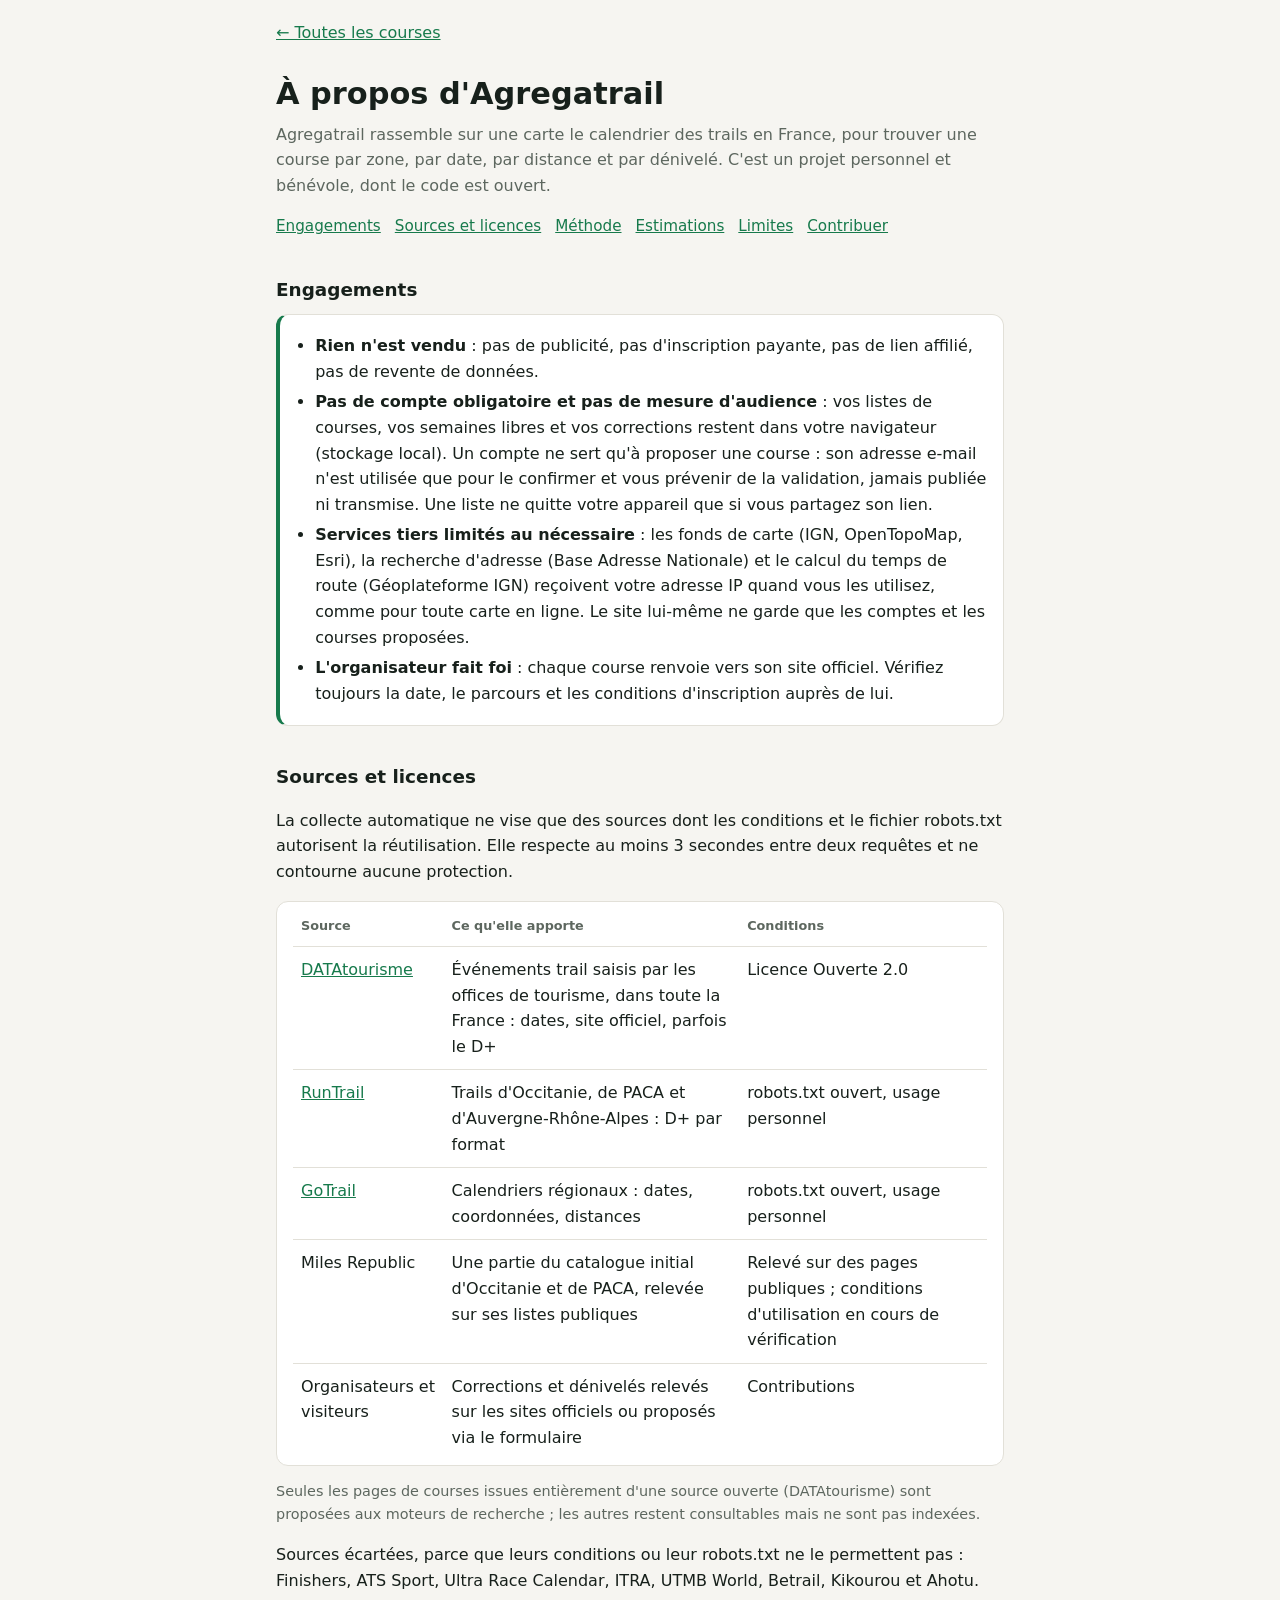
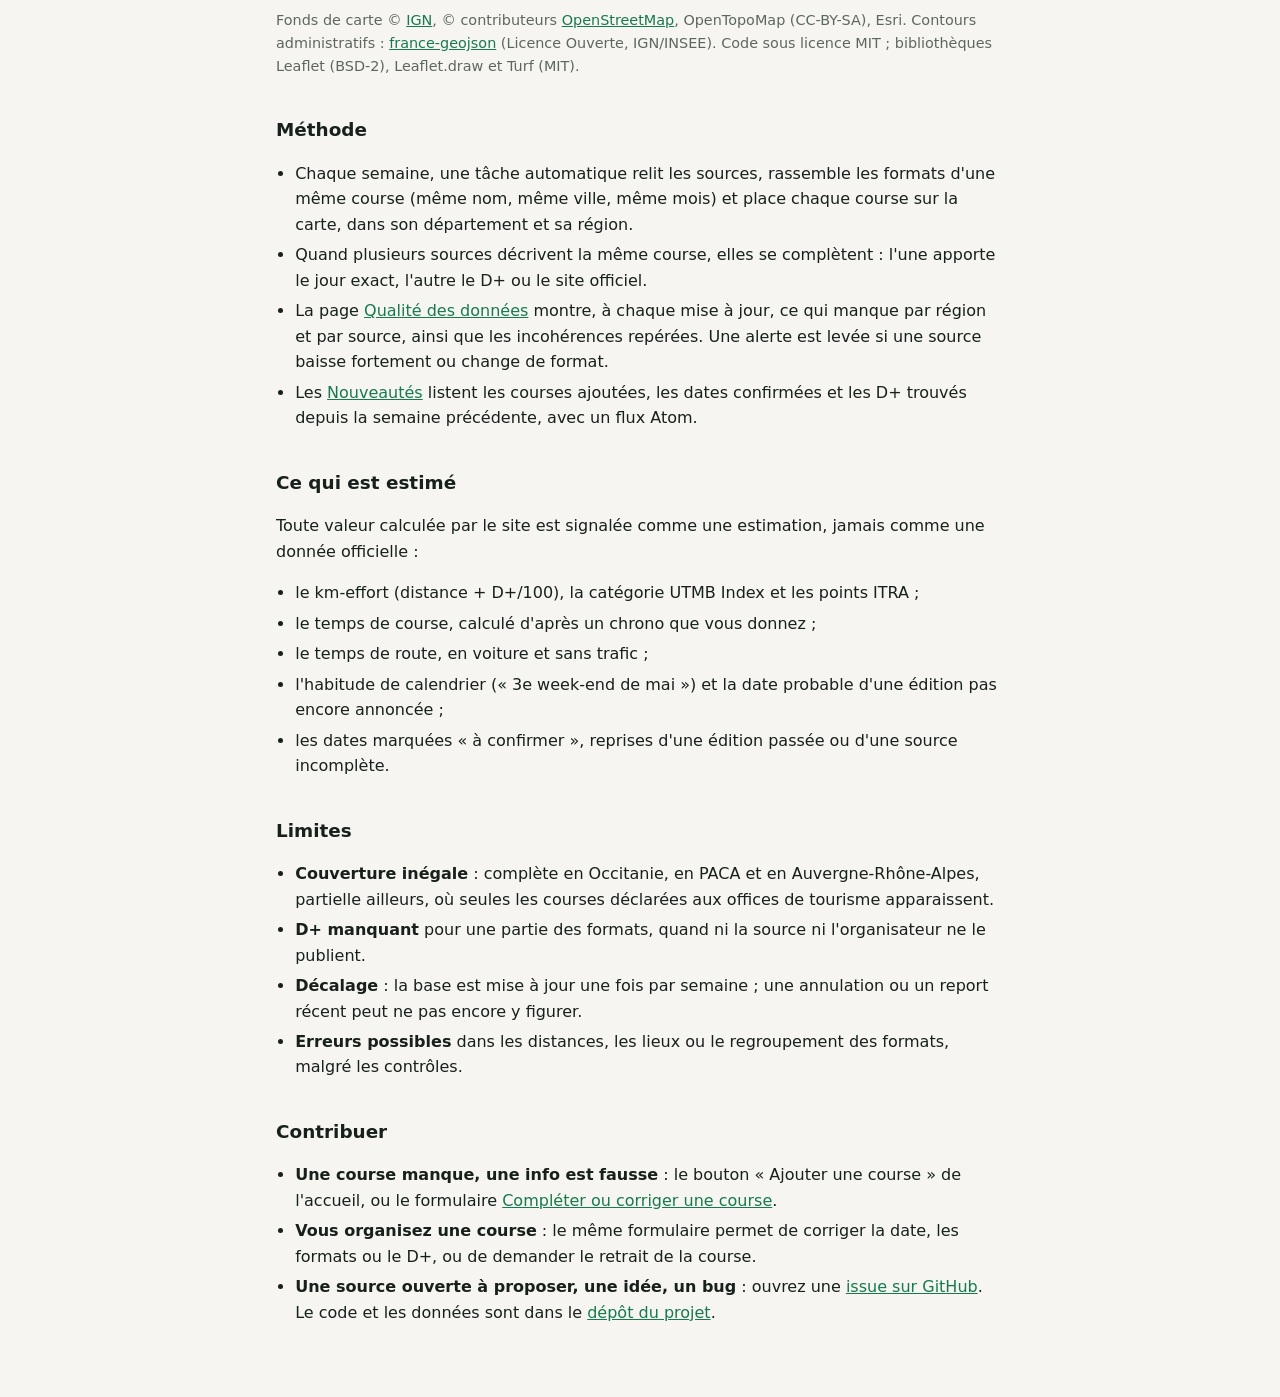
<file: site/a-propos/index.html>
<!doctype html>
<html lang="fr"><head><meta charset="utf-8"><meta name="viewport" content="width=device-width,initial-scale=1">
<title>À propos et sources · Agregatrail</title>
<meta name="description" content="Comment Agregatrail rassemble le calendrier des trails en France : sources et licences, méthode, estimations, limites, comment contribuer. Gratuit, sans publicité ni compte.">
<link rel="canonical" href="https://gcsys.github.io/TRAIL-AGREGATOR/a-propos/">
<meta property="og:title" content="À propos et sources · Agregatrail">
<meta property="og:description" content="Sources, méthode, limites et contributions. Gratuit, sans publicité ni compte.">
<meta property="og:type" content="website"><meta property="og:url" content="https://gcsys.github.io/TRAIL-AGREGATOR/a-propos/">
<style>
:root{--bg:#f6f5f1;--card:#fff;--fg:#17201b;--muted:#5d675f;--border:#e2e0d8;--accent:#177a4c}
@media (prefers-color-scheme:dark){:root{--bg:#101512;--card:#18201b;--fg:#e8ece8;--muted:#9aa59d;--border:#2a342e;--accent:#4cc38a}}
*{box-sizing:border-box}body{margin:0;background:var(--bg);color:var(--fg);font:16px/1.6 system-ui,-apple-system,"Segoe UI",sans-serif}
.wrap{max-width:760px;margin:0 auto;padding:20px 16px 56px}a{color:var(--accent)}
h1{font-size:1.9rem;line-height:1.2;margin:1em 0 .3em}h2{font-size:1.15rem;margin:2em 0 .5em}
.intro{color:var(--muted);margin:0 0 1em}ul{padding-left:1.2em}li{margin:.3em 0}
.card{background:var(--card);border:1px solid var(--border);border-radius:12px;padding:4px 16px;overflow-x:auto}
table{width:100%;border-collapse:collapse}th,td{text-align:left;padding:10px 8px;border-bottom:1px solid var(--border);vertical-align:top}
tr:last-child td{border-bottom:0}th{font-size:.8rem;color:var(--muted);font-weight:600}
.engage{background:var(--card);border:1px solid var(--border);border-left:4px solid var(--accent);border-radius:12px;padding:12px 16px}
.engage ul{margin:.4em 0}.note{color:var(--muted);font-size:.9rem}
@media (max-width:560px){.card thead{display:none}.card tr{display:block;padding:10px 0;border-bottom:1px solid var(--border)}
.card tr:last-child{border-bottom:0}.card td{display:block;border:0;padding:2px 0}.card td:first-child{font-weight:600}
.card td:last-child{color:var(--muted);font-size:.9rem}}
nav.sommaire{display:flex;flex-wrap:wrap;gap:6px 14px;font-size:.95rem}
</style></head><body><main class="wrap">
<a href="../">← Toutes les courses</a>
<h1>À propos d'Agregatrail</h1>
<p class="intro">Agregatrail rassemble sur une carte le calendrier des trails en France, pour trouver une course
par zone, par date, par distance et par dénivelé. C'est un projet personnel et bénévole, dont le code est
ouvert.</p>
<nav class="sommaire" aria-label="Sur cette page">
  <a href="#engagements">Engagements</a><a href="#sources">Sources et licences</a><a href="#methode">Méthode</a>
  <a href="#estimations">Estimations</a><a href="#limites">Limites</a><a href="#contribuer">Contribuer</a>
</nav>

<h2 id="engagements">Engagements</h2>
<div class="engage"><ul>
  <li><b>Rien n'est vendu</b> : pas de publicité, pas d'inscription payante, pas de lien affilié, pas de revente de données.</li>
  <li><b>Pas de compte obligatoire et pas de mesure d'audience</b> : vos listes de courses, vos semaines libres et vos
    corrections restent dans votre navigateur (stockage local). Un compte ne sert qu'à proposer une course : son
    adresse e-mail n'est utilisée que pour le confirmer et vous prévenir de la validation, jamais publiée ni transmise. Une liste ne quitte votre appareil que si vous
    partagez son lien.</li>
  <li><b>Services tiers limités au nécessaire</b> : les fonds de carte (IGN, OpenTopoMap, Esri), la recherche
    d'adresse (Base Adresse Nationale) et le calcul du temps de route (Géoplateforme IGN) reçoivent votre adresse
    IP quand vous les utilisez, comme pour toute carte en ligne. Le site lui-même ne garde que les comptes et les courses proposées.</li>
  <li><b>L'organisateur fait foi</b> : chaque course renvoie vers son site officiel. Vérifiez toujours la date,
    le parcours et les conditions d'inscription auprès de lui.</li>
</ul></div>

<h2 id="sources">Sources et licences</h2>
<p>La collecte automatique ne vise que des sources dont les conditions et le fichier robots.txt autorisent la
réutilisation. Elle respecte au moins 3 secondes entre deux requêtes et ne contourne aucune protection.</p>
<div class="card"><table>
<thead><tr><th>Source</th><th>Ce qu'elle apporte</th><th>Conditions</th></tr></thead>
<tbody>
<tr><td><a href="https://www.data.gouv.fr/fr/datasets/datatourisme-2/">DATAtourisme</a></td><td>Événements trail saisis par les offices de tourisme, dans toute la France : dates, site officiel, parfois le D+</td><td>Licence Ouverte 2.0</td></tr>
<tr><td><a href="https://www.runtrail.run">RunTrail</a></td><td>Trails d'Occitanie, de PACA et d'Auvergne-Rhône-Alpes : D+ par format</td><td>robots.txt ouvert, usage personnel</td></tr>
<tr><td><a href="https://gotrail.run">GoTrail</a></td><td>Calendriers régionaux : dates, coordonnées, distances</td><td>robots.txt ouvert, usage personnel</td></tr>
<tr><td>Miles Republic</td><td>Une partie du catalogue initial d'Occitanie et de PACA, relevée sur ses listes publiques</td><td>Relevé sur des pages publiques ; conditions d'utilisation en cours de vérification</td></tr>
<tr><td>Organisateurs et visiteurs</td><td>Corrections et dénivelés relevés sur les sites officiels ou proposés via le formulaire</td><td>Contributions</td></tr>
</tbody></table></div>
<p class="note">Seules les pages de courses issues entièrement d'une source ouverte (DATAtourisme) sont proposées aux
moteurs de recherche ; les autres restent consultables mais ne sont pas indexées.</p>
<p>Sources écartées, parce que leurs conditions ou leur robots.txt ne le permettent pas : Finishers, ATS Sport,
Ultra Race Calendar, ITRA, UTMB World, Betrail, Kikourou et Ahotu.</p>
<p class="note">Fonds de carte © <a href="https://www.ign.fr/">IGN</a>, © contributeurs
<a href="https://www.openstreetmap.org/copyright">OpenStreetMap</a>, OpenTopoMap (CC-BY-SA), Esri.
Contours administratifs : <a href="https://github.com/gregoiredavid/france-geojson">france-geojson</a>
(Licence Ouverte, IGN/INSEE). Code sous licence MIT ; bibliothèques Leaflet (BSD-2), Leaflet.draw et Turf (MIT).</p>

<h2 id="methode">Méthode</h2>
<ul>
  <li>Chaque semaine, une tâche automatique relit les sources, rassemble les formats d'une même course
    (même nom, même ville, même mois) et place chaque course sur la carte, dans son département et sa région.</li>
  <li>Quand plusieurs sources décrivent la même course, elles se complètent : l'une apporte le jour exact,
    l'autre le D+ ou le site officiel.</li>
  <li>La page <a href="../qualite/">Qualité des données</a> montre, à chaque mise à jour, ce qui manque par région
    et par source, ainsi que les incohérences repérées. Une alerte est levée si une source baisse fortement ou
    change de format.</li>
  <li>Les <a href="../nouveautes/">Nouveautés</a> listent les courses ajoutées, les dates confirmées et les D+
    trouvés depuis la semaine précédente, avec un flux Atom.</li>
</ul>

<h2 id="estimations">Ce qui est estimé</h2>
<p>Toute valeur calculée par le site est signalée comme une estimation, jamais comme une donnée officielle :</p>
<ul>
  <li>le km-effort (distance + D+/100), la catégorie UTMB Index et les points ITRA ;</li>
  <li>le temps de course, calculé d'après un chrono que vous donnez ;</li>
  <li>le temps de route, en voiture et sans trafic ;</li>
  <li>l'habitude de calendrier (« 3e week-end de mai ») et la date probable d'une édition pas encore annoncée ;</li>
  <li>les dates marquées « à confirmer », reprises d'une édition passée ou d'une source incomplète.</li>
</ul>

<h2 id="limites">Limites</h2>
<ul>
  <li><b>Couverture inégale</b> : complète en Occitanie, en PACA et en Auvergne-Rhône-Alpes, partielle ailleurs,
    où seules les courses déclarées aux offices de tourisme apparaissent.</li>
  <li><b>D+ manquant</b> pour une partie des formats, quand ni la source ni l'organisateur ne le publient.</li>
  <li><b>Décalage</b> : la base est mise à jour une fois par semaine ; une annulation ou un report récent peut ne
    pas encore y figurer.</li>
  <li><b>Erreurs possibles</b> dans les distances, les lieux ou le regroupement des formats, malgré les contrôles.</li>
</ul>

<h2 id="contribuer">Contribuer</h2>
<ul>
  <li><b>Une course manque, une info est fausse</b> : le bouton « Ajouter une course » de l'accueil, ou le formulaire
    <a href="https://github.com/gcsys/TRAIL-AGREGATOR/issues/new?template=completer-course.yml">Compléter ou corriger une course</a>.</li>
  <li><b>Vous organisez une course</b> : le même formulaire permet de corriger la date, les formats ou le D+, ou de
    demander le retrait de la course.</li>
  <li><b>Une source ouverte à proposer, une idée, un bug</b> : ouvrez une
    <a href="https://github.com/gcsys/TRAIL-AGREGATOR/issues">issue sur GitHub</a>. Le code et les données
    sont dans le <a href="https://github.com/gcsys/TRAIL-AGREGATOR">dépôt du projet</a>.</li>
</ul>
</main></body></html>
</file>
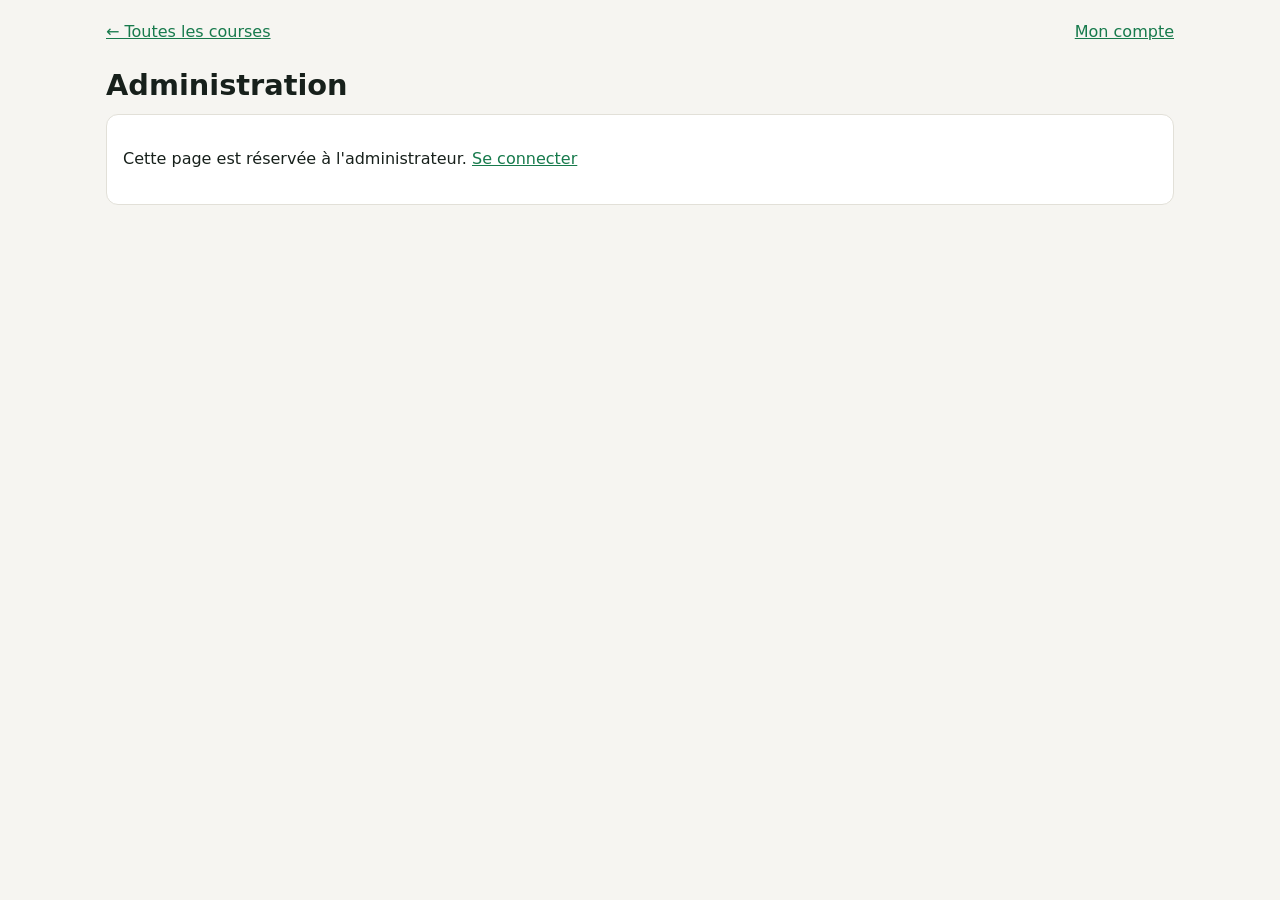
<file: site/admin/index.html>
<!doctype html>
<html lang="fr"><head><meta charset="utf-8"><meta name="viewport" content="width=device-width,initial-scale=1">
<title>Administration · Agregatrail</title>
<meta name="robots" content="noindex">
<link rel="stylesheet" href="../espace.css?v=__BUILD__">
<style>
.ev .formats{margin:6px 0}.ev .fmt{display:flex;flex-wrap:wrap;gap:4px 10px;align-items:baseline;padding:4px 0}
.ev .fmt .edit{margin-left:auto}
.ev form.modif{background:var(--bg);border-radius:10px;padding:4px 12px 12px;margin:6px 0}
.ev .note-admin{max-width:420px}
.compte{font-size:.8rem;background:var(--border);border-radius:999px;padding:0 7px;margin-left:4px}
</style>
</head><body><main class="wrap large" id="contenu">
<div class="haut"><a href="../">← Toutes les courses</a><a href="../compte/">Mon compte</a></div>
<h1>Administration</h1>
<div class="msg" id="msg" role="status" aria-live="polite"></div>
<p id="chargement" class="note">Chargement…</p>
<div id="refus" class="card" hidden><p>Cette page est réservée à l'administrateur. <a href="../compte/?retour=admin/">Se connecter</a></p></div>

<div id="admin" hidden>
  <div class="onglets" role="tablist">
    <button type="button" role="tab" data-vue="attente" aria-selected="true">À valider<span class="compte" id="n-attente">0</span></button>
    <button type="button" role="tab" data-vue="publiee" aria-selected="false">Publiées<span class="compte" id="n-publiee">0</span></button>
    <button type="button" role="tab" data-vue="refusee" aria-selected="false">Refusées<span class="compte" id="n-refusee">0</span></button>
    <button type="button" role="tab" data-vue="membres" aria-selected="false">Membres</button>
    <button type="button" role="tab" data-vue="donnees" aria-selected="false">Import / export</button>
  </div>

  <section id="v-courses" class="card"></section>

  <section id="v-membres" class="card" hidden><div class="tableau"><table>
    <thead><tr><th>Membre</th><th>Inscrit le</th><th>Courses</th><th>État</th><th></th></tr></thead><tbody id="membres"></tbody></table></div></section>

  <section id="v-donnees" hidden>
    <div class="card">
      <h2 style="margin-top:0">Exporter</h2>
      <p class="note">Fichiers CSV (séparateur virgule, UTF-8) qui s'ouvrent dans un tableur.</p>
      <div class="actions">
        <a class="btn" href="../api/admin.php?action=export">Courses ajoutées sur le site</a>
        <a class="btn" href="../api/admin.php?action=catalogue">Toute la base publiée</a>
      </div>
    </div>
    <form class="card" id="f-import">
      <h2 style="margin-top:0">Importer des courses</h2>
      <p class="note">Même colonnes que l'export « Courses ajoutées » (au minimum nom, date, ville, distance_km).
      Une ligne dont l'id est « membre-123 » met à jour cette course ; une ligne sans id est ajoutée et publiée.
      La colonne statut (attente, publiee, refusee) est respectée si elle est remplie. Le séparateur point-virgule
      d'Excel est accepté.</p>
      <label for="fichier">Fichier CSV</label><input id="fichier" name="fichier" type="file" accept=".csv,text/csv" required>
      <label class="check"><input type="checkbox" name="essai" value="1" checked>Simuler seulement (rien n'est enregistré)</label>
      <div class="actions"><button class="btn primaire">Importer</button></div>
      <div id="import-res"></div>
    </form>
    <div class="card note">
      <b>Mise à jour de la base principale.</b> Chaque lundi, la collecte des sources met à jour la base et le site
      est renvoyé sur l'hébergement. Les courses publiées ici apparaissent tout de suite sur la carte, puis entrent
      dans la base principale (pages par course, doublons, qualité) à la mise à jour suivante.
    </div>
  </section>
</div>
</main>
<script src="../session.js?v=__BUILD__"></script>
<script src="admin.js?v=__BUILD__"></script>
</body></html>
</file>
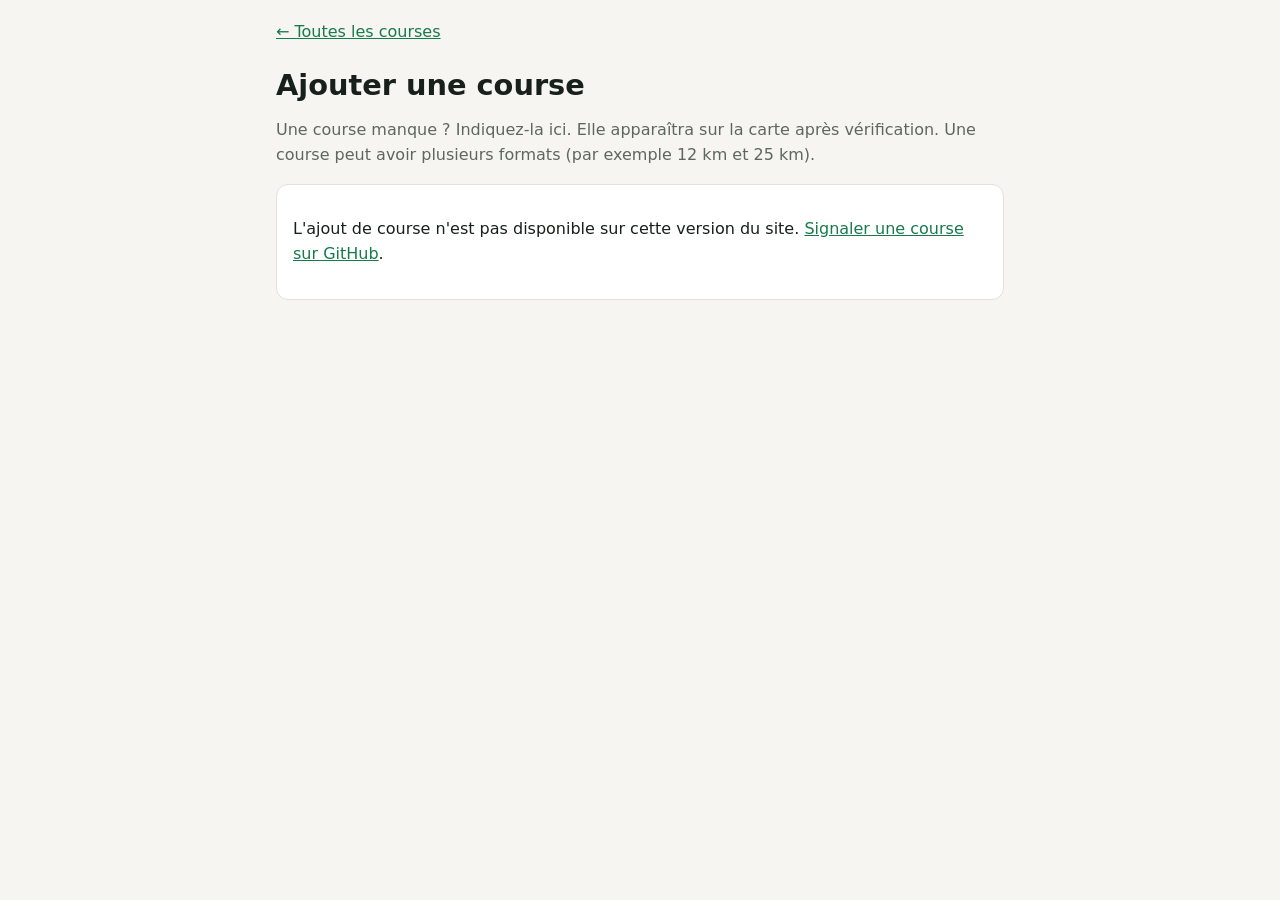
<file: site/ajouter/index.html>
<!doctype html>
<html lang="fr"><head><meta charset="utf-8"><meta name="viewport" content="width=device-width,initial-scale=1">
<title>Ajouter une course · Agregatrail</title>
<meta name="robots" content="noindex">
<link rel="stylesheet" href="../espace.css?v=__BUILD__">
<style>
.sugg{list-style:none;margin:4px 0 0;padding:0;border:1px solid var(--border);border-radius:8px;background:var(--card);overflow:hidden}
.sugg button{display:block;width:100%;text-align:left;padding:10px 12px;min-height:44px;border:0;border-bottom:1px solid var(--border);background:none;color:inherit;font:inherit;cursor:pointer}
.sugg li:last-child button{border-bottom:0}.sugg button:hover,.sugg button:focus{background:var(--bg)}
.trouvee{font-size:.88rem;color:var(--accent);margin-top:4px}
</style>
</head><body><main class="wrap" id="contenu">
<a href="../">← Toutes les courses</a>
<h1>Ajouter une course</h1>
<p class="intro">Une course manque ? Indiquez-la ici. Elle apparaîtra sur la carte après vérification.
Une course peut avoir plusieurs formats (par exemple 12 km et 25 km).</p>
<div class="msg" id="msg" role="status" aria-live="polite"></div>
<p id="chargement" class="note">Chargement…</p>
<div id="indispo" class="card" hidden><p>L'ajout de course n'est pas disponible sur cette version du site.
<a href="https://github.com/gcsys/TRAIL-AGREGATOR/issues/new?template=completer-course.yml" rel="noopener">Signaler une course sur GitHub</a>.</p></div>
<div id="anonyme" class="card" hidden>
  <p>Pour proposer une course, connectez-vous ou créez un compte gratuit. Il suffit d'une adresse e-mail.</p>
  <div class="actions"><a class="btn primaire" href="../compte/?retour=ajouter/">Se connecter</a>
    <a class="btn" href="../compte/?inscription=1&amp;retour=ajouter/">Créer un compte</a></div>
</div>
<div id="merci" class="card" hidden>
  <p id="merci-txt"></p>
  <div class="actions"><button type="button" class="btn primaire" id="encore">Ajouter une autre course</button>
    <a class="btn" href="../compte/">Voir mes propositions</a></div>
</div>

<form id="form" hidden novalidate>
  <div class="card">
    <h2 style="margin-top:0">L'événement</h2>
    <label for="nom">Nom de la course</label>
    <input id="nom" name="nom" required minlength="3" maxlength="160" placeholder="Trail des Crêtes">
    <div class="grille">
      <div><label for="date">Date</label><input id="date" name="date" type="date" required></div>
      <div><label for="heure_depart">Heure de départ <span class="opt">(facultatif)</span></label><input id="heure_depart" name="heure_depart" type="time"></div>
    </div>
    <label for="ville">Commune de départ</label>
    <input id="ville" name="ville" required autocomplete="off" aria-autocomplete="list" aria-controls="sugg" placeholder="Tapez le nom de la commune">
    <ul class="sugg" id="sugg" hidden></ul>
    <div class="trouvee" id="trouvee" hidden></div>
    <label for="site_web">Site officiel <span class="opt">(facultatif)</span></label>
    <input id="site_web" name="site_web" type="url" inputmode="url" placeholder="https://">
    <label for="lien_inscription">Page d'inscription <span class="opt">(facultatif)</span></label>
    <input id="lien_inscription" name="lien_inscription" type="url" inputmode="url" placeholder="https://">
    <label for="organisateur">Organisateur <span class="opt">(facultatif)</span></label>
    <input id="organisateur" name="organisateur" maxlength="160">
    <div class="grille">
      <div><label for="type">Type</label><select id="type" name="type">
        <option value="trail">Trail</option><option value="ultra">Ultra-trail</option><option value="course nature">Course nature</option>
        <option value="kv">Kilomètre vertical</option><option value="skyrace">Skyrace</option><option value="autre">Autre</option></select></div>
      <div><label class="check" style="margin-top:38px"><input type="checkbox" name="nocturne" value="1">Course de nuit</label></div>
    </div>
    <label class="check"><input type="checkbox" name="date_confirmee" value="1" checked>La date est confirmée par l'organisateur</label>
  </div>

  <div class="card">
    <h2 style="margin-top:0">Les formats</h2>
    <div id="formats"></div>
    <button type="button" class="btn" id="plus-format">+ Ajouter un format</button>
  </div>

  <div class="card">
    <label for="notes">Remarque pour l'administrateur <span class="opt">(facultatif)</span></label>
    <textarea id="notes" name="notes" maxlength="1000" placeholder="Source de l'information, précisions…"></textarea>
    <div class="actions"><button class="btn primaire" id="envoyer">Envoyer la course</button></div>
  </div>
</form>

<template id="tpl-format">
  <div class="format">
    <div class="tete"><span class="titre">Format</span><button type="button" class="linkish retirer">Retirer</button></div>
    <div class="grille">
      <div><label>Nom du format <span class="opt">(facultatif)</span><input name="course" maxlength="120" placeholder="Le Grand Trail"></label></div>
      <div><label>Distance (km)<input name="distance_km" inputmode="decimal" required placeholder="25"></label></div>
      <div><label>Dénivelé positif (m) <span class="opt">(facultatif)</span><input name="denivele_pos_m" inputmode="numeric" placeholder="1200"></label></div>
      <div><label>Prix (€) <span class="opt">(facultatif)</span><input name="prix_eur" inputmode="decimal"></label></div>
    </div>
  </div>
</template>
</main>
<script src="../session.js?v=__BUILD__"></script>
<script src="ajouter.js?v=__BUILD__"></script>
</body></html>
</file>
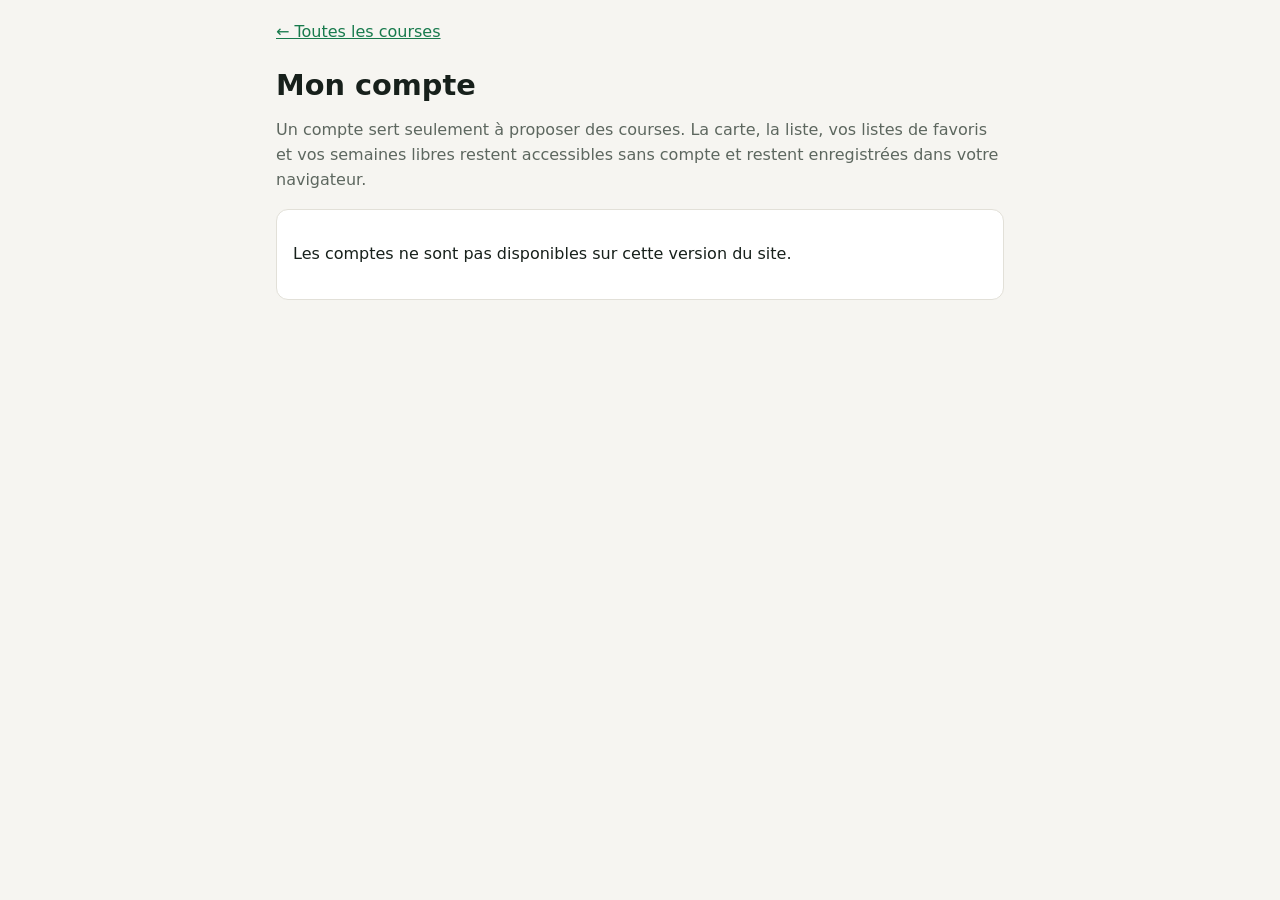
<file: site/compte/index.html>
<!doctype html>
<html lang="fr"><head><meta charset="utf-8"><meta name="viewport" content="width=device-width,initial-scale=1">
<title>Mon compte · Agregatrail</title>
<meta name="robots" content="noindex">
<link rel="stylesheet" href="../espace.css?v=__BUILD__">
</head><body><main class="wrap" id="contenu">
<a href="../">← Toutes les courses</a>
<h1>Mon compte</h1>
<p class="intro">Un compte sert seulement à proposer des courses. La carte, la liste, vos listes de favoris et vos
semaines libres restent accessibles sans compte et restent enregistrées dans votre navigateur.</p>
<div class="msg" id="msg" role="status" aria-live="polite"></div>

<p id="chargement" class="note">Chargement…</p>
<div id="indispo" class="card" hidden><p>Les comptes ne sont pas disponibles sur cette version du site.</p></div>

<!-- Visiteur -->
<section id="visiteur" hidden>
  <div class="onglets" role="tablist">
    <button type="button" role="tab" id="t-connexion" aria-controls="f-connexion" aria-selected="true">Se connecter</button>
    <button type="button" role="tab" id="t-inscription" aria-controls="f-inscription" aria-selected="false">Créer un compte</button>
  </div>
  <form class="card" id="f-connexion" role="tabpanel" aria-labelledby="t-connexion">
    <label for="c-email">Adresse e-mail</label><input id="c-email" name="email" type="email" autocomplete="email" required>
    <label for="c-mdp">Mot de passe</label><input id="c-mdp" name="mdp" type="password" autocomplete="current-password" required>
    <div class="actions"><button class="btn primaire">Se connecter</button>
      <button type="button" class="linkish" id="vers-oubli">Mot de passe oublié ?</button></div>
  </form>
  <form class="card" id="f-inscription" role="tabpanel" aria-labelledby="t-inscription" hidden>
    <label for="i-nom">Nom ou pseudo <span class="opt">(affiché à l'administrateur seulement)</span></label>
    <input id="i-nom" name="nom" autocomplete="nickname" required minlength="2" maxlength="80">
    <label for="i-email">Adresse e-mail</label><input id="i-email" name="email" type="email" autocomplete="email" required>
    <label for="i-mdp">Mot de passe <span class="opt">(10 caractères au moins)</span></label>
    <input id="i-mdp" name="mdp" type="password" autocomplete="new-password" required minlength="10">
    <p class="note">Votre adresse sert uniquement à confirmer le compte, à vous prévenir quand une course que vous avez
    proposée est validée et à changer de mot de passe. Elle n'est ni publiée ni transmise.</p>
    <div class="actions"><button class="btn primaire">Créer mon compte</button></div>
  </form>
  <form class="card" id="f-oubli" hidden>
    <h2>Mot de passe oublié</h2>
    <label for="o-email">Adresse e-mail du compte</label><input id="o-email" name="email" type="email" autocomplete="email" required>
    <div class="actions"><button class="btn primaire">Recevoir un lien</button><button type="button" class="btn" id="oubli-annuler">Annuler</button></div>
  </form>
</section>

<form class="card" id="f-reset" hidden>
  <h2>Choisir un nouveau mot de passe</h2>
  <label for="r-mdp">Nouveau mot de passe <span class="opt">(10 caractères au moins)</span></label>
  <input id="r-mdp" name="mdp" type="password" autocomplete="new-password" required minlength="10">
  <div class="actions"><button class="btn primaire">Enregistrer</button></div>
</form>

<!-- Membre connecté -->
<section id="membre" hidden>
  <div class="card haut">
    <div><b id="m-nom"></b><br><span class="note" id="m-email"></span></div>
    <div class="actions" style="margin:0">
      <a class="btn primaire" href="../ajouter/">Ajouter une course</a>
      <a class="btn" href="../admin/" id="m-admin" hidden>Administration</a>
      <button type="button" class="btn" id="deconnexion">Se déconnecter</button>
    </div>
  </div>
  <h2>Mes propositions</h2>
  <div class="card" id="mes"><p class="note">Aucune course proposée pour l'instant.</p></div>
</section>
</main>
<script src="../session.js?v=__BUILD__"></script>
<script src="compte.js?v=__BUILD__"></script>
</body></html>
</file>
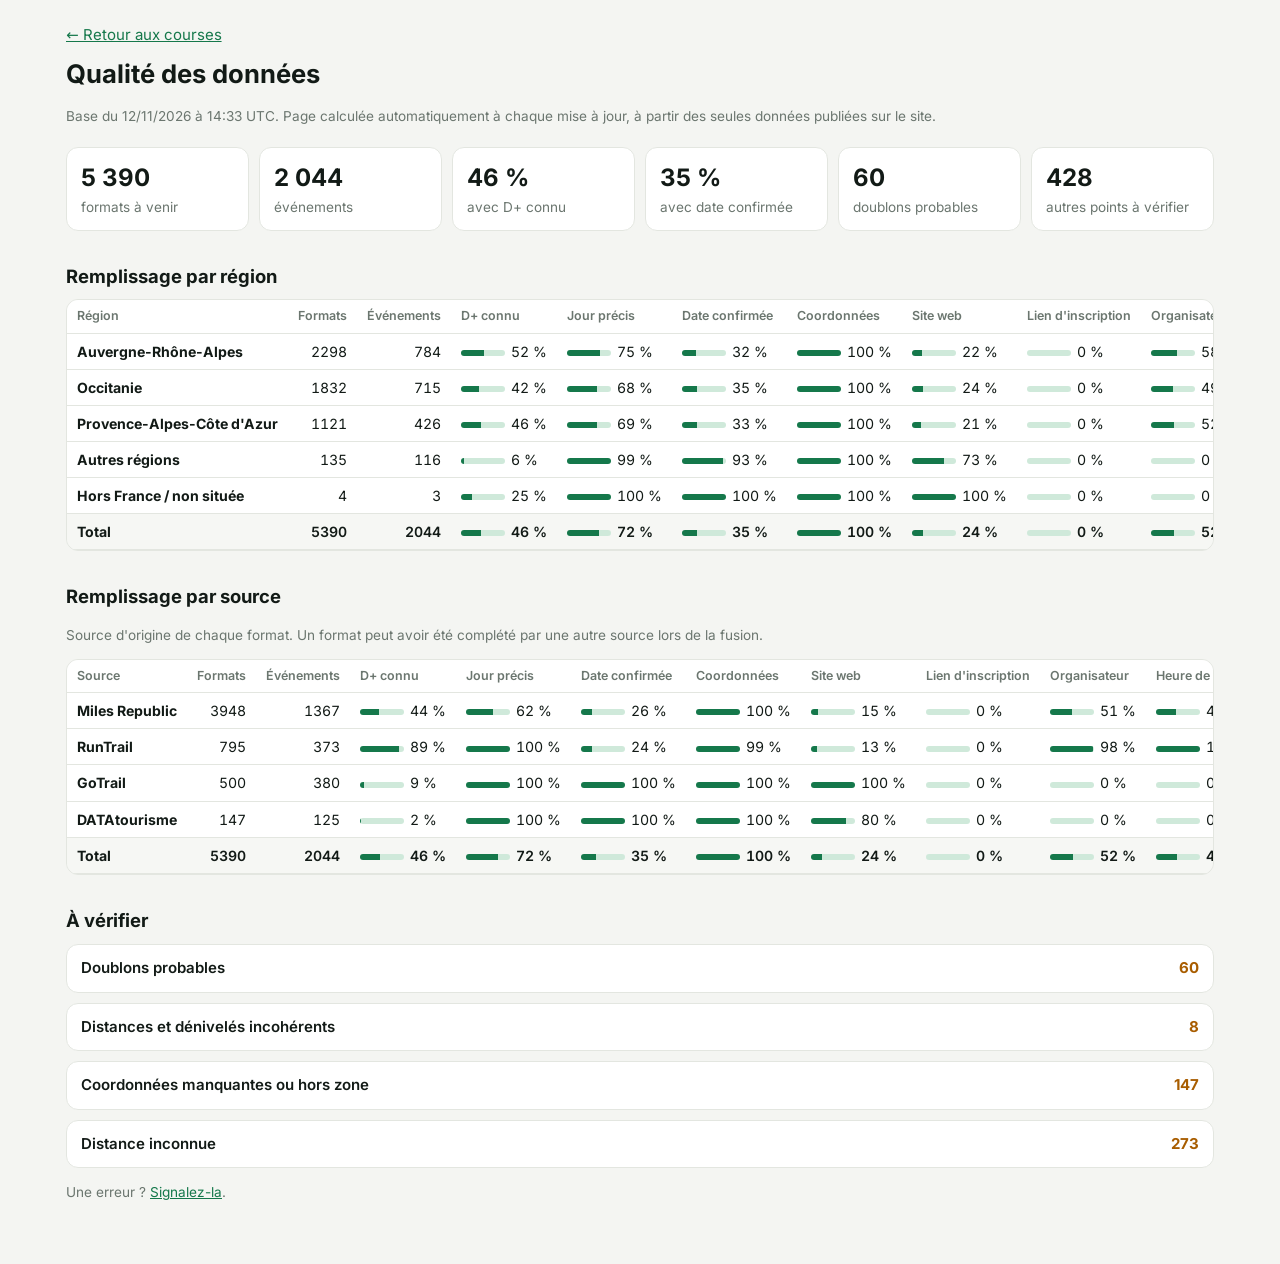
<file: site/qualite/index.html>
<!doctype html>
<html lang="fr"><head><meta charset="utf-8"><meta name="viewport" content="width=device-width,initial-scale=1">
<title>Qualité des données · Agregatrail</title><meta name="robots" content="noindex">
<style>
@font-face{font-family:Inter;src:url(../fonts/inter-latin-wght.woff2) format("woff2");font-weight:100 900;font-display:swap}
:root{--bg:#f4f5f2;--surface:#fff;--surface-2:#f6f7f4;--text:#121a16;--muted:#6b766f;--border:#e3e6e0;--primary:#15784b;--bar:#cfe9da;--warn:#a85d00}
@media (prefers-color-scheme:dark){:root{--bg:#0f1512;--surface:#171f1b;--surface-2:#1d2622;--text:#e8eee9;--muted:#9aa69f;--border:#2a3530;--primary:#4fcf8c;--bar:#21432f;--warn:#f2b05e}}
*{box-sizing:border-box}
body{margin:0;background:var(--bg);color:var(--text);font:15px/1.5 Inter,system-ui,sans-serif}
.wrap{max-width:1180px;margin:0 auto;padding:24px 16px 48px}
a{color:var(--primary)}
h1{font-size:1.6rem;margin:8px 0 4px}h2{font-size:1.15rem;margin:32px 0 8px}
.note,.dim{color:var(--muted);font-size:.85rem}
.kpis{display:grid;grid-template-columns:repeat(auto-fit,minmax(150px,1fr));gap:10px;margin:20px 0}
.kpi{background:var(--surface);border:1px solid var(--border);border-radius:12px;padding:12px 14px}
.kpi b{display:block;font-size:1.5rem}.kpi span{color:var(--muted);font-size:.85rem}
.scroll{overflow-x:auto;background:var(--surface);border:1px solid var(--border);border-radius:12px}
table{border-collapse:collapse;width:100%;font-size:.88rem}
th,td{padding:7px 10px;border-bottom:1px solid var(--border);text-align:left;vertical-align:top}
thead th{font-size:.78rem;color:var(--muted);font-weight:600;white-space:nowrap}
tbody th{white-space:nowrap}td.n{text-align:right;font-variant-numeric:tabular-nums}
tbody td:not(.n){white-space:nowrap;position:relative;font-variant-numeric:tabular-nums}
.bar{display:inline-block;width:44px;height:6px;border-radius:3px;margin-right:6px;vertical-align:middle;
  background:linear-gradient(90deg,var(--primary) var(--p),var(--bar) var(--p))}
tr.total{background:var(--surface-2);font-weight:600}
.anom{margin:10px 0}.anom summary{cursor:pointer;display:flex;justify-content:space-between;gap:12px;padding:12px 14px;
  background:var(--surface);border:1px solid var(--border);border-radius:12px;font-weight:600}
.anom summary b{color:var(--warn)}.anom[open] summary{margin-bottom:8px}
.anom td:not(.n){white-space:normal}.anom td.d:not(.n){white-space:nowrap;font-variant-numeric:tabular-nums}
.why{color:var(--warn);font-size:.85rem}td.why{width:22%;min-width:140px}
@media (max-width:640px){.anom tr{display:block;border-bottom:1px solid var(--border)}.anom td{display:block;border:0;padding:4px 12px}
  .anom td:first-child{padding-top:10px}.anom td:last-child{padding-bottom:10px}}
</style></head><body><main class="wrap">
<a href="../">← Retour aux courses</a>
<h1>Qualité des données</h1>
<p class="note">Base du 12/11/2026 à 14:33 UTC. Page calculée automatiquement à chaque mise à jour, à partir des seules données publiées sur le site.</p>
<div class="kpis"><div class="kpi"><b>5 390</b><span>formats à venir</span></div><div class="kpi"><b>2 044</b><span>événements</span></div><div class="kpi"><b>46 %</b><span>avec D+ connu</span></div><div class="kpi"><b>35 %</b><span>avec date confirmée</span></div><div class="kpi"><b>60</b><span>doublons probables</span></div><div class="kpi"><b>428</b><span>autres points à vérifier</span></div></div>
<h2>Remplissage par région</h2>
<div class="scroll"><table><thead><tr><th>Région</th><th>Formats</th><th>Événements</th><th>D+ connu</th><th>Jour précis</th><th>Date confirmée</th><th>Coordonnées</th><th>Site web</th><th>Lien d&#x27;inscription</th><th>Organisateur</th><th>Heure de départ</th></tr></thead><tbody><tr><th>Auvergne-Rhône-Alpes</th><td class=n>2298</td><td class=n>784</td><td><span class="bar" style="--p:52%"></span>52 %</td><td><span class="bar" style="--p:75%"></span>75 %</td><td><span class="bar" style="--p:32%"></span>32 %</td><td><span class="bar" style="--p:100%"></span>100 %</td><td><span class="bar" style="--p:22%"></span>22 %</td><td><span class="bar" style="--p:0%"></span>0 %</td><td><span class="bar" style="--p:58%"></span>58 %</td><td><span class="bar" style="--p:53%"></span>53 %</td></tr><tr><th>Occitanie</th><td class=n>1832</td><td class=n>715</td><td><span class="bar" style="--p:42%"></span>42 %</td><td><span class="bar" style="--p:68%"></span>68 %</td><td><span class="bar" style="--p:35%"></span>35 %</td><td><span class="bar" style="--p:100%"></span>100 %</td><td><span class="bar" style="--p:24%"></span>24 %</td><td><span class="bar" style="--p:0%"></span>0 %</td><td><span class="bar" style="--p:49%"></span>49 %</td><td><span class="bar" style="--p:46%"></span>46 %</td></tr><tr><th>Provence-Alpes-Côte d&#x27;Azur</th><td class=n>1121</td><td class=n>426</td><td><span class="bar" style="--p:46%"></span>46 %</td><td><span class="bar" style="--p:69%"></span>69 %</td><td><span class="bar" style="--p:33%"></span>33 %</td><td><span class="bar" style="--p:100%"></span>100 %</td><td><span class="bar" style="--p:21%"></span>21 %</td><td><span class="bar" style="--p:0%"></span>0 %</td><td><span class="bar" style="--p:52%"></span>52 %</td><td><span class="bar" style="--p:48%"></span>48 %</td></tr><tr><th>Autres régions</th><td class=n>135</td><td class=n>116</td><td><span class="bar" style="--p:6%"></span>6 %</td><td><span class="bar" style="--p:99%"></span>99 %</td><td><span class="bar" style="--p:93%"></span>93 %</td><td><span class="bar" style="--p:100%"></span>100 %</td><td><span class="bar" style="--p:73%"></span>73 %</td><td><span class="bar" style="--p:0%"></span>0 %</td><td><span class="bar" style="--p:0%"></span>0 %</td><td><span class="bar" style="--p:0%"></span>0 %</td></tr><tr><th>Hors France / non située</th><td class=n>4</td><td class=n>3</td><td><span class="bar" style="--p:25%"></span>25 %</td><td><span class="bar" style="--p:100%"></span>100 %</td><td><span class="bar" style="--p:100%"></span>100 %</td><td><span class="bar" style="--p:100%"></span>100 %</td><td><span class="bar" style="--p:100%"></span>100 %</td><td><span class="bar" style="--p:0%"></span>0 %</td><td><span class="bar" style="--p:0%"></span>0 %</td><td><span class="bar" style="--p:0%"></span>0 %</td></tr><tr class="total"><th>Total</th><td class=n>5390</td><td class=n>2044</td><td><span class="bar" style="--p:46%"></span>46 %</td><td><span class="bar" style="--p:72%"></span>72 %</td><td><span class="bar" style="--p:35%"></span>35 %</td><td><span class="bar" style="--p:100%"></span>100 %</td><td><span class="bar" style="--p:24%"></span>24 %</td><td><span class="bar" style="--p:0%"></span>0 %</td><td><span class="bar" style="--p:52%"></span>52 %</td><td><span class="bar" style="--p:48%"></span>48 %</td></tr></tbody></table></div>
<h2>Remplissage par source</h2>
<p class="note">Source d'origine de chaque format. Un format peut avoir été complété par une autre source lors de la fusion.</p>
<div class="scroll"><table><thead><tr><th>Source</th><th>Formats</th><th>Événements</th><th>D+ connu</th><th>Jour précis</th><th>Date confirmée</th><th>Coordonnées</th><th>Site web</th><th>Lien d&#x27;inscription</th><th>Organisateur</th><th>Heure de départ</th></tr></thead><tbody><tr><th>Miles Republic</th><td class=n>3948</td><td class=n>1367</td><td><span class="bar" style="--p:44%"></span>44 %</td><td><span class="bar" style="--p:62%"></span>62 %</td><td><span class="bar" style="--p:26%"></span>26 %</td><td><span class="bar" style="--p:100%"></span>100 %</td><td><span class="bar" style="--p:15%"></span>15 %</td><td><span class="bar" style="--p:0%"></span>0 %</td><td><span class="bar" style="--p:51%"></span>51 %</td><td><span class="bar" style="--p:45%"></span>45 %</td></tr><tr><th>RunTrail</th><td class=n>795</td><td class=n>373</td><td><span class="bar" style="--p:89%"></span>89 %</td><td><span class="bar" style="--p:100%"></span>100 %</td><td><span class="bar" style="--p:24%"></span>24 %</td><td><span class="bar" style="--p:99%"></span>99 %</td><td><span class="bar" style="--p:13%"></span>13 %</td><td><span class="bar" style="--p:0%"></span>0 %</td><td><span class="bar" style="--p:98%"></span>98 %</td><td><span class="bar" style="--p:100%"></span>100 %</td></tr><tr><th>GoTrail</th><td class=n>500</td><td class=n>380</td><td><span class="bar" style="--p:9%"></span>9 %</td><td><span class="bar" style="--p:100%"></span>100 %</td><td><span class="bar" style="--p:100%"></span>100 %</td><td><span class="bar" style="--p:100%"></span>100 %</td><td><span class="bar" style="--p:100%"></span>100 %</td><td><span class="bar" style="--p:0%"></span>0 %</td><td><span class="bar" style="--p:0%"></span>0 %</td><td><span class="bar" style="--p:0%"></span>0 %</td></tr><tr><th>DATAtourisme</th><td class=n>147</td><td class=n>125</td><td><span class="bar" style="--p:2%"></span>2 %</td><td><span class="bar" style="--p:100%"></span>100 %</td><td><span class="bar" style="--p:100%"></span>100 %</td><td><span class="bar" style="--p:100%"></span>100 %</td><td><span class="bar" style="--p:80%"></span>80 %</td><td><span class="bar" style="--p:0%"></span>0 %</td><td><span class="bar" style="--p:0%"></span>0 %</td><td><span class="bar" style="--p:0%"></span>0 %</td></tr><tr class="total"><th>Total</th><td class=n>5390</td><td class=n>2044</td><td><span class="bar" style="--p:46%"></span>46 %</td><td><span class="bar" style="--p:72%"></span>72 %</td><td><span class="bar" style="--p:35%"></span>35 %</td><td><span class="bar" style="--p:100%"></span>100 %</td><td><span class="bar" style="--p:24%"></span>24 %</td><td><span class="bar" style="--p:0%"></span>0 %</td><td><span class="bar" style="--p:52%"></span>52 %</td><td><span class="bar" style="--p:48%"></span>48 %</td></tr></tbody></table></div>
<h2>À vérifier</h2>
<details class="anom"><summary><span>Doublons probables</span><b>60</b></summary><p class="note">Deux événements différents dans la base, même jour (ou mois voisin si la date est au mois près), lieux à moins de 15 km, un mot distinctif du nom en commun et une distance proche. À vérifier avant de fusionner.</p><div class="scroll"><table><tr><td><a href="https://fr.milesrepublic.com/trail/provence-alpes-cote-d-azur" target="_blank" rel="noopener">Anguei&#x27;Run</a><br><span class=dim>14/11/2026 · Bormes-les-Mimosas · 7.24 km, 21.72 km, 43.44 km, 174 km · Miles Republic</span></td><td><a href="https://sportips.fr/inscription/ANG26" target="_blank" rel="noopener">Anguei&#x27;Run Infinite Trail</a><br><span class=dim>14/11/2026 · Manjastre · 7.24 km · GoTrail</span></td><td class=why>même jour, communes proches, nom quasi identique, sources différentes</td></tr><tr><td><a href="https://www.goat-trail.fr/" target="_blank" rel="noopener">Grand Origine Auvergne Trail</a><br><span class=dim>21/11/2026 · Cournon-d&#x27;Auvergne · 43 km · GoTrail</span></td><td><a href="https://www.runtrail.run/event/38247-grand-origine-auvergne-trail-goat" target="_blank" rel="noopener">Grand Origine Auvergne Trail - GOAT</a><br><span class=dim>21/11/2026 · Clermont-Ferrand · 3 km, 15 km, 25 km, 43 km · RunTrail</span></td><td class=why>même jour, communes proches, nom quasi identique, sources différentes</td></tr><tr><td><a href="https://fr.milesrepublic.com/trail/provence-alpes-cote-d-azur" target="_blank" rel="noopener">L&#x27;arcoise</a><br><span class=dim>22/11/2026 · Vidauban · 5 km, 10 km, 22 km, 30 km · Miles Republic, RunTrail</span></td><td><a href="https://sportips.fr/inscription/ARC26" target="_blank" rel="noopener">Trail L&#x27;arcoise</a><br><span class=dim>22/11/2026 · Les Arcs · 12 km · GoTrail</span></td><td class=why>même jour, communes proches, nom quasi identique, sources différentes</td></tr><tr><td><a href="https://fr.milesrepublic.com/trail/auvergne-rhone-alpes" target="_blank" rel="noopener">La Saintlo</a><br><span class=dim>01/2027 · Saint-Laurent-d&#x27;Agny · 10 km, 15 km · Miles Republic</span></td><td><a href="https://www.runtrail.run/event/14787-la-saint-lo" target="_blank" rel="noopener">La Saint Lo</a><br><span class=dim>17/01/2027 · Saint-Laurent-d&#x27;Agny · 3.5 km, 10 km, 15 km · RunTrail</span></td><td class=why>même mois, même commune, nom quasi identique, sources différentes</td></tr><tr><td><a href="https://fr.milesrepublic.com/trail/occitanie" target="_blank" rel="noopener">Beille Trail</a><br><span class=dim>03/01/2027 · Les Cabannes · 10 km, 20 km · Miles Republic</span></td><td><a href="https://vo2max09.fr/beille-trail/" target="_blank" rel="noopener">Beille Trail</a><br><span class=dim>03/01/2027 · Albiès · 10 km, 20 km · GoTrail</span></td><td class=why>même jour, communes proches, nom quasi identique, sources différentes</td></tr><tr><td><a href="https://www.ledevoluy.com/hiver/decouvrir-le-devoluy/les-temps-forts/devolice-trail/" target="_blank" rel="noopener">Dévol&#x27;ice Trail</a><br><span class=dim>03/01/2027 · Le Dévoluy · 7 km, 16 km · GoTrail</span></td><td><a href="https://fr.milesrepublic.com/trail/provence-alpes-cote-d-azur" target="_blank" rel="noopener">Dévol&#x27;ice trail</a><br><span class=dim>03/01/2027 · Dévoluy · 8 km, 16 km · Miles Republic</span></td><td class=why>même jour, communes proches, nom quasi identique, sources différentes</td></tr><tr><td><a href="https://new.sportsnconnect.com/client/events/4qoYzcTVLPH476ZyoDKnP1" target="_blank" rel="noopener">Trail du Dauphine Beauregard-Baret</a><br><span class=dim>17/01/2027 · Meymans · 8 km, 15 km · GoTrail</span></td><td><a href="https://www.runtrail.run/event/9494-trail-du-dauphine" target="_blank" rel="noopener">Trail du Dauphiné</a><br><span class=dim>17/01/2027 · Beauregard-Baret · 8 km, 15 km · RunTrail</span></td><td class=why>même jour, communes proches, nom quasi identique, sources différentes</td></tr><tr><td><a href="https://fr.milesrepublic.com/trail/auvergne-rhone-alpes" target="_blank" rel="noopener">Trail Blanc du Corbier</a><br><span class=dim>23/01/2027 · Villarembert · 5 km, 10 km · Miles Republic</span></td><td><a href="https://trailducorbier.com/trail-blanc-du-corbier/" target="_blank" rel="noopener">Trail Blanc du Corbier</a><br><span class=dim>23/01/2027 · Le Corbier · 5 km, 10 km · GoTrail</span></td><td class=why>même jour, communes proches, nom quasi identique, sources différentes</td></tr><tr><td><a href="https://sportips.fr/inscription/TCHANT27" target="_blank" rel="noopener">Trail Chantelle Sports Nature</a><br><span class=dim>23/01/2027 · Charroux · 30 km · GoTrail</span></td><td><a href="https://fr.milesrepublic.com/trail/auvergne-rhone-alpes" target="_blank" rel="noopener">Trail Chantelle sports nature</a><br><span class=dim>23/01/2027 · Chantelle · 10 km, 12 km, 20 km, 21 km, 27 km · Miles Republic</span></td><td class=why>même jour, communes proches, nom quasi identique, sources différentes</td></tr><tr><td><a href="https://www.runtrail.run/event/4050-trail-blanc-du-semnoz" target="_blank" rel="noopener">Trail Blanc du Semnoz</a><br><span class=dim>30/01/2027 · Viuz-la-Chiésaz · 11.5 km · RunTrail</span></td><td><a href="https://www.trailblancdusemnoz.fr/" target="_blank" rel="noopener">Trail Blanc du Semnoz</a><br><span class=dim>30/01/2027 · Semnoz · 11.5 km · GoTrail</span></td><td class=why>même jour, communes proches, nom quasi identique, sources différentes</td></tr><tr><td><a href="https://fr.milesrepublic.com/trail/provence-alpes-cote-d-azur" target="_blank" rel="noopener">Duo trail Sainte-Baume Signes</a><br><span class=dim>04/2027 · Signes · 11 km, 24 km · Miles Republic</span></td><td><a href="https://fr.milesrepublic.com/trail/provence-alpes-cote-d-azur" target="_blank" rel="noopener">Duo trail Sainte-Baume</a><br><span class=dim>24/04/2027 · Mazaugues · 10.5 km, 22 km, 25 km · Miles Republic, RunTrail</span></td><td class=why>même mois, communes proches, nom quasi identique, sources différentes</td></tr><tr><td><a href="https://fr.milesrepublic.com/trail/auvergne-rhone-alpes" target="_blank" rel="noopener">Eolienne trail valsonnaise</a><br><span class=dim>04/2027 · Valsonne · 8.5 km, 13 km, 27 km · Miles Republic</span></td><td><a href="https://ententeouestlyonnais.athle.fr/asp.net/espaces.html/html.aspx?id=47239" target="_blank" rel="noopener">L&#x27;éolienne</a><br><span class=dim>29/05/2027 · Les Sauvages · 4 km, 7 km, 10 km, 15 km, 21 km, 22 km · Miles Republic, RunTrail</span></td><td class=why>mois voisin, communes proches, nom quasi identique, sources différentes</td></tr><tr><td><a href="https://fr.milesrepublic.com/trail/auvergne-rhone-alpes" target="_blank" rel="noopener">Goat trail</a><br><span class=dim>04/2027 · Condrieu · 5 km, 10 km, 15 km, 20 km · Miles Republic</span></td><td><a href="https://www.runtrail.run/event/5801-goat-trail" target="_blank" rel="noopener">Goat Trail</a><br><span class=dim>18/04/2027 · La Chapelle-Villars · 10 km, 15 km, 20 km · GoTrail, RunTrail</span></td><td class=why>même mois, communes proches, nom quasi identique, sources différentes</td></tr><tr><td><a href="https://fr.milesrepublic.com/trail/occitanie" target="_blank" rel="noopener">Ronde Des Clochers Du Conflent</a><br><span class=dim>05/2027 · Vernet-les-Bains · 14 km, 30 km · Miles Republic</span></td><td><a href="https://fr.milesrepublic.com/trail/occitanie" target="_blank" rel="noopener">Trails Du Conflent</a><br><span class=dim>29/05/2027 · Prades · 10.37 km, 18 km, 21 km, 27.2 km · Miles Republic, RunTrail</span></td><td class=why>même mois, communes proches, nom quasi identique, sources différentes</td></tr><tr><td><a href="https://fr.milesrepublic.com/trail/auvergne-rhone-alpes" target="_blank" rel="noopener">Satho&#x27;verte</a><br><span class=dim>05/2027 · Sathonay-Camp · 10 km, 19 km · Miles Republic</span></td><td><a href="https://sathoverte.fr/" target="_blank" rel="noopener">Sathoverte</a><br><span class=dim>01/05/2027 · Sathonay-Camp · 10 km, 19 km · GoTrail</span></td><td class=why>même mois, même commune, nom quasi identique, sources différentes</td></tr><tr><td><a href="https://www.runtrail.run/event/30412-trail-du-haut-forez" target="_blank" rel="noopener">Trail du Haut-Forez</a><br><span class=dim>20/06/2027 · La Chapelle-en-Lafaye · 10 km, 25 km, 45 km, 70 km · RunTrail</span></td><td><a href="https://trailduhautforez.com/" target="_blank" rel="noopener">Trail du Haut-Forez</a><br><span class=dim>20/06/2027 · Montarcher · 10 km, 70 km · GoTrail</span></td><td class=why>même jour, communes proches, nom quasi identique, sources différentes</td></tr><tr><td><a href="https://www.runtrail.run/event/2252-grand-duc-trail-de-chartreuse" target="_blank" rel="noopener">Grand Duc - Trail de Chartreuse</a><br><span class=dim>27/06/2027 · Saint-Laurent-du-Pont · 10 km, 30 km, 44 km, 72 km · RunTrail</span></td><td><a href="https://grandduc.fr/" target="_blank" rel="noopener">Grand Duc - Trail de Chartreuse</a><br><span class=dim>27/06/2027 · Plateau-des-Petites-Roches · 70 km · GoTrail</span></td><td class=why>même jour, communes proches, nom quasi identique, sources différentes</td></tr><tr><td><a href="https://fr.milesrepublic.com/trail/auvergne-rhone-alpes" target="_blank" rel="noopener">La 6000D Trail de légende</a><br><span class=dim>07/2027 · La Plagne Tarentaise · 5 km, 11 km, 21 km, 30 km, 43 km, 69 km · Miles Republic</span></td><td><a href="https://www.la6000d.com/" target="_blank" rel="noopener">La 6000D Trail de Légende</a><br><span class=dim>29/07/2027 · Aime-la-Plagne · 5 km, 69 km · GoTrail</span></td><td class=why>même mois, communes proches, nom quasi identique, sources différentes</td></tr><tr><td><a href="https://fr.milesrepublic.com/trail/provence-alpes-cote-d-azur" target="_blank" rel="noopener">Ultra champsaur</a><br><span class=dim>07/2027 · Ancelle · 10 km, 20 km, 30 km, 81 km · Miles Republic</span></td><td><a href="https://www.ultrachampsaur.com/" target="_blank" rel="noopener">UltraChampsaur</a><br><span class=dim>03/07/2027 · Saint-Jean-Saint-Nicolas · 80 km · GoTrail</span></td><td class=why>même mois, communes proches, nom quasi identique, sources différentes</td></tr><tr><td><a href="https://fr.milesrepublic.com/trail/provence-alpes-cote-d-azur" target="_blank" rel="noopener">Ultra champsaur</a><br><span class=dim>07/2027 · Ancelle · 10 km, 20 km, 30 km, 81 km · Miles Republic</span></td><td><a href="https://www.runtrail.run/event/197-ultrachampsaur" target="_blank" rel="noopener">Ultrachampsaur</a><br><span class=dim>03/07/2027 · Ancelle · 10 km, 20 km, 32 km, 83 km · RunTrail</span></td><td class=why>même mois, même commune, nom quasi identique, sources différentes</td></tr><tr><td><a href="https://www.ultrachampsaur.com/" target="_blank" rel="noopener">UltraChampsaur</a><br><span class=dim>03/07/2027 · Saint-Jean-Saint-Nicolas · 80 km · GoTrail</span></td><td><a href="https://www.runtrail.run/event/197-ultrachampsaur" target="_blank" rel="noopener">Ultrachampsaur</a><br><span class=dim>03/07/2027 · Ancelle · 10 km, 20 km, 32 km, 83 km · RunTrail</span></td><td class=why>même jour, communes proches, nom quasi identique, sources différentes</td></tr><tr><td><a href="https://fr.milesrepublic.com/trail/occitanie" target="_blank" rel="noopener">Trail rail</a><br><span class=dim>08/2027 · Cazouls-lès-Béziers · 10 km, 15 km, 27 km · Miles Republic</span></td><td><a href="https://www.runtrail.run/event/12534-trailrail34" target="_blank" rel="noopener">TrailRail34</a><br><span class=dim>22/08/2027 · Cazouls-lès-Béziers · 11 km, 16 km, 28 km · RunTrail</span></td><td class=why>même mois, même commune, nom quasi identique, sources différentes</td></tr><tr><td><a href="https://fr.milesrepublic.com/trail/provence-alpes-cote-d-azur" target="_blank" rel="noopener">Serre che trail Salomon</a><br><span class=dim>09/2027 · La Salle-les-Alpes · 5 km, 12 km, 26 km, 45 km, 60 km · Miles Republic</span></td><td><a href="https://trail-serre-chevalier.com/index.php/sct_60_kms/" target="_blank" rel="noopener">Serre Che Trail</a><br><span class=dim>11/09/2027 · Le Monêtier-les-Bains · 60 km · GoTrail</span></td><td class=why>même mois, communes proches, nom quasi identique, sources différentes</td></tr><tr><td><a href="https://www.runtrail.run/event/38247-grand-origine-auvergne-trail-goat" target="_blank" rel="noopener">Grand Origine Auvergne Trail - GOAT</a><br><span class=dim>21/11/2026 · Clermont-Ferrand · 3 km, 15 km, 25 km, 43 km · RunTrail</span></td><td><a href="https://fr.milesrepublic.com/trail/auvergne-rhone-alpes" target="_blank" rel="noopener">Le Goat</a><br><span class=dim>21/11/2026 · Cournon-d&#x27;Auvergne · 14 km, 27 km, 43 km · Miles Republic</span></td><td class=why>même jour, communes proches, sources différentes</td></tr><tr><td><a href="https://kms.fr/v5/public/course/5062" target="_blank" rel="noopener">Trail Cap Sicie</a><br><span class=dim>06/12/2026 · Cap Sicié · 14 km · GoTrail</span></td><td><a href="https://fr.milesrepublic.com/trail/provence-alpes-cote-d-azur" target="_blank" rel="noopener">Trail du cap Sicié</a><br><span class=dim>06/12/2026 · Six-Fours-les-Plages · 14 km · Miles Republic</span></td><td class=why>même jour, communes proches, sources différentes</td></tr><tr><td><a href="https://www.prazsurarly.com/fr/agenda/evenements-et-animations/footing-givre" target="_blank" rel="noopener">Footing Givré - Praz-sur-Arly</a><br><span class=dim>22/12/2026 · Praz-sur-Arly · 6 km · GoTrail</span></td><td><a href="https://fr.milesrepublic.com/trail/auvergne-rhone-alpes" target="_blank" rel="noopener">Trail blanc givre</a><br><span class=dim>01/2027 · Praz-sur-Arly · 7 km · Miles Republic</span></td><td class=why>mois voisin, même commune, sources différentes</td></tr><tr><td><a href="https://www.runtrail.run/event/838-trail-de-fontaine" target="_blank" rel="noopener">Trail de Fontaine</a><br><span class=dim>30/01/2027 · Fontaine-de-Vaucluse · 5 km, 7 km, 14 km, 25 km · RunTrail</span></td><td><a href="https://fr.milesrepublic.com/trail/provence-alpes-cote-d-azur" target="_blank" rel="noopener">Trail de fontaine de Vaucluse</a><br><span class=dim>02/2027 · Fontaine-de-Vaucluse · 13 km, 24 km · Miles Republic</span></td><td class=why>mois voisin, même commune, sources différentes</td></tr><tr><td><a href="https://fr.milesrepublic.com/trail/occitanie" target="_blank" rel="noopener">24 heures trail de Bruniquel</a><br><span class=dim>02/2027 · Bruniquel · 13 km, 25 km, 50 km · Miles Republic</span></td><td><a href="https://www.runtrail.run/event/38756-neandertrail-de-bruniquel" target="_blank" rel="noopener">NéanderTrail de Bruniquel</a><br><span class=dim>20/03/2027 · Bruniquel · 10 km, 26 km, 36 km, 45 km · GoTrail, RunTrail</span></td><td class=why>mois voisin, même commune, sources différentes</td></tr><tr><td><a href="https://fr.milesrepublic.com/trail/occitanie" target="_blank" rel="noopener">Trail du Cavanac</a><br><span class=dim>02/2027 · Cavanac · 9 km, 11 km, 22 km · Miles Republic</span></td><td><a href="https://fr.milesrepublic.com/trail/occitanie" target="_blank" rel="noopener">L&#x27;indécis - Trail de cavanac</a><br><span class=dim>20/03/2027 · Cavanac · 7.5 km, 11 km, 19 km · Miles Republic, RunTrail</span></td><td class=why>mois voisin, même commune, sources différentes</td></tr><tr><td><a href="https://www.runtrail.run/event/209-la-66-grand-trail-de-l-aspre" target="_blank" rel="noopener">La 66 Grand Trail de l&#x27;Aspre</a><br><span class=dim>28/02/2027 · Thuir · 66 km · RunTrail</span></td><td><a href="https://fr.milesrepublic.com/trail/occitanie" target="_blank" rel="noopener">Grand trail de l&#x27;Aspre</a><br><span class=dim>03/2027 · Thuir · 66 km · Miles Republic</span></td><td class=why>mois voisin, même commune, sources différentes</td></tr><tr><td><a href="https://fr.milesrepublic.com/trail/provence-alpes-cote-d-azur" target="_blank" rel="noopener">Aiguilles trail des neiges</a><br><span class=dim>03/2027 · Réallon · 5 km, 9 km, 14 km · Miles Republic</span></td><td><a href="https://as2pic.org/courses/trail-des-neiges-du-champsaur" target="_blank" rel="noopener">Trail des Neiges du Champsaur</a><br><span class=dim>06/03/2027 · Saint-Léger-les-Mélèzes · 6 km, 9 km, 15 km · GoTrail</span></td><td class=why>même mois, communes proches, sources différentes</td></tr><tr><td><a href="https://fr.milesrepublic.com/trail/auvergne-rhone-alpes" target="_blank" rel="noopener">Trail Thizy</a><br><span class=dim>03/2027 · Thizy-les-Bourgs · 8 km, 14 km, 16 km, 24 km · Miles Republic</span></td><td><a href="https://www.runtrail.run/event/36936-trail-thizy-les-bourgs" target="_blank" rel="noopener">Trail Thizy-les-Bourgs</a><br><span class=dim>25/04/2027 · Thizy-les-Bourgs · 8 km, 15 km, 22 km · RunTrail</span></td><td class=why>mois voisin, même commune, sources différentes</td></tr><tr><td><a href="https://fr.milesrepublic.com/trail/occitanie" target="_blank" rel="noopener">Trail de Serrabone</a><br><span class=dim>03/2027 · Boule-d&#x27;Amont · 8.5 km, 9.6 km, 31.2 km · Miles Republic</span></td><td><a href="https://fr.milesrepublic.com/trail/occitanie" target="_blank" rel="noopener">Trail du Prieuré de Serrabone</a><br><span class=dim>11/04/2027 · Boule-d&#x27;Amont · 8.5 km, 22 km, 31 km · Miles Republic</span></td><td class=why>mois voisin, même commune, nom quasi identique</td></tr><tr><td><a href="https://fr.milesrepublic.com/trail/provence-alpes-cote-d-azur" target="_blank" rel="noopener">Signes trail</a><br><span class=dim>06/03/2027 · Signes · 11 km, 20.5 km, 34 km, 67 km · Miles Republic, RunTrail</span></td><td><a href="https://fr.milesrepublic.com/trail/provence-alpes-cote-d-azur" target="_blank" rel="noopener">Duo trail Sainte-Baume Signes</a><br><span class=dim>04/2027 · Signes · 11 km, 24 km · Miles Republic</span></td><td class=why>mois voisin, même commune, sources différentes</td></tr><tr><td><a href="https://fr.milesrepublic.com/trail/provence-alpes-cote-d-azur" target="_blank" rel="noopener">Trail de la Sainte-Baume</a><br><span class=dim>06/03/2027 · Cuges-les-Pins · 15 km, 17 km, 26.5 km, 55.5 km, 100 km · Miles Republic</span></td><td><a href="https://fr.milesrepublic.com/trail/provence-alpes-cote-d-azur" target="_blank" rel="noopener">Duo trail Sainte-Baume Signes</a><br><span class=dim>04/2027 · Signes · 11 km, 24 km · Miles Republic</span></td><td class=why>mois voisin, communes proches, nom quasi identique</td></tr><tr><td><a href="https://fr.milesrepublic.com/trail/provence-alpes-cote-d-azur" target="_blank" rel="noopener">Trail de Ceyreste</a><br><span class=dim>04/2027 · Ceyreste · 10 km, 13 km · Miles Republic</span></td><td><a href="https://www.runtrail.run/event/189-trail-de-ceyreste-10eme-edition" target="_blank" rel="noopener">Trail de Ceyreste 10ème édition</a><br><span class=dim>02/05/2027 · Ceyreste · 8 km, 13 km, 20 km · RunTrail</span></td><td class=why>mois voisin, même commune, sources différentes</td></tr><tr><td><a href="https://lyonurbantrail.com/" target="_blank" rel="noopener">Lyon urban trail</a><br><span class=dim>04/04/2027 · Lyon · 12 km, 18 km, 25 km, 35 km · Miles Republic</span></td><td><a href="https://www.le-sportif.com/calendrier/232546/run-for-planet-lyon-2027-marcy-l-etoile/trail-course-nature-marche/" target="_blank" rel="noopener">Run For Planet - Lyon</a><br><span class=dim>04/04/2027 · Marcy-l&#x27;Étoile · 5 km, 10 km · GoTrail</span></td><td class=why>même jour, communes proches, sources différentes</td></tr><tr><td><a href="https://fr.milesrepublic.com/trail/occitanie" target="_blank" rel="noopener">Trail de Saint-Chamarand</a><br><span class=dim>05/2027 · Saint-Chamarand · 9.5 km, 15 km, 25 km · Miles Republic</span></td><td><a href="https://www.runtrail.run/event/29935-trail-saint-chamarand" target="_blank" rel="noopener">Trail Saint Chamarand</a><br><span class=dim>13/06/2027 · Saint-Chamarand · 9.5 km, 15 km, 31 km · RunTrail</span></td><td class=why>mois voisin, même commune, sources différentes</td></tr><tr><td><a href="https://fr.milesrepublic.com/trail/provence-alpes-cote-d-azur" target="_blank" rel="noopener">Trail du canton vert soirée de caban</a><br><span class=dim>05/2027 · Plan-de-Cuques · 7 km, 20 km · Miles Republic</span></td><td><a href="https://fr.milesrepublic.com/trail/provence-alpes-cote-d-azur" target="_blank" rel="noopener">Course du printemps et trail du canton vert</a><br><span class=dim>29/05/2027 · Plan-de-Cuques · 7 km, 13.5 km · Miles Republic, RunTrail</span></td><td class=why>même mois, même commune, sources différentes</td></tr><tr><td><a href="https://fr.milesrepublic.com/trail/occitanie" target="_blank" rel="noopener">Urban trail Capdenac</a><br><span class=dim>05/2027 · Capdenac-Gare · 8 km, 10 km, 11 km, 12.5 km, 15 km · Miles Republic</span></td><td><a href="https://www.runtrail.run/event/21820-urban-run-capdenac" target="_blank" rel="noopener">Urban Run Capdenac</a><br><span class=dim>29/05/2027 · Capdenac · 10 km, 12.5 km · RunTrail</span></td><td class=why>même mois, communes proches, sources différentes</td></tr><tr><td><a href="https://fr.milesrepublic.com/trail/auvergne-rhone-alpes" target="_blank" rel="noopener">Trails De La Vallée Du Brevon</a><br><span class=dim>23/05/2027 · Bellevaux · 10 km, 20.5 km, 35 km, 55 km · Miles Republic</span></td><td><a href="https://fr.milesrepublic.com/trail/auvergne-rhone-alpes" target="_blank" rel="noopener">Trail du Brevon</a><br><span class=dim>06/2027 · Bellevaux · 10 km, 20.5 km, 35 km, 55 km · Miles Republic</span></td><td class=why>mois voisin, même commune, nom quasi identique</td></tr><tr><td><a href="https://fr.milesrepublic.com/trail/auvergne-rhone-alpes" target="_blank" rel="noopener">Trail Oisans-Matheysine</a><br><span class=dim>06/2027 · Ornon · 5 km, 10 km, 12 km, 20.4 km, 46 km · Miles Republic</span></td><td><a href="https://fr.milesrepublic.com/trail/auvergne-rhone-alpes" target="_blank" rel="noopener">Défi des 3 Villards en Oisans</a><br><span class=dim>06/06/2027 · Le Bourg-d&#x27;Oisans · 6.06 km, 12 km, 23.788 km, 45 km · Miles Republic, RunTrail</span></td><td class=why>même mois, communes proches, sources différentes</td></tr><tr><td><a href="https://fr.milesrepublic.com/trail/auvergne-rhone-alpes" target="_blank" rel="noopener">La 6000D Trail de légende</a><br><span class=dim>07/2027 · La Plagne Tarentaise · 5 km, 11 km, 21 km, 30 km, 43 km, 69 km · Miles Republic</span></td><td><a href="https://www.runtrail.run/event/136-la-6000d" target="_blank" rel="noopener">La 6000D</a><br><span class=dim>29/07/2027 · Aime · 5 km, 11 km, 30 km, 43 km, 69 km · RunTrail</span></td><td class=why>même mois, communes proches, sources différentes</td></tr><tr><td><a href="https://fr.milesrepublic.com/trail/occitanie" target="_blank" rel="noopener">Vignes et clochers</a><br><span class=dim>07/2027 · Routier · 10 km · Miles Republic</span></td><td><a href="https://www.runtrail.run/event/43656-trail-des-clochers-du-lauragais" target="_blank" rel="noopener">Trail des Clochers du Lauragais</a><br><span class=dim>08/08/2027 · Fanjeaux · 12 km, 27 km · RunTrail</span></td><td class=why>mois voisin, communes proches, sources différentes</td></tr><tr><td><a href="https://www.runtrail.run/event/136-la-6000d" target="_blank" rel="noopener">La 6000D</a><br><span class=dim>29/07/2027 · Aime · 5 km, 11 km, 30 km, 43 km, 69 km · RunTrail</span></td><td><a href="https://www.la6000d.com/" target="_blank" rel="noopener">La 6000D Trail de Légende</a><br><span class=dim>29/07/2027 · Aime-la-Plagne · 5 km, 69 km · GoTrail</span></td><td class=why>même jour, communes proches, sources différentes</td></tr><tr><td><a href="https://www.runtrail.run/event/35753-trail-de-l-ubaye" target="_blank" rel="noopener">Trail de l&#x27;Ubaye</a><br><span class=dim>31/07/2027 · La Condamine-Châtelard · 10 km, 18 km, 49 km · RunTrail</span></td><td><a href="https://fr.milesrepublic.com/trail/provence-alpes-cote-d-azur" target="_blank" rel="noopener">Trail des Forts de la Vallée de l&#x27;Ubaye</a><br><span class=dim>08/2027 · La Condamine-Châtelard · 10 km, 18 km, 49 km · Miles Republic</span></td><td class=why>mois voisin, même commune, sources différentes</td></tr><tr><td><a href="https://fr.milesrepublic.com/trail/auvergne-rhone-alpes" target="_blank" rel="noopener">Les diables du Brézème</a><br><span class=dim>08/2027 · Livron-sur-Drôme · 5 km, 12 km · Miles Republic</span></td><td><a href="https://www.le-sportif.com/calendrier/232756/les-coteaux-du-brezeme-2027-livron-sur-drome/trail-course-nature/" target="_blank" rel="noopener">Les Coteaux du Brézème</a><br><span class=dim>12/09/2027 · Livron-sur-Drôme · 10 km · GoTrail</span></td><td class=why>mois voisin, même commune, sources différentes</td></tr><tr><td><a href="https://fr.milesrepublic.com/trail/auvergne-rhone-alpes" target="_blank" rel="noopener">La nuit AJT</a><br><span class=dim>09/2027 · Trévoux · 5 km, 10 km, 21 km · Miles Republic</span></td><td><a href="https://fr.milesrepublic.com/trail/auvergne-rhone-alpes" target="_blank" rel="noopener">La nuit des cabornes</a><br><span class=dim>03/09/2027 · Saint-Romain-au-Mont-d&#x27;Or · 11 km, 20 km, 23 km · Miles Republic, RunTrail</span></td><td class=why>même mois, communes proches, sources différentes</td></tr><tr><td><a href="https://fr.milesrepublic.com/trail/auvergne-rhone-alpes" target="_blank" rel="noopener">Trail des lacs de Chamrousse Belledonne</a><br><span class=dim>09/2027 · Chamrousse · 13 km, 23.2 km · Miles Republic</span></td><td><a href="https://fr.milesrepublic.com/trail/auvergne-rhone-alpes" target="_blank" rel="noopener">Uriage trail belledonne</a><br><span class=dim>09/2027 · Saint-Martin-d&#x27;Uriage · 5.7 km, 11 km, 20 km, 40 km · Miles Republic</span></td><td class=why>même jour, communes proches, nom quasi identique</td></tr><tr><td><a href="https://fr.milesrepublic.com/trail/provence-alpes-cote-d-azur" target="_blank" rel="noopener">Trail des neiges du champsaur</a><br><span class=dim>28/02/2027 · Saint-Léger-les-Mélèzes · 6 km, 9 km, 15 km · Miles Republic</span></td><td><a href="https://fr.milesrepublic.com/trail/provence-alpes-cote-d-azur" target="_blank" rel="noopener">Aiguilles trail des neiges</a><br><span class=dim>03/2027 · Réallon · 5 km, 9 km, 14 km · Miles Republic</span></td><td class=why>mois voisin, communes proches</td></tr><tr><td><a href="https://fr.milesrepublic.com/trail/auvergne-rhone-alpes" target="_blank" rel="noopener">Beaujolais runners trail in Fleurie</a><br><span class=dim>04/2027 · Fleurie · 8 km, 9 km, 18 km, 31 km, 90 km · Miles Republic</span></td><td><a href="https://fr.milesrepublic.com/trail/auvergne-rhone-alpes" target="_blank" rel="noopener">Beaujolais challenge trail</a><br><span class=dim>05/2027 · Villié-Morgon · 8 km, 10 km, 18 km, 32 km · Miles Republic</span></td><td class=why>mois voisin, communes proches</td></tr><tr><td><a href="https://fr.milesrepublic.com/trail/occitanie" target="_blank" rel="noopener">Trail des traces de Laudun-l&#x27;Ardoise</a><br><span class=dim>04/2027 · Laudun-l&#x27;Ardoise · 8.4 km, 10.8 km, 22.4 km · Miles Republic</span></td><td><a href="https://fr.milesrepublic.com/trail/occitanie" target="_blank" rel="noopener">Urban Trail de Laudun</a><br><span class=dim>28/05/2027 · Laudun-l&#x27;Ardoise · 10 km · Miles Republic</span></td><td class=why>mois voisin, même commune</td></tr><tr><td><a href="https://www.traildulacdepaladru.fr/" target="_blank" rel="noopener">Tour du lac de Paladru</a><br><span class=dim>16/04/2027 · Montferrat · 14 km · Miles Republic</span></td><td><a href="https://fr.milesrepublic.com/trail/auvergne-rhone-alpes" target="_blank" rel="noopener">Trail du lac de Paladru</a><br><span class=dim>16/04/2027 · Villages du Lac de Paladru · 12 km, 16 km, 17 km, 32 km, 33 km, 45 km, 49 km, 55 km, 85 km · Miles Republic</span></td><td class=why>même jour, communes proches</td></tr><tr><td><a href="https://fr.milesrepublic.com/trail/provence-alpes-cote-d-azur" target="_blank" rel="noopener">Mounta Cala de Villefranche-sur-Mer</a><br><span class=dim>05/2027 · Villefranche-sur-Mer · 10 km · Miles Republic</span></td><td><a href="https://fr.milesrepublic.com/trail/provence-alpes-cote-d-azur" target="_blank" rel="noopener">La monta-cala de Peillon</a><br><span class=dim>05/06/2027 · Peillon · 10 km · Miles Republic</span></td><td class=why>mois voisin, communes proches</td></tr><tr><td><a href="https://fr.milesrepublic.com/trail/provence-alpes-cote-d-azur" target="_blank" rel="noopener">Le tour du Vernet</a><br><span class=dim>08/05/2027 · Le Vernet · 6 km, 10 km, 12 km, 20 km, 38.8 km · Miles Republic</span></td><td><a href="https://fr.milesrepublic.com/trail/auvergne-rhone-alpes" target="_blank" rel="noopener">Trail du Vernet</a><br><span class=dim>06/2027 · Le Vernet · 7 km, 14 km, 21 km · Miles Republic</span></td><td class=why>mois voisin, même commune</td></tr><tr><td><a href="https://fr.milesrepublic.com/trail/occitanie" target="_blank" rel="noopener">Grand Prix Superbagnères</a><br><span class=dim>06/2027 · Saint-Aventin · 15 km, 23 km · Miles Republic</span></td><td><a href="https://fr.milesrepublic.com/trail/occitanie" target="_blank" rel="noopener">Skyrunning tour hrp Superbagneres</a><br><span class=dim>06/2027 · Bagnères-de-Luchon · 15.5 km, 35 km · Miles Republic</span></td><td class=why>même jour, communes proches</td></tr><tr><td><a href="https://fr.milesrepublic.com/trail/provence-alpes-cote-d-azur" target="_blank" rel="noopener">Les foulées de l&#x27;estéron</a><br><span class=dim>06/2027 · Roquestéron · 7.2 km, 12 km, 22 km, 46 km · Miles Republic</span></td><td><a href="https://fr.milesrepublic.com/trail/provence-alpes-cote-d-azur" target="_blank" rel="noopener">Estéron challenge</a><br><span class=dim>06/06/2027 · Aiglun · 7.2 km, 14 km, 46 km · Miles Republic</span></td><td class=why>même mois, communes proches</td></tr><tr><td><a href="https://fr.milesrepublic.com/trail/auvergne-rhone-alpes" target="_blank" rel="noopener">Trail Oisans-Matheysine</a><br><span class=dim>06/2027 · Ornon · 5 km, 10 km, 12 km, 20.4 km, 46 km · Miles Republic</span></td><td><a href="https://fr.milesrepublic.com/trail/auvergne-rhone-alpes" target="_blank" rel="noopener">Oisans trail tour</a><br><span class=dim>15/07/2027 · Oz · 10 km, 28 km, 39 km, 88 km · Miles Republic</span></td><td class=why>mois voisin, communes proches</td></tr><tr><td><a href="https://fr.milesrepublic.com/trail/auvergne-rhone-alpes" target="_blank" rel="noopener">Cross de Biviers - Trail les Torrents</a><br><span class=dim>09/2027 · Biviers · 8 km, 10 km, 19 km · Miles Republic</span></td><td><a href="https://fr.milesrepublic.com/trail/auvergne-rhone-alpes" target="_blank" rel="noopener">Cross des Côteaux</a><br><span class=dim>09/2027 · Crolles · 11 km, 21 km · Miles Republic</span></td><td class=why>même jour, communes proches</td></tr><tr><td><a href="https://fr.milesrepublic.com/trail/auvergne-rhone-alpes" target="_blank" rel="noopener">Cross de Biviers - Trail les Torrents</a><br><span class=dim>09/2027 · Biviers · 8 km, 10 km, 19 km · Miles Republic</span></td><td><a href="https://fr.milesrepublic.com/trail/auvergne-rhone-alpes" target="_blank" rel="noopener">Cross des châtaignes</a><br><span class=dim>10/2027 · Bresson · 9.5 km, 15 km · Miles Republic</span></td><td class=why>mois voisin, communes proches</td></tr></table></div></details><details class="anom"><summary><span>Distances et dénivelés incohérents</span><b>8</b></summary><p class="note">Distance improbable, libellé qui ne correspond pas à la distance, D+ par km trop élevé (hors kilomètre vertical) ou nul, date au mois marquée confirmée.</p><div class="scroll"><table><tr><td class=d>19/06/2027</td><td><a href="https://www.vesubietrailclub06.com/trail-de-rimplas" target="_blank" rel="noopener">2KV de Rimplas</a><br><span class=dim>2KV - 9 km · Rimplas (06) · RunTrail</span><br><span class=why>D+ très élevé : 228 m/km</span></td></tr><tr><td class=d>20/06/2027</td><td><a href="https://www.runtrail.run/event/43205-la-cremaillere" target="_blank" rel="noopener">La Crémaillère</a><br><span class=dim>Trail court - 5.8 km · Bagnères-de-Luchon (31) · RunTrail</span><br><span class=why>D+ très élevé : 202 m/km</span></td></tr><tr><td class=d>17/07/2027</td><td><a href="https://fr.milesrepublic.com/trail/provence-alpes-cote-d-azur" target="_blank" rel="noopener">Vauban urban trail</a><br><span class=dim>7 km · Briançon (05) · Miles Republic</span><br><span class=why>D+ très élevé : 164 m/km</span></td></tr><tr><td class=d>17/07/2027</td><td><a href="https://fr.milesrepublic.com/trail/provence-alpes-cote-d-azur" target="_blank" rel="noopener">Vauban urban trail</a><br><span class=dim>6 km · Briançon (05) · Miles Republic</span><br><span class=why>D+ très élevé : 192 m/km</span></td></tr><tr><td class=d>07/08/2027</td><td><a href="https://fr.milesrepublic.com/trail/auvergne-rhone-alpes" target="_blank" rel="noopener">Trail du Corbier</a><br><span class=dim>5,2 km · Villarembert (73) · Miles Republic</span><br><span class=why>D+ très élevé : 192 m/km</span></td></tr><tr><td class=d>07/08/2027</td><td><a href="https://fr.milesrepublic.com/trail/auvergne-rhone-alpes" target="_blank" rel="noopener">Val Tho Summit Games</a><br><span class=dim>6 km · Les Belleville (73) · Miles Republic</span><br><span class=why>D+ très élevé : 167 m/km</span></td></tr><tr><td class=d>05/09/2027</td><td><a href="https://www.runtrail.run/event/44005-la-montee-de-la-tournette" target="_blank" rel="noopener">La Montée de la Tournette</a><br><span class=dim>Trail court - 11.7 km · Talloires-Montmin (74) · RunTrail</span><br><span class=why>D+ très élevé : 163 m/km</span></td></tr><tr><td class=d>05/09/2027</td><td><a href="https://cstalloires.com/" target="_blank" rel="noopener">La Montée de la Tournette</a><br><span class=dim>11,7 km · Talloires-Montmin (74) · GoTrail</span><br><span class=why>D+ très élevé : 163 m/km</span></td></tr></table></div></details><details class="anom"><summary><span>Coordonnées manquantes ou hors zone</span><b>147</b></summary><p class="note">Formats sans point sur la carte, ou situés hors d'Occitanie, de PACA et d'Auvergne-Rhône-Alpes (souvent une commune homonyme mal géocodée).</p><div class="scroll"><table><tr><td class=d>13/11/2026</td><td><a href="https://bibracte.fr/TOPO-ATHLETIC-BIBRACTE-ULTRA-TRAIL" target="_blank" rel="noopener">Topo Athletic Bibracte Ultra-Trail®</a><br><span class=dim>Saint-Léger-sous-Beuvray (71) · DATAtourisme</span><br><span class=why>hors des régions couvertes : Bourgogne-Franche-Comté</span></td></tr><tr><td class=d>14/11/2026</td><td><a href="https://www.creilsudoise.fr/movember/" target="_blank" rel="noopener">Course familiale et Trail urbain | &quot;Le Marcel de l&#x27;Oise, courez pour Movember&quot;</a><br><span class=dim>6 km · Creil (60) · DATAtourisme</span><br><span class=why>hors des régions couvertes : Hauts-de-France</span></td></tr><tr><td class=d>14/11/2026</td><td><a href="https://dans-les-pas-de-clement.adeorun.com/" target="_blank" rel="noopener">Dans les pas de Clément - Trail + Rando</a><br><span class=dim>Cavan (22) · DATAtourisme</span><br><span class=why>hors des régions couvertes : Bretagne</span></td></tr><tr><td class=d>14/11/2026</td><td><a href="http://www.cahm-athle.fr/" target="_blank" rel="noopener">Fluo night trail</a><br><span class=dim>13 km · Rupt-sur-Moselle (88) · DATAtourisme</span><br><span class=why>hors des régions couvertes : Grand Est</span></td></tr><tr><td class=d>14/11/2026</td><td><a href="https://data.datatourisme.fr/6/12181466-154b-344a-addd-446372177845" target="_blank" rel="noopener">Petit déjeuner gourmand pour le départ des 100 km Topo Athletic Bibracte Ultra-Trail©</a><br><span class=dim>100 km · Glux-en-Glenne (58) · DATAtourisme</span><br><span class=why>hors des régions couvertes : Bourgogne-Franche-Comté</span></td></tr><tr><td class=d>14/11/2026</td><td><a href="https://www.klikego.com/inscription/t3-trail-2026/running-course-a-pied/1748633932450-1?fbclid=IwY2xjawUgZ19wZG9mAWV4dG4DYWVtAjEwAHNydGMGYXBwX2lkEDIyMjAzOTE3ODgyMDA4OTIAAR7DQ9LBEMNC9i1-cmAjtLHSfkt_f0bPu8szoJySrN4AgwLKqGK-JallK4FsIw_aem_XsF8-A6U-2nwsHPkH7h7Fg" target="_blank" rel="noopener">T3 TRAIL</a><br><span class=dim>Saint-Glen (22) · DATAtourisme</span><br><span class=why>hors des régions couvertes : Bretagne</span></td></tr><tr><td class=d>14/11/2026</td><td><a href="https://forms.registration4all.com/EventRegistration/Register_Sport_Event.aspx?EventID=214187&amp;fbclid=IwY2xjawMrafhleHRuA2FlbQIxMABicmlkETFRcEg4aVZjdVRvWTk4bUR3AR4FWok8pQy7LvY9MyOuCssx-DpAPxUgQXvBaWf9M" target="_blank" rel="noopener">Trail - La traversée des Vallées</a><br><span class=dim>Longueville-sur-Scie (76) · DATAtourisme</span><br><span class=why>hors des régions couvertes : Normandie</span></td></tr><tr><td class=d>14/11/2026</td><td><a href="https://www.klikego.com/inscription/la-foetadenn-2026/running-course-a-pied/1718700865434-3" target="_blank" rel="noopener">Trail La Foetadenn</a><br><span class=dim>Saint-Brieuc (22) · DATAtourisme</span><br><span class=why>hors des régions couvertes : Bretagne</span></td></tr><tr><td class=d>14/11/2026</td><td><a href="https://trailduleberou.fr/" target="_blank" rel="noopener">Trail du Lébérou</a><br><span class=dim>30 km · Audrix (24) · DATAtourisme</span><br><span class=why>hors des régions couvertes : Nouvelle-Aquitaine</span></td></tr><tr><td class=d>14/11/2026</td><td><a href="https://trailduleberou.fr/" target="_blank" rel="noopener">Trail du Lébérou</a><br><span class=dim>12 km · Audrix (24) · DATAtourisme</span><br><span class=why>hors des régions couvertes : Nouvelle-Aquitaine</span></td></tr><tr><td class=d>14/11/2026</td><td><a href="https://trailduleberou.fr/" target="_blank" rel="noopener">Trail du Lébérou</a><br><span class=dim>9 km · Audrix (24) · DATAtourisme</span><br><span class=why>hors des régions couvertes : Nouvelle-Aquitaine</span></td></tr><tr><td class=d>15/11/2026</td><td><a href="https://www.espace-competition.com/index.php?module=inscription&amp;comp=3215" target="_blank" rel="noopener">CHAUSS&#x27; TES POMPES - Trail de la Chausselière</a><br><span class=dim>Montaigu-Vendée (85) · DATAtourisme</span><br><span class=why>hors des régions couvertes : Pays de la Loire</span></td></tr><tr><td class=d>15/11/2026</td><td><a href="https://chronosports.fr/evenement/83430-2026/" target="_blank" rel="noopener">Course Nature La 83430</a><br><span class=dim>16 km · Saint-Mandrier-sur-Mer · GoTrail</span><br><span class=why>hors de France (43.075, 5.927)</span></td></tr><tr><td class=d>15/11/2026</td><td><a href="https://chronosports.fr/evenement/83430-2026/" target="_blank" rel="noopener">Course Nature La 83430</a><br><span class=dim>6 km · Saint-Mandrier-sur-Mer · GoTrail</span><br><span class=why>hors de France (43.075, 5.927)</span></td></tr><tr><td class=d>15/11/2026</td><td><a href="https://data.datatourisme.fr/13/47eec47f-ae58-3a27-a3ae-221eee2ac834" target="_blank" rel="noopener">Les 4h trail - Saint-Jean-d&#x27;Angély</a><br><span class=dim>Saint-Jean-d&#x27;Angély (17) · DATAtourisme</span><br><span class=why>hors des régions couvertes : Nouvelle-Aquitaine</span></td></tr><tr><td class=d>15/11/2026</td><td><a href="https://galoupa.fr/" target="_blank" rel="noopener">Loup, y es-tu ? - Trail en Brocéliande</a><br><span class=dim>Paimpont (35) · DATAtourisme</span><br><span class=why>hors des régions couvertes : Bretagne</span></td></tr><tr><td class=d>15/11/2026</td><td><a href="https://ok-time.fr/evenement/marathon-trail-pays-de-brive-2026/" target="_blank" rel="noopener">Marathon Trail Pays de Brive</a><br><span class=dim>Collonges-la-Rouge (19) · DATAtourisme</span><br><span class=why>hors des régions couvertes : Nouvelle-Aquitaine</span></td></tr><tr><td class=d>15/11/2026</td><td><a href="https://in.njuko.com/trail-val-de-charente-2026?currentPage=select-competition" target="_blank" rel="noopener">Trail Val de Charente</a><br><span class=dim>Ruffec (16) · DATAtourisme</span><br><span class=why>hors des régions couvertes : Nouvelle-Aquitaine</span></td></tr><tr><td class=d>15/11/2026</td><td><a href="https://www.facebook.com/aspttcm36sportsnature" target="_blank" rel="noopener">Trail du Lac d&#x27;Eguzon</a><br><span class=dim>Éguzon-Chantôme (36) · DATAtourisme</span><br><span class=why>hors des régions couvertes : Centre-Val de Loire</span></td></tr><tr><td class=d>21/11/2026</td><td><a href="https://www.monetico-online-asso.com/jumirando/inscription2026?fbclid=IwY2xjawUppxpleHRuA2FlbQIxMABwZG9mAWJyaWQRME1MNDV4ZFhkQkkwTHdZVmJzcnRjBmFwcF9pZBAyMjIwMzkxNzg4MjAwODkyAAEe9g0xaKIEvNIs3sN_sMDrSVVfvsFkBSHZekMNjii0Y37XrUOSYd7dY6hDzzM_aem_KMJ39TR2583ftfpW7ISJYw" target="_blank" rel="noopener">6ème Rando-Trail Sympa de la Pleine Lune</a><br><span class=dim>13 km · Jumilhac-le-Grand (24) · DATAtourisme</span><br><span class=why>hors des régions couvertes : Nouvelle-Aquitaine</span></td></tr><tr><td class=d>21/11/2026</td><td><a href="https://www.monetico-online-asso.com/jumirando/inscription2026?fbclid=IwY2xjawUppxpleHRuA2FlbQIxMABwZG9mAWJyaWQRME1MNDV4ZFhkQkkwTHdZVmJzcnRjBmFwcF9pZBAyMjIwMzkxNzg4MjAwODkyAAEe9g0xaKIEvNIs3sN_sMDrSVVfvsFkBSHZekMNjii0Y37XrUOSYd7dY6hDzzM_aem_KMJ39TR2583ftfpW7ISJYw" target="_blank" rel="noopener">6ème Rando-Trail Sympa de la Pleine Lune</a><br><span class=dim>9 km · Jumilhac-le-Grand (24) · DATAtourisme</span><br><span class=why>hors des régions couvertes : Nouvelle-Aquitaine</span></td></tr><tr><td class=d>21/11/2026</td><td><a href="https://www.klikego.com/inscription/melar-noz-trail-2026/course-a-pied-running/1784873734653-1" target="_blank" rel="noopener">Melar Noz Trail</a><br><span class=dim>Plouzélambre (22) · DATAtourisme</span><br><span class=why>hors des régions couvertes : Bretagne</span></td></tr><tr><td class=d>21/11/2026</td><td><a href="https://data.datatourisme.fr/13/88816b64-f8bd-33dd-b2dd-4d1075c55da7" target="_blank" rel="noopener">Royan Beach Trail</a><br><span class=dim>20 km · Royan (17) · DATAtourisme</span><br><span class=why>hors des régions couvertes : Nouvelle-Aquitaine</span></td></tr><tr><td class=d>21/11/2026</td><td><a href="https://data.datatourisme.fr/13/88816b64-f8bd-33dd-b2dd-4d1075c55da7" target="_blank" rel="noopener">Royan Beach Trail</a><br><span class=dim>10 km · Royan (17) · DATAtourisme</span><br><span class=why>hors des régions couvertes : Nouvelle-Aquitaine</span></td></tr><tr><td class=d>21/11/2026</td><td><a href="https://tcfc.fr/nocturbain/" target="_blank" rel="noopener">Trail Noct&#x27;Urbain d&#x27;Arbois</a><br><span class=dim>Arbois (39) · DATAtourisme</span><br><span class=why>hors des régions couvertes : Bourgogne-Franche-Comté</span></td></tr><tr><td class=d>21/11/2026</td><td><a href="https://data.datatourisme.fr/23/82e7aa11-9301-300a-8021-2c2a46924628" target="_blank" rel="noopener">Trail de La Brionne</a><br><span class=dim>La Brionne (23) · DATAtourisme</span><br><span class=why>hors des régions couvertes : Nouvelle-Aquitaine</span></td></tr><tr><td class=d>21/11/2026</td><td><a href="https://www.klikego.com/inscription/trail-de-la-vallee-des-seigneurs-2026/running-course-a-pied/1471983518942-20" target="_blank" rel="noopener">Trail de la vallée des seigneurs</a><br><span class=dim>Saint-Renan (29) · DATAtourisme</span><br><span class=why>hors des régions couvertes : Bretagne</span></td></tr><tr><td class=d>21/11/2026</td><td><a href="https://in.njuko.com/trail-du-chambon-2026?currentPage=select-competition" target="_blank" rel="noopener">Trail du Chambon</a><br><span class=dim>52 km · Eymouthiers (16) · DATAtourisme</span><br><span class=why>hors des régions couvertes : Nouvelle-Aquitaine</span></td></tr><tr><td class=d>21/11/2026</td><td><a href="https://in.njuko.com/trail-du-chambon-2026?currentPage=select-competition" target="_blank" rel="noopener">Trail du Chambon</a><br><span class=dim>36 km · Eymouthiers (16) · DATAtourisme</span><br><span class=why>hors des régions couvertes : Nouvelle-Aquitaine</span></td></tr><tr><td class=d>21/11/2026</td><td><a href="https://in.njuko.com/trail-du-chambon-2026?currentPage=select-competition" target="_blank" rel="noopener">Trail du Chambon</a><br><span class=dim>29 km · Eymouthiers (16) · DATAtourisme</span><br><span class=why>hors des régions couvertes : Nouvelle-Aquitaine</span></td></tr><tr><td class=d>21/11/2026</td><td><a href="https://in.njuko.com/trail-du-chambon-2026?currentPage=select-competition" target="_blank" rel="noopener">Trail du Chambon</a><br><span class=dim>17 km · Eymouthiers (16) · DATAtourisme</span><br><span class=why>hors des régions couvertes : Nouvelle-Aquitaine</span></td></tr><tr><td class=d>21/11/2026</td><td><a href="https://in.njuko.com/trail-du-chambon-2026?currentPage=select-competition" target="_blank" rel="noopener">Trail du Chambon</a><br><span class=dim>12 km · Eymouthiers (16) · DATAtourisme</span><br><span class=why>hors des régions couvertes : Nouvelle-Aquitaine</span></td></tr><tr><td class=d>21/11/2026</td><td><a href="https://in.njuko.com/trail-du-chambon-2026?currentPage=select-competition" target="_blank" rel="noopener">Trail du Chambon</a><br><span class=dim>5 km · Eymouthiers (16) · DATAtourisme</span><br><span class=why>hors des régions couvertes : Nouvelle-Aquitaine</span></td></tr><tr><td class=d>21/11/2026</td><td><a href="https://in.yaka-inscription.com/trail-du-signal-de-mont-2026" target="_blank" rel="noopener">Trail du signal de Mont</a><br><span class=dim>Mont (71) · DATAtourisme</span><br><span class=why>hors des régions couvertes : Bourgogne-Franche-Comté</span></td></tr><tr><td class=d>21/11/2026</td><td><a href="https://www.klikego.com/.../course-a-pied.../1550285052523-8." target="_blank" rel="noopener">Trail nocturne de Chevanceaux</a><br><span class=dim>Chevanceaux (17) · DATAtourisme</span><br><span class=why>hors des régions couvertes : Nouvelle-Aquitaine</span></td></tr><tr><td class=d>22/11/2026</td><td><a href="https://data.datatourisme.fr/30/85a78e7d-84e1-3156-aa68-de9584d28642" target="_blank" rel="noopener">BLR Trail #3</a><br><span class=dim>Beaumont-le-Roger (27) · DATAtourisme</span><br><span class=why>hors des régions couvertes : Normandie</span></td></tr><tr><td class=d>22/11/2026</td><td><a href="https://www.klikego.com/inscription/thpb-2026--trail-du-haut-pays-bigouden/course-a-pied-running/1692072843111-5" target="_blank" rel="noopener">THPB 2026 – Trail du Haut Pays Bigouden</a><br><span class=dim>Pouldreuzic (29) · DATAtourisme</span><br><span class=why>hors des régions couvertes : Bretagne</span></td></tr><tr><td class=d>22/11/2026</td><td><a href="https://www.facebook.com/p/Amicale-La%C3%AFque-H%C3%B4pital-Camfrout-100070323186627/?locale=fr_FR" target="_blank" rel="noopener">Trail - Hopithon</a><br><span class=dim>Hôpital-Camfrout (29) · DATAtourisme</span><br><span class=why>hors des régions couvertes : Bretagne</span></td></tr><tr><td class=d>27/11/2026</td><td><a href="https://data.datatourisme.fr/23/8fa3d237-2702-30af-b6d3-9d5972c773cf" target="_blank" rel="noopener">Trail de La Balocha</a><br><span class=dim>Angresse (40) · DATAtourisme</span><br><span class=why>hors des régions couvertes : Nouvelle-Aquitaine</span></td></tr><tr><td class=d>28/11/2026</td><td><a href="https://www.billetweb.fr/frontale-pedestre-28-11-26?" target="_blank" rel="noopener">10e Frontale Festive à Cadillac-en-Fronsadais – Trail nocturne et randonnée</a><br><span class=dim>Cadillac-en-Fronsadais (33) · DATAtourisme</span><br><span class=why>hors des régions couvertes : Nouvelle-Aquitaine</span></td></tr><tr><td class=d>28/11/2026</td><td><a href="https://www.chrono-start.com/" target="_blank" rel="noopener">Trail Urbain Barbezieux 2026</a><br><span class=dim>Barbezieux-Saint-Hilaire (16) · DATAtourisme</span><br><span class=why>hors des régions couvertes : Nouvelle-Aquitaine</span></td></tr><tr><td class=d>28/11/2026</td><td><a href="https://ledossard.com/inscription/index.php?id=3753" target="_blank" rel="noopener">Trail Urbain nocturne</a><br><span class=dim>15 km · Vouziers (08) · DATAtourisme</span><br><span class=why>hors des régions couvertes : Grand Est</span></td></tr><tr><td class=d>28/11/2026</td><td><a href="https://ledossard.com/inscription/index.php?id=3753" target="_blank" rel="noopener">Trail Urbain nocturne</a><br><span class=dim>10 km · Vouziers (08) · DATAtourisme</span><br><span class=why>hors des régions couvertes : Grand Est</span></td></tr><tr><td class=d>28/11/2026</td><td><a href="https://trail-de-senlis.adeorun.com/" target="_blank" rel="noopener">Trail de Senlis 2026</a><br><span class=dim>Senlis (60) · DATAtourisme</span><br><span class=why>hors des régions couvertes : Hauts-de-France</span></td></tr><tr><td class=d>28/11/2026</td><td><a href="http://www.traildelacroixlabbe.caphg.net/" target="_blank" rel="noopener">Trail de la Croix Labbé</a><br><span class=dim>24 km · Hussigny-Godbrange (54) · DATAtourisme</span><br><span class=why>hors des régions couvertes : Grand Est</span></td></tr><tr><td class=d>28/11/2026</td><td><a href="http://www.traildelacroixlabbe.caphg.net/" target="_blank" rel="noopener">Trail de la Croix Labbé</a><br><span class=dim>11 km · Hussigny-Godbrange (54) · DATAtourisme</span><br><span class=why>hors des régions couvertes : Grand Est</span></td></tr><tr><td class=d>28/11/2026</td><td><a href="https://data.datatourisme.fr/28/c094d302-3ecc-3908-9feb-a312b7272ce1" target="_blank" rel="noopener">Trail nocturne de l&#x27;Oppidum 2026 à Vermand</a><br><span class=dim>16 km · Vermand (02) · DATAtourisme</span><br><span class=why>hors des régions couvertes : Hauts-de-France</span></td></tr><tr><td class=d>28/11/2026</td><td><a href="https://data.datatourisme.fr/28/c094d302-3ecc-3908-9feb-a312b7272ce1" target="_blank" rel="noopener">Trail nocturne de l&#x27;Oppidum 2026 à Vermand</a><br><span class=dim>8 km · Vermand (02) · DATAtourisme</span><br><span class=why>hors des régions couvertes : Hauts-de-France</span></td></tr><tr><td class=d>29/11/2026</td><td><a href="https://www.coureursdescretes.fr/u-spidali-trail" target="_blank" rel="noopener">Alta Rocca Trail - U Spidali 2026</a><br><span class=dim>15 km · Porto-Vecchio (2A) · DATAtourisme</span><br><span class=why>hors des régions couvertes : Corse</span></td></tr><tr><td class=d>29/11/2026</td><td><a href="https://www.coureursdescretes.fr/u-spidali-trail" target="_blank" rel="noopener">Alta Rocca Trail - U Spidali 2026</a><br><span class=dim>10 km · Porto-Vecchio (2A) · DATAtourisme</span><br><span class=why>hors des régions couvertes : Corse</span></td></tr><tr><td class=d>29/11/2026</td><td><a href="https://data.datatourisme.fr/49/9f57620c-bdc2-3cff-9771-f50e033b3133" target="_blank" rel="noopener">Rando et trail pour le Téléthon</a><br><span class=dim>Sainte-Anne-sur-Brivet (44) · DATAtourisme</span><br><span class=why>hors des régions couvertes : Pays de la Loire</span></td></tr><tr><td class=d>29/11/2026</td><td><a href="https://lalandsberg.fr/" target="_blank" rel="noopener">Trail La Landsberg</a><br><span class=dim>Barr (67) · DATAtourisme</span><br><span class=why>hors des régions couvertes : Grand Est</span></td></tr><tr><td class=d>29/11/2026</td><td><a href="https://www.klikego.com/inscription/trail-de-la-vallee-du-goelo-2026/course-a-pied-running/1460775591049-35" target="_blank" rel="noopener">Trail de la Vallée du Goëlo</a><br><span class=dim>Ploufragan (22) · DATAtourisme</span><br><span class=why>hors des régions couvertes : Bretagne</span></td></tr><tr><td class=d>29/11/2026</td><td><a href="https://data.datatourisme.fr/38/e3b19378-acdf-3342-aaaf-cca90000672b" target="_blank" rel="noopener">Trail du Loperhethon</a><br><span class=dim>Loperhet (29) · DATAtourisme</span><br><span class=why>hors des régions couvertes : Bretagne</span></td></tr><tr><td class=d>04/12/2026</td><td><a href="https://www.payasso.fr/tac-athle/trail-urbain-a-la-decouverte-du-touquet" target="_blank" rel="noopener">4ème édition Trail Urbain du Touquet</a><br><span class=dim>Le Touquet-Paris-Plage (62) · DATAtourisme</span><br><span class=why>hors des régions couvertes : Hauts-de-France</span></td></tr><tr><td class=d>05/12/2026</td><td><a href="https://in.njuko.com/taktiksport-trailchatperche2025" target="_blank" rel="noopener">Trail Urbain du Chat Perché</a><br><span class=dim>Dole (39) · DATAtourisme</span><br><span class=why>hors des régions couvertes : Bourgogne-Franche-Comté</span></td></tr><tr><td class=d>05/12/2026</td><td><a href="https://kerrun.com/events/trails-du-tour-du-canton-2026" target="_blank" rel="noopener">Trail du tour du canton 2026 - Beuzeville-le-Grenier</a><br><span class=dim>Beuzeville-la-Grenier (76) · DATAtourisme</span><br><span class=why>hors des régions couvertes : Normandie</span></td></tr><tr><td class=d>05/12/2026</td><td><a href="https://data.datatourisme.fr/30/dbe15f2f-75d5-3891-a66f-39fcde28dd83" target="_blank" rel="noopener">Urban Trail Nocturne de Domfront | 2e édition</a><br><span class=dim>Domfront en Poiraie (61) · DATAtourisme</span><br><span class=why>hors des régions couvertes : Normandie</span></td></tr><tr><td class=d>06/12/2026</td><td><a href="https://in.njuko.com/trail-de-la-chesnaie-2026?utm_id=97758_v0_s00_e0_tv2_a1demo0700tm1l&amp;fbclid=IwY2xjawU1g_VleHRuA2FlbQIxMABwZG9mBWJyaWQRMWtvWGhGWFR6M0hJR1lHV1ZzcnRjBmFwcF9pZBAyMjIwMzkxNzg4MjAwODkyAA" target="_blank" rel="noopener">Le Trail de la Chesnaie</a><br><span class=dim>Val d&#x27;Orger (27) · DATAtourisme</span><br><span class=why>hors des régions couvertes : Normandie</span></td></tr><tr><td class=d>06/12/2026</td><td><a href="https://kms.fr/v5/public/course/5062" target="_blank" rel="noopener">Trail Cap Sicie</a><br><span class=dim>14 km · Cap Sicié · GoTrail</span><br><span class=why>hors de France (43.046, 5.859)</span></td></tr><tr><td class=d>06/12/2026</td><td><a href="http://www.marlenheim.fr/" target="_blank" rel="noopener">Trail du Téléthon</a><br><span class=dim>Marlenheim (67) · DATAtourisme</span><br><span class=why>hors des régions couvertes : Grand Est</span></td></tr><tr><td class=d>11/12/2026</td><td><a href="https://jorganize.fr/jlive?p=UCHrFBDKL-b03dU0cCpEKVDfsAYl7A==" target="_blank" rel="noopener">Trail de la Boétie</a><br><span class=dim>Sarlat-la-Canéda (24) · DATAtourisme</span><br><span class=why>hors des régions couvertes : Nouvelle-Aquitaine</span></td></tr><tr><td class=d>11/12/2026</td><td><a href="https://data.datatourisme.fr/28/587ce5d4-b249-32f6-9425-3bd1ed3f7a0d" target="_blank" rel="noopener">Urban Trail</a><br><span class=dim>Tourcoing (59) · DATAtourisme</span><br><span class=why>hors des régions couvertes : Hauts-de-France</span></td></tr><tr><td class=d>12/12/2026</td><td><a href="http://www.sportsathletiquesmarchois.fr/nos-organisations/le-trail-du-loup-blanc/" target="_blank" rel="noopener">Trail du Loup Blanc</a><br><span class=dim>Guéret (23) · DATAtourisme</span><br><span class=why>hors des régions couvertes : Nouvelle-Aquitaine</span></td></tr><tr><td class=d>12/12/2026</td><td><a href="https://data.datatourisme.fr/13/12e501f0-5d08-30bb-8b6a-70daacab3627" target="_blank" rel="noopener">Trail du Père Noël</a><br><span class=dim>Saint-Trojan-les-Bains (17) · DATAtourisme</span><br><span class=why>hors des régions couvertes : Nouvelle-Aquitaine</span></td></tr><tr><td class=d>12/12/2026</td><td><a href="https://data.datatourisme.fr/38/63db9f65-a325-33ff-bbd0-d09856cd0ff8" target="_blank" rel="noopener">Trail nocturne - Course aux dahus</a><br><span class=dim>Le Mené (22) · DATAtourisme</span><br><span class=why>hors des régions couvertes : Bretagne</span></td></tr><tr><td class=d>13/12/2026</td><td><a href="http://www.trailersmoncoutant.fr/" target="_blank" rel="noopener">Trail - Les Bosses de St Paul</a><br><span class=dim>Saint-Paul-en-Gâtine (79) · DATAtourisme</span><br><span class=why>hors des régions couvertes : Nouvelle-Aquitaine</span></td></tr><tr><td class=d>13/12/2026</td><td><a href="http://montignyrunningclub.fr/" target="_blank" rel="noopener">Trail de Noël [COMPLET]</a><br><span class=dim>Montigny (76) · DATAtourisme</span><br><span class=why>hors des régions couvertes : Normandie</span></td></tr><tr><td class=d>13/12/2026</td><td><a href="https://traildessables.fr/" target="_blank" rel="noopener">Trail des Sables 2026</a><br><span class=dim>Nérac (47) · DATAtourisme</span><br><span class=why>hors des régions couvertes : Nouvelle-Aquitaine</span></td></tr><tr><td class=d>13/12/2026</td><td><a href="https://tpsn.123go.fr/fr" target="_blank" rel="noopener">Trail du Père Noël des Petits Suisses Normands</a><br><span class=dim>Pont-d&#x27;Ouilly (14) · DATAtourisme</span><br><span class=why>hors des régions couvertes : Normandie</span></td></tr><tr><td class=d>19/12/2026</td><td><a href="https://data.datatourisme.fr/28/3bb2db31-0af3-39c8-b15c-f8bf42bc5eee" target="_blank" rel="noopener">9ème trail nocturne des remparts de Vervins</a><br><span class=dim>13 km · Vervins (02) · DATAtourisme</span><br><span class=why>hors des régions couvertes : Hauts-de-France</span></td></tr><tr><td class=d>19/12/2026</td><td><a href="https://data.datatourisme.fr/28/3bb2db31-0af3-39c8-b15c-f8bf42bc5eee" target="_blank" rel="noopener">9ème trail nocturne des remparts de Vervins</a><br><span class=dim>8,5 km · Vervins (02) · DATAtourisme</span><br><span class=why>hors des régions couvertes : Hauts-de-France</span></td></tr><tr><td class=d>19/12/2026</td><td><a href="https://www.facebook.com/lepetittraildenoel" target="_blank" rel="noopener">Petit Trail de Noël</a><br><span class=dim>Châteauroux (36) · DATAtourisme</span><br><span class=why>hors des régions couvertes : Centre-Val de Loire</span></td></tr><tr><td class=d>19/12/2026</td><td><a href="https://www.klikego.com/inscription/rando-trail-de-noel-2026/course-a-pied-running/1670316413368-4" target="_blank" rel="noopener">Rando trail de Noël</a><br><span class=dim>Saint-Brieuc (22) · DATAtourisme</span><br><span class=why>hors des régions couvertes : Bretagne</span></td></tr><tr><td class=d>10/01/2027</td><td><a href="https://suagentriathlon.fr/" target="_blank" rel="noopener">Trail de Lamontjoie</a><br><span class=dim>Lamontjoie (47) · DATAtourisme</span><br><span class=why>hors des régions couvertes : Nouvelle-Aquitaine</span></td></tr><tr><td class=d>16/01/2027</td><td><a href="https://www.facebook.com/SportsDecouverteLaPoterie/" target="_blank" rel="noopener">La pote&#x27;trail - 11ème édition</a><br><span class=dim>Lamballe-Armor (22) · DATAtourisme</span><br><span class=why>hors des régions couvertes : Bretagne</span></td></tr><tr><td class=d>16/01/2027</td><td><a href="https://www.runtrail.run/event/737-les-lumieres-de-la-muzelle" target="_blank" rel="noopener">Les Lumières de la Muzelle</a><br><span class=dim>Snow Trail - 11 km · Mont-de-Lans (38) · RunTrail</span><br><span class=why>sans coordonnées (département saisi)</span></td></tr><tr><td class=d>16/01/2027</td><td><a href="https://www.runtrail.run/event/737-les-lumieres-de-la-muzelle" target="_blank" rel="noopener">Les Lumières de la Muzelle</a><br><span class=dim>Snow Trail - 16 km · Mont-de-Lans (38) · RunTrail</span><br><span class=why>sans coordonnées (département saisi)</span></td></tr><tr><td class=d>16/01/2027</td><td><a href="https://www.runtrail.run/event/737-les-lumieres-de-la-muzelle" target="_blank" rel="noopener">Les Lumières de la Muzelle</a><br><span class=dim>Snow Trail - 21 km · Mont-de-Lans (38) · RunTrail</span><br><span class=why>sans coordonnées (département saisi)</span></td></tr><tr><td class=d>16/01/2027</td><td><a href="https://www.runtrail.run/event/737-les-lumieres-de-la-muzelle" target="_blank" rel="noopener">Les Lumières de la Muzelle</a><br><span class=dim>Snow Trail - 42 km · Mont-de-Lans (38) · RunTrail</span><br><span class=why>sans coordonnées (département saisi)</span></td></tr><tr><td class=d>30/01/2027</td><td><a href="https://www.facebook.com/lachaux25650" target="_blank" rel="noopener">Trail de la Cernay Blanche</a><br><span class=dim>La Chaux (25) · DATAtourisme</span><br><span class=why>hors des régions couvertes : Bourgogne-Franche-Comté</span></td></tr><tr><td class=d>31/01/2027</td><td><a href="http://traildufreego.fr/" target="_blank" rel="noopener">Trail &quot;Le free go&quot;</a><br><span class=dim>Sèvremoine (49) · DATAtourisme</span><br><span class=why>hors des régions couvertes : Pays de la Loire</span></td></tr><tr><td class=d>06/02/2027</td><td><a href="https://in.njuko.com/taktiksport-trailblancgrandvaux2026?currentPage=select-competition" target="_blank" rel="noopener">Trail Blanc du Grandvaux - 2ème édition</a><br><span class=dim>Saint-Pierre (39) · DATAtourisme</span><br><span class=why>hors des régions couvertes : Bourgogne-Franche-Comté</span></td></tr><tr><td class=d>06/02/2027</td><td><a href="http://www.trailduvaldargent.fr/" target="_blank" rel="noopener">Trail blanc la Bageschnell</a><br><span class=dim>Sainte-Marie-aux-Mines (68) · DATAtourisme</span><br><span class=why>hors des régions couvertes : Grand Est</span></td></tr><tr><td class=d>07/02/2027</td><td><a href="https://data.datatourisme.fr/23/db390cde-0e68-37ca-b148-2b67fed9b376" target="_blank" rel="noopener">Hendaia Trail</a><br><span class=dim>Hendaye (64) · DATAtourisme</span><br><span class=why>hors des régions couvertes : Nouvelle-Aquitaine</span></td></tr><tr><td class=d>07/02/2027</td><td><a href="https://data.datatourisme.fr/48/c5be12fe-ba85-3232-9892-4246caa17e6a" target="_blank" rel="noopener">Trail du Phare</a><br><span class=dim>Éclaron-Braucourt-Sainte-Livière (52) · DATAtourisme</span><br><span class=why>hors des régions couvertes : Grand Est</span></td></tr><tr><td class=d>13/02/2027</td><td><a href="http://www.aymontrail.com/" target="_blank" rel="noopener">13ème édition du Aymon trail</a><br><span class=dim>Bogny-sur-Meuse (08) · DATAtourisme</span><br><span class=why>hors des régions couvertes : Grand Est</span></td></tr><tr><td class=d>13/02/2027</td><td><a href="https://www.capnaturebeaulieu.com/bwt" target="_blank" rel="noopener">Beaulieu Winter Trail</a><br><span class=dim>Beaulieu-sous-la-Roche (85) · DATAtourisme</span><br><span class=why>hors des régions couvertes : Pays de la Loire</span></td></tr><tr><td class=d>14/02/2027</td><td><a href="https://fr.milesrepublic.com/event/trail-de-pommard-951" target="_blank" rel="noopener">Trail de Pommard</a><br><span class=dim>Pommard (21) · DATAtourisme</span><br><span class=why>hors des régions couvertes : Bourgogne-Franche-Comté</span></td></tr><tr><td class=d>21/02/2027</td><td><a href="https://www.couriraveclecohm.com/trail-hivernal-de-la-moselotte/" target="_blank" rel="noopener">Trail hivernal de la Moselotte</a><br><span class=dim>Cornimont (88) · DATAtourisme</span><br><span class=why>hors des régions couvertes : Grand Est</span></td></tr><tr><td class=d>27/02/2027</td><td><a href="https://ledossard.com/inscription/index.php?id=3277" target="_blank" rel="noopener">Kids Trail</a><br><span class=dim>Dormans (51) · DATAtourisme</span><br><span class=why>hors des régions couvertes : Grand Est</span></td></tr><tr><td class=d>06/03/2027</td><td><a href="https://www.bo-athle.fr/" target="_blank" rel="noopener">Lactéco Trail</a><br><span class=dim>Biscarrosse (40) · DATAtourisme</span><br><span class=why>hors des régions couvertes : Nouvelle-Aquitaine</span></td></tr><tr><td class=d>06/03/2027</td><td><a href="http://saumurbantrail.com/" target="_blank" rel="noopener">Saumurban Trail</a><br><span class=dim>Saumur (49) · DATAtourisme</span><br><span class=why>hors des régions couvertes : Pays de la Loire</span></td></tr><tr><td class=d>06/03/2027</td><td><a href="http://www.cahm-athle.fr/" target="_blank" rel="noopener">Trail des Hautes-Vosges</a><br><span class=dim>Le Ménil (88) · DATAtourisme</span><br><span class=why>hors des régions couvertes : Grand Est</span></td></tr><tr><td class=d>07/03/2027</td><td><a href="https://courses-pedestres-ejca.com/trail-de-la-maison-du-comte-2026-une-nouvelle-edition-a-noter/" target="_blank" rel="noopener">Le Trail de la Maison du Comté</a><br><span class=dim>Poligny (39) · DATAtourisme</span><br><span class=why>hors des régions couvertes : Bourgogne-Franche-Comté</span></td></tr><tr><td class=d>07/03/2027</td><td><a href="https://bnaturerunning.wixsite.com/accueil/le-trail-des-chataigniers" target="_blank" rel="noopener">Trail des Châtaigniers</a><br><span class=dim>Beynat (19) · DATAtourisme</span><br><span class=why>hors des régions couvertes : Nouvelle-Aquitaine</span></td></tr><tr><td class=d>14/03/2027</td><td><a href="http://www.ledossard.com/" target="_blank" rel="noopener">L&#x27;Harcy Trail</a><br><span class=dim>Harcy (08) · DATAtourisme</span><br><span class=why>hors des régions couvertes : Grand Est</span></td></tr><tr><td class=d>14/03/2027</td><td>Trail de Guerlédan<br><span class=dim>Trail · Mûr-de-Bretagne (22) · Miles Republic</span><br><span class=why>hors des régions couvertes : Bretagne</span></td></tr><tr><td class=d>14/03/2027</td><td><a href="https://www.facebook.com/apeecoledesmoulinsplouvien/?locale=fr_FR" target="_blank" rel="noopener">Trail des Moulins</a><br><span class=dim>Plouvien (29) · DATAtourisme</span><br><span class=why>hors des régions couvertes : Bretagne</span></td></tr><tr><td class=d>14/03/2027</td><td><a href="https://in.njuko.com/trail-des-costalats-2027?currentPage=select-competition" target="_blank" rel="noopener">Trail des costalats</a><br><span class=dim>Mazères-Lezons (64) · DATAtourisme</span><br><span class=why>hors des régions couvertes : Nouvelle-Aquitaine</span></td></tr><tr><td class=d>20/03/2027</td><td>EcoTrail Paris<br><span class=dim>80 km · Saint-Quentin-en-Yvelines (78) · Miles Republic</span><br><span class=why>hors des régions couvertes : Île-de-France</span></td></tr><tr><td class=d>20/03/2027</td><td><a href="http://traildumarensin.free.fr/" target="_blank" rel="noopener">Trail du Marensin</a><br><span class=dim>Vielle-Saint-Girons (40) · DATAtourisme</span><br><span class=why>hors des régions couvertes : Nouvelle-Aquitaine</span></td></tr><tr><td class=d>21/03/2027</td><td><a href="https://www.lemansurbantrail.com/" target="_blank" rel="noopener">Le Mans Urban Trail</a><br><span class=dim>Le Mans (72) · DATAtourisme</span><br><span class=why>hors des régions couvertes : Pays de la Loire</span></td></tr><tr><td class=d>21/03/2027</td><td><a href="https://www.centre-pyrenees-trail.com/trail-collioure" target="_blank" rel="noopener">Trail de Collioure</a><br><span class=dim>8 km · Collioure · GoTrail</span><br><span class=why>hors de France (42.527, 3.085)</span></td></tr><tr><td class=d>21/03/2027</td><td><a href="https://lesaiglesdegouvieux.fr/?fbclid=IwY2xjawPLZclleHRuA2FlbQIxMABicmlkETFac2NidTdEWFVTa2VpbEVNc3J0YwZhcHBfaWQPNTE0NzcxNTY5MjI4MDYxAAEebyrpjTaOhsB9r3peOgzM0c37vZFecsRWrUBiHFbzqNpcKAnx4YooSI_o9ZY_aem__8DoGgfj_CsJaRp_ZqgWCg" target="_blank" rel="noopener">Trail des Aigles de Gouvieux</a><br><span class=dim>Gouvieux (60) · DATAtourisme</span><br><span class=why>hors des régions couvertes : Hauts-de-France</span></td></tr><tr><td class=d>21/03/2027</td><td><a href="http://www.traildestranchees.com/" target="_blank" rel="noopener">Trail des tranchées</a><br><span class=dim>55 km · Verdun (55) · DATAtourisme</span><br><span class=why>hors des régions couvertes : Grand Est</span></td></tr><tr><td class=d>21/03/2027</td><td><a href="http://www.traildestranchees.com/" target="_blank" rel="noopener">Trail des tranchées</a><br><span class=dim>32 km · Verdun (55) · DATAtourisme</span><br><span class=why>hors des régions couvertes : Grand Est</span></td></tr><tr><td class=d>21/03/2027</td><td><a href="http://www.traildestranchees.com/" target="_blank" rel="noopener">Trail des tranchées</a><br><span class=dim>18 km · Verdun (55) · DATAtourisme</span><br><span class=why>hors des régions couvertes : Grand Est</span></td></tr><tr><td class=d>21/03/2027</td><td><a href="http://www.traildestranchees.com/" target="_blank" rel="noopener">Trail des tranchées</a><br><span class=dim>14 km · Verdun (55) · DATAtourisme</span><br><span class=why>hors des régions couvertes : Grand Est</span></td></tr><tr><td class=d>21/03/2027</td><td><a href="http://trail-du-viaduc.adeorun.com/" target="_blank" rel="noopener">Trail du Viaduc</a><br><span class=dim>Trégrom (22) · DATAtourisme</span><br><span class=why>hors des régions couvertes : Bretagne</span></td></tr><tr><td class=d>27/03/2027</td><td><a href="https://tkb.bzh/" target="_blank" rel="noopener">Trail du Kreiz Breizh - TKB</a><br><span class=dim>Pluméliau-Bieuzy (56) · DATAtourisme</span><br><span class=why>hors des régions couvertes : Bretagne</span></td></tr><tr><td class=d>04/04/2027</td><td><a href="https://in.njuko.com/bosca-trail-2027?currentPage=select-competition" target="_blank" rel="noopener">Bosca Trail</a><br><span class=dim>Arbus (64) · DATAtourisme</span><br><span class=why>hors des régions couvertes : Nouvelle-Aquitaine</span></td></tr><tr><td class=d>10/04/2027</td><td><a href="http://trailduwurzel.fr/" target="_blank" rel="noopener">Trail du Wurzel</a><br><span class=dim>Villé (67) · DATAtourisme</span><br><span class=why>hors des régions couvertes : Grand Est</span></td></tr><tr><td class=d>11/04/2027</td><td>Raid 28<br><span class=dim>Trail · Chartres (28) · Miles Republic</span><br><span class=why>hors des régions couvertes : Centre-Val de Loire</span></td></tr><tr><td class=d>11/04/2027</td><td><a href="https://thur-trail.fr/" target="_blank" rel="noopener">Thur-Trail</a><br><span class=dim>Mitzach (68) · DATAtourisme</span><br><span class=why>hors des régions couvertes : Grand Est</span></td></tr><tr><td class=d>11/04/2027</td><td><a href="https://trailterroirsvosges.fr/" target="_blank" rel="noopener">Trail des Terroirs vosgiens et ses randos gourmandes</a><br><span class=dim>Épinal (88) · DATAtourisme</span><br><span class=why>hors des régions couvertes : Grand Est</span></td></tr><tr><td class=d>11/04/2027</td><td><a href="https://data.datatourisme.fr/49/124556b3-ecca-3f3c-aea7-4190856c9d18" target="_blank" rel="noopener">Urban Trail des Faluns</a><br><span class=dim>23 km · Doué-en-Anjou (49) · DATAtourisme</span><br><span class=why>hors des régions couvertes : Pays de la Loire</span></td></tr><tr><td class=d>11/04/2027</td><td><a href="https://data.datatourisme.fr/49/124556b3-ecca-3f3c-aea7-4190856c9d18" target="_blank" rel="noopener">Urban Trail des Faluns</a><br><span class=dim>10 km · Doué-en-Anjou (49) · DATAtourisme</span><br><span class=why>hors des régions couvertes : Pays de la Loire</span></td></tr><tr><td class=d>18/04/2027</td><td><a href="https://data.datatourisme.fr/49/3f209634-bd28-330d-86e8-f1e13cf0b7e4" target="_blank" rel="noopener">Trail du Granit - Bécon-les-Granits</a><br><span class=dim>Bécon-les-Granits (49) · DATAtourisme</span><br><span class=why>hors des régions couvertes : Pays de la Loire</span></td></tr><tr><td class=d>18/04/2027</td><td><a href="https://data.datatourisme.fr/30/d64051d5-cbbb-37e6-baa2-c66f72c89801" target="_blank" rel="noopener">Trail du Manoir</a><br><span class=dim>Blangy-sur-Bresle (76) · DATAtourisme</span><br><span class=why>hors des régions couvertes : Normandie</span></td></tr><tr><td class=d>18/04/2027</td><td><a href="https://www.facebook.com/profile.php?id=61566560472942" target="_blank" rel="noopener">Trail du Moulin de la Mer</a><br><span class=dim>Matignon (22) · DATAtourisme</span><br><span class=why>hors des régions couvertes : Bretagne</span></td></tr><tr><td class=d>23/04/2027</td><td><a href="https://landesetbruyeres.bzh/" target="_blank" rel="noopener">Trail Landes et Bruyères</a><br><span class=dim>Erquy (22) · DATAtourisme</span><br><span class=why>hors des régions couvertes : Bretagne</span></td></tr><tr><td class=d>24/04/2027</td><td><a href="https://mmrt.fr/" target="_blank" rel="noopener">Trail Millevaches Monédières</a><br><span class=dim>Bugeat (19) · DATAtourisme</span><br><span class=why>hors des régions couvertes : Nouvelle-Aquitaine</span></td></tr><tr><td class=d>25/04/2027</td><td>Trail de la Côte d&#x27;Opale<br><span class=dim>Trail · Boulogne-sur-Mer (62) · Miles Republic</span><br><span class=why>hors des régions couvertes : Hauts-de-France</span></td></tr><tr><td class=d>05/2027</td><td><a href="https://fr.milesrepublic.com/trail/auvergne-rhone-alpes" target="_blank" rel="noopener">L&#x27;Epercienne</a><br><span class=dim>17 km · Lavans-lès-Saint-Claude (39) · Miles Republic</span><br><span class=why>hors des régions couvertes : Bourgogne-Franche-Comté</span></td></tr><tr><td class=d>05/2027</td><td><a href="https://fr.milesrepublic.com/trail/auvergne-rhone-alpes" target="_blank" rel="noopener">L&#x27;Epercienne</a><br><span class=dim>10 km · Lavans-lès-Saint-Claude (39) · Miles Republic</span><br><span class=why>hors des régions couvertes : Bourgogne-Franche-Comté</span></td></tr><tr><td class=d>01/05/2027</td><td><a href="https://data.datatourisme.fr/23/b9d30172-4da1-32ad-ba9f-8480d90f5b5b" target="_blank" rel="noopener">Miauletou Trail 2027</a><br><span class=dim>Saint-Léonard-de-Noblat (87) · DATAtourisme</span><br><span class=why>hors des régions couvertes : Nouvelle-Aquitaine</span></td></tr><tr><td class=d>02/05/2027</td><td><a href="https://fr.milesrepublic.com/trail/auvergne-rhone-alpes" target="_blank" rel="noopener">Trail des Hautes-Chaumes</a><br><span class=dim>27 km · Roche (42) · Miles Republic</span><br><span class=why>sans coordonnées (département saisi)</span></td></tr><tr><td class=d>02/05/2027</td><td><a href="https://fr.milesrepublic.com/trail/auvergne-rhone-alpes" target="_blank" rel="noopener">Trail des Hautes-Chaumes</a><br><span class=dim>15 km · Roche (42) · Miles Republic</span><br><span class=why>sans coordonnées (département saisi)</span></td></tr><tr><td class=d>02/05/2027</td><td><a href="https://fr.milesrepublic.com/trail/auvergne-rhone-alpes" target="_blank" rel="noopener">Trail des Hautes-Chaumes</a><br><span class=dim>7 km · Roche (42) · Miles Republic</span><br><span class=why>sans coordonnées (département saisi)</span></td></tr><tr><td class=d>02/05/2027</td><td><a href="https://trailhauteschaumes.wixsite.com/roche" target="_blank" rel="noopener">Trail des Hautes-Chaumes</a><br><span class=dim>40 km · Roche (42) · GoTrail</span><br><span class=why>sans coordonnées (département saisi)</span></td></tr><tr><td class=d>07/05/2027</td><td><a href="https://www.traildesforts.com/" target="_blank" rel="noopener">Trail des Forts</a><br><span class=dim>Besançon (25) · DATAtourisme</span><br><span class=why>hors des régions couvertes : Bourgogne-Franche-Comté</span></td></tr><tr><td class=d>09/05/2027</td><td><a href="https://www.facebook.com/traildelaforetdeu/" target="_blank" rel="noopener">Trail de la forêt d&#x27;Eu</a><br><span class=dim>Saint-Pierre-en-Val (76) · DATAtourisme</span><br><span class=why>hors des régions couvertes : Normandie</span></td></tr><tr><td class=d>16/05/2027</td><td><a href="https://traildesebihens.fr/" target="_blank" rel="noopener">Trail des Ebihens</a><br><span class=dim>Saint-Jacut-de-la-Mer (22) · DATAtourisme</span><br><span class=why>hors des régions couvertes : Bretagne</span></td></tr><tr><td class=d>22/05/2027</td><td><a href="https://www.hautjuraleman.com/" target="_blank" rel="noopener">ENDURO&#x27;TRAIL</a><br><span class=dim>Prémanon (39) · DATAtourisme</span><br><span class=why>hors des régions couvertes : Bourgogne-Franche-Comté</span></td></tr><tr><td class=d>23/05/2027</td><td><a href="https://data.datatourisme.fr/3/450c0ba2-f47b-3f35-b276-6879d00fc66c" target="_blank" rel="noopener">Trail de la Côte des Bar</a><br><span class=dim>Bar-sur-Aube (10) · DATAtourisme</span><br><span class=why>hors des régions couvertes : Grand Est</span></td></tr><tr><td class=d>28/05/2027</td><td><a href="http://lhut.fr/" target="_blank" rel="noopener">LHUT - Le Havre Urban Trail 2027</a><br><span class=dim>Le Havre (76) · DATAtourisme</span><br><span class=why>hors des régions couvertes : Normandie</span></td></tr><tr><td class=d>05/06/2027</td><td><a href="https://www.latransju.com/" target="_blank" rel="noopener">La Transju&#x27;Trail</a><br><span class=dim>Les Rousses (39) · DATAtourisme</span><br><span class=why>hors des régions couvertes : Bourgogne-Franche-Comté</span></td></tr><tr><td class=d>06/06/2027</td><td><a href="https://data.datatourisme.fr/23/e571b72c-6c70-3a42-9aa4-8105e2990bae" target="_blank" rel="noopener">La BVB (Trail et randonnée pédestre)</a><br><span class=dim>Brantôme en Périgord (24) · DATAtourisme</span><br><span class=why>hors des régions couvertes : Nouvelle-Aquitaine</span></td></tr><tr><td class=d>12/06/2027</td><td><a href="https://www.trail-de-sancerre.com/" target="_blank" rel="noopener">Trail de Sancerre : 14e édition</a><br><span class=dim>Sancerre (18) · DATAtourisme</span><br><span class=why>hors des régions couvertes : Centre-Val de Loire</span></td></tr><tr><td class=d>19/06/2027</td><td><a href="http://www.trailmontdor.com/" target="_blank" rel="noopener">Trail du Mont d&#x27;Or</a><br><span class=dim>Métabief (25) · DATAtourisme</span><br><span class=why>hors des régions couvertes : Bourgogne-Franche-Comté</span></td></tr><tr><td class=d>25/06/2027</td><td>Ultra Marin Grand Raid du Golfe du Morbihan<br><span class=dim>Grand Raid · Vannes (56) · Miles Republic</span><br><span class=why>hors des régions couvertes : Bretagne</span></td></tr><tr><td class=d>08/07/2027</td><td>Restonica Trail<br><span class=dim>Ultra · Corte (2B) · Miles Republic</span><br><span class=why>hors des régions couvertes : Corse</span></td></tr><tr><td class=d>14/07/2027</td><td><a href="https://data.datatourisme.fr/6/9331e732-3cdc-3c23-9d9a-238765071c2d" target="_blank" rel="noopener">Stage Trail Morvan juillet 2027</a><br><span class=dim>Saint-Agnan-en-Morvan|58230#Saint-Agnan (21) · DATAtourisme</span><br><span class=why>hors des régions couvertes : Bourgogne-Franche-Comté</span></td></tr><tr><td class=d>29/08/2027</td><td><a href="https://www.elanussel.fr/" target="_blank" rel="noopener">Trail Diège et Collines, la course en Haute-Corrèze</a><br><span class=dim>Ussel (19) · DATAtourisme</span><br><span class=why>hors des régions couvertes : Nouvelle-Aquitaine</span></td></tr><tr><td class=d>10/09/2027</td><td>Infernal Trail des Vosges<br><span class=dim>200 km · Saint-Nabord (88) · Miles Republic</span><br><span class=why>hors des régions couvertes : Grand Est</span></td></tr><tr><td class=d>11/09/2027</td><td><a href="https://www.timepulse.fr/evenements/voir/2539/trail-du-bocage-longeronnais-le-longeron?fbclid=IwAR3KoVuAY8j80lKVOmZZrLqT8_7O2JAzkIw0gpB5C6whuk2bWWTEMUNxtNM" target="_blank" rel="noopener">Trail du Bocage Longeronnais</a><br><span class=dim>Sèvremoine (49) · DATAtourisme</span><br><span class=why>hors des régions couvertes : Pays de la Loire</span></td></tr></table></div></details><details class="anom"><summary><span>Distance inconnue</span><b>273</b></summary><p class="note">Formats sans distance : ils n'apparaissent pas dans les filtres de distance ni dans les courses qui ressemblent.</p><div class="scroll"><table><tr><td class=d>13/11/2026</td><td><a href="https://infinitytrail.fr/tour/infinity-trail-mont-ventoux/" target="_blank" rel="noopener">Infinity Trail Mont-Ventoux</a><br><span class=dim>Bédoin (84) · GoTrail</span><br><span class=why>distance inconnue</span></td></tr><tr><td class=d>13/11/2026</td><td><a href="https://bibracte.fr/TOPO-ATHLETIC-BIBRACTE-ULTRA-TRAIL" target="_blank" rel="noopener">Topo Athletic Bibracte Ultra-Trail®</a><br><span class=dim>Saint-Léger-sous-Beuvray (71) · DATAtourisme</span><br><span class=why>distance inconnue</span></td></tr><tr><td class=d>14/11/2026</td><td><a href="https://dans-les-pas-de-clement.adeorun.com/" target="_blank" rel="noopener">Dans les pas de Clément - Trail + Rando</a><br><span class=dim>Cavan (22) · DATAtourisme</span><br><span class=why>distance inconnue</span></td></tr><tr><td class=d>14/11/2026</td><td><a href="https://www.helloasso.com/associations/stade-omnisports-corneillanais/evenements/souvenir-lambert-narach-1" target="_blank" rel="noopener">Forca Real Trail</a><br><span class=dim>Corneilla-la-Rivière (66) · GoTrail</span><br><span class=why>distance inconnue</span></td></tr><tr><td class=d>14/11/2026</td><td><a href="https://www.helloasso.com/associations/team-c-raide/evenements/la-boucle-12h-by-team-c-raide" target="_blank" rel="noopener">La Boucle 12H - Saint-Sixt</a><br><span class=dim>Saint-Sixt (74) · GoTrail</span><br><span class=why>distance inconnue</span></td></tr><tr><td class=d>14/11/2026</td><td><a href="https://inscriptions.as2pic.org/les-6h-de-chorges-2026" target="_blank" rel="noopener">Les 6H de Chorges</a><br><span class=dim>Chorges (05) · GoTrail</span><br><span class=why>distance inconnue</span></td></tr><tr><td class=d>14/11/2026</td><td><a href="https://www.helloasso.com/associations/50nuancesdetrek/evenements/rando-course-reco-de-la-montee-du-mont-thou-le-14-11" target="_blank" rel="noopener">Rando-Course Reco de la Montée du Mont Thou</a><br><span class=dim>Couzon-au-Mont-d&#x27;Or (69) · GoTrail</span><br><span class=why>distance inconnue</span></td></tr><tr><td class=d>14/11/2026</td><td><a href="https://www.klikego.com/inscription/t3-trail-2026/running-course-a-pied/1748633932450-1?fbclid=IwY2xjawUgZ19wZG9mAWV4dG4DYWVtAjEwAHNydGMGYXBwX2lkEDIyMjAzOTE3ODgyMDA4OTIAAR7DQ9LBEMNC9i1-cmAjtLHSfkt_f0bPu8szoJySrN4AgwLKqGK-JallK4FsIw_aem_XsF8-A6U-2nwsHPkH7h7Fg" target="_blank" rel="noopener">T3 TRAIL</a><br><span class=dim>Saint-Glen (22) · DATAtourisme</span><br><span class=why>distance inconnue</span></td></tr><tr><td class=d>14/11/2026</td><td><a href="https://forms.registration4all.com/EventRegistration/Register_Sport_Event.aspx?EventID=214187&amp;fbclid=IwY2xjawMrafhleHRuA2FlbQIxMABicmlkETFRcEg4aVZjdVRvWTk4bUR3AR4FWok8pQy7LvY9MyOuCssx-DpAPxUgQXvBaWf9M" target="_blank" rel="noopener">Trail - La traversée des Vallées</a><br><span class=dim>Longueville-sur-Scie (76) · DATAtourisme</span><br><span class=why>distance inconnue</span></td></tr><tr><td class=d>14/11/2026</td><td><a href="https://www.klikego.com/inscription/la-foetadenn-2026/running-course-a-pied/1718700865434-3" target="_blank" rel="noopener">Trail La Foetadenn</a><br><span class=dim>Saint-Brieuc (22) · DATAtourisme</span><br><span class=why>distance inconnue</span></td></tr><tr><td class=d>14/11/2026</td><td><a href="https://my.raceresult.com/404430/" target="_blank" rel="noopener">Via Aurelia Marathon</a><br><span class=dim>Colomars (06) · GoTrail</span><br><span class=why>distance inconnue</span></td></tr><tr><td class=d>15/11/2026</td><td><a href="https://www.espace-competition.com/index.php?module=inscription&amp;comp=3215" target="_blank" rel="noopener">CHAUSS&#x27; TES POMPES - Trail de la Chausselière</a><br><span class=dim>Montaigu-Vendée (85) · DATAtourisme</span><br><span class=why>distance inconnue</span></td></tr><tr><td class=d>15/11/2026</td><td><a href="https://www.athletisme-capr.fr/181/cross-national-bayard-2026" target="_blank" rel="noopener">Cross National Bayard</a><br><span class=dim>Pontcharra (38) · GoTrail</span><br><span class=why>distance inconnue</span></td></tr><tr><td class=d>15/11/2026</td><td><a href="https://www.helloasso.com/associations/afm-telethon-frontonas/evenements/la-frontonoise-solidaire-telethon-2026" target="_blank" rel="noopener">La Frontonoise Solidaire Téléthon</a><br><span class=dim>Frontonas (38) · GoTrail</span><br><span class=why>distance inconnue</span></td></tr><tr><td class=d>15/11/2026</td><td><a href="https://data.datatourisme.fr/13/47eec47f-ae58-3a27-a3ae-221eee2ac834" target="_blank" rel="noopener">Les 4h trail - Saint-Jean-d&#x27;Angély</a><br><span class=dim>Saint-Jean-d&#x27;Angély (17) · DATAtourisme</span><br><span class=why>distance inconnue</span></td></tr><tr><td class=d>15/11/2026</td><td><a href="https://galoupa.fr/" target="_blank" rel="noopener">Loup, y es-tu ? - Trail en Brocéliande</a><br><span class=dim>Paimpont (35) · DATAtourisme</span><br><span class=why>distance inconnue</span></td></tr><tr><td class=d>15/11/2026</td><td><a href="https://ok-time.fr/evenement/marathon-trail-pays-de-brive-2026/" target="_blank" rel="noopener">Marathon Trail Pays de Brive</a><br><span class=dim>Collonges-la-Rouge (19) · DATAtourisme</span><br><span class=why>distance inconnue</span></td></tr><tr><td class=d>15/11/2026</td><td><a href="https://data.datatourisme.fr/36/9846b574-47ee-33d4-9139-66ae9fbf1a23" target="_blank" rel="noopener">NOUVEAU - Escargot Trail</a><br><span class=dim>Mauléon-Barousse (65) · DATAtourisme</span><br><span class=why>distance inconnue</span></td></tr><tr><td class=d>15/11/2026</td><td><a href="https://in.njuko.com/trail-val-de-charente-2026?currentPage=select-competition" target="_blank" rel="noopener">Trail Val de Charente</a><br><span class=dim>Ruffec (16) · DATAtourisme</span><br><span class=why>distance inconnue</span></td></tr><tr><td class=d>15/11/2026</td><td><a href="https://www.klikego.com/inscription/trail-de-lacave-2026/running-course-a-pied/1756323308579-2" target="_blank" rel="noopener">Trail de Lacave</a><br><span class=dim>Lacave (46) · GoTrail</span><br><span class=why>distance inconnue</span></td></tr><tr><td class=d>15/11/2026</td><td><a href="https://www.helloasso.com/associations/barousse-oxy/evenements/inscriptions-trail-de-salechan" target="_blank" rel="noopener">Trail de Saléchan</a><br><span class=dim>Saléchan (65) · GoTrail</span><br><span class=why>distance inconnue</span></td></tr><tr><td class=d>15/11/2026</td><td><a href="https://www.facebook.com/aspttcm36sportsnature" target="_blank" rel="noopener">Trail du Lac d&#x27;Eguzon</a><br><span class=dim>Éguzon-Chantôme (36) · DATAtourisme</span><br><span class=why>distance inconnue</span></td></tr><tr><td class=d>21/11/2026</td><td><a href="https://paoadventures.com/evenements/chilly-last-runner-2026" target="_blank" rel="noopener">Chilly Last Runner</a><br><span class=dim>Chilly (74) · GoTrail</span><br><span class=why>distance inconnue</span></td></tr><tr><td class=d>21/11/2026</td><td><a href="https://provence-athle.fr/index.php/calendrier-championnats/les-terres-du-relais-2026-week-end-athle-region-sud" target="_blank" rel="noopener">Les Terres du Relais</a><br><span class=dim>Ollières (83) · GoTrail</span><br><span class=why>distance inconnue</span></td></tr><tr><td class=d>21/11/2026</td><td><a href="https://www.klikego.com/inscription/melar-noz-trail-2026/course-a-pied-running/1784873734653-1" target="_blank" rel="noopener">Melar Noz Trail</a><br><span class=dim>Plouzélambre (22) · DATAtourisme</span><br><span class=why>distance inconnue</span></td></tr><tr><td class=d>21/11/2026</td><td><a href="https://www.helloasso.com/associations/les-coureurs-rouleurs-du-pr/evenements/sortie-21-11-2026" target="_blank" rel="noopener">Sortie des Coureurs Rouleurs du PR - Rouffiac-d&#x27;Aude</a><br><span class=dim>Rouffiac-d&#x27;Aude (11) · GoTrail</span><br><span class=why>distance inconnue</span></td></tr><tr><td class=d>21/11/2026</td><td><a href="https://tcfc.fr/nocturbain/" target="_blank" rel="noopener">Trail Noct&#x27;Urbain d&#x27;Arbois</a><br><span class=dim>Arbois (39) · DATAtourisme</span><br><span class=why>distance inconnue</span></td></tr><tr><td class=d>21/11/2026</td><td><a href="https://data.datatourisme.fr/23/82e7aa11-9301-300a-8021-2c2a46924628" target="_blank" rel="noopener">Trail de La Brionne</a><br><span class=dim>La Brionne (23) · DATAtourisme</span><br><span class=why>distance inconnue</span></td></tr><tr><td class=d>21/11/2026</td><td><a href="https://www.klikego.com/inscription/trail-de-la-vallee-des-seigneurs-2026/running-course-a-pied/1471983518942-20" target="_blank" rel="noopener">Trail de la vallée des seigneurs</a><br><span class=dim>Saint-Renan (29) · DATAtourisme</span><br><span class=why>distance inconnue</span></td></tr><tr><td class=d>21/11/2026</td><td><a href="https://in.yaka-inscription.com/trail-du-signal-de-mont-2026" target="_blank" rel="noopener">Trail du signal de Mont</a><br><span class=dim>Mont (71) · DATAtourisme</span><br><span class=why>distance inconnue</span></td></tr><tr><td class=d>21/11/2026</td><td><a href="https://www.klikego.com/.../course-a-pied.../1550285052523-8." target="_blank" rel="noopener">Trail nocturne de Chevanceaux</a><br><span class=dim>Chevanceaux (17) · DATAtourisme</span><br><span class=why>distance inconnue</span></td></tr><tr><td class=d>22/11/2026</td><td><a href="https://data.datatourisme.fr/30/85a78e7d-84e1-3156-aa68-de9584d28642" target="_blank" rel="noopener">BLR Trail #3</a><br><span class=dim>Beaumont-le-Roger (27) · DATAtourisme</span><br><span class=why>distance inconnue</span></td></tr><tr><td class=d>22/11/2026</td><td><a href="https://www.helloasso.com/associations/usse-athletisme/evenements/cross-de-la-ville-de-st-egreve-2026" target="_blank" rel="noopener">Cross de la Ville de Saint-Égrève</a><br><span class=dim>Saint-Egrève (38) · GoTrail</span><br><span class=why>distance inconnue</span></td></tr><tr><td class=d>22/11/2026</td><td><a href="https://chrono-start.com/events/course-des-rives/" target="_blank" rel="noopener">La Course des Rives</a><br><span class=dim>Marssac-sur-Tarn (81) · GoTrail</span><br><span class=why>distance inconnue</span></td></tr><tr><td class=d>22/11/2026</td><td><a href="https://www.klikego.com/inscription/thpb-2026--trail-du-haut-pays-bigouden/course-a-pied-running/1692072843111-5" target="_blank" rel="noopener">THPB 2026 – Trail du Haut Pays Bigouden</a><br><span class=dim>Pouldreuzic (29) · DATAtourisme</span><br><span class=why>distance inconnue</span></td></tr><tr><td class=d>22/11/2026</td><td><a href="https://www.facebook.com/p/Amicale-La%C3%AFque-H%C3%B4pital-Camfrout-100070323186627/?locale=fr_FR" target="_blank" rel="noopener">Trail - Hopithon</a><br><span class=dim>Hôpital-Camfrout (29) · DATAtourisme</span><br><span class=why>distance inconnue</span></td></tr><tr><td class=d>22/11/2026</td><td><a href="https://www.ledossard.com/inscription_v2/index.php?id=3825" target="_blank" rel="noopener">Trail de Jean Rostand Arbent</a><br><span class=dim>Oyonnax (01) · GoTrail</span><br><span class=why>distance inconnue</span></td></tr><tr><td class=d>22/11/2026</td><td><a href="https://my.99race.com/race/tzAkWEXX" target="_blank" rel="noopener">URBAN TRAIL</a><br><span class=dim>Puisserguier (34) · DATAtourisme</span><br><span class=why>distance inconnue</span></td></tr><tr><td class=d>22/11/2026</td><td><a href="https://my.99race.com/race/tzAkWEXX" target="_blank" rel="noopener">Urban Trail de Puisserguier</a><br><span class=dim>Puisserguier (34) · GoTrail</span><br><span class=why>distance inconnue</span></td></tr><tr><td class=d>27/11/2026</td><td><a href="https://data.datatourisme.fr/23/8fa3d237-2702-30af-b6d3-9d5972c773cf" target="_blank" rel="noopener">Trail de La Balocha</a><br><span class=dim>Angresse (40) · DATAtourisme</span><br><span class=why>distance inconnue</span></td></tr><tr><td class=d>28/11/2026</td><td><a href="https://www.billetweb.fr/frontale-pedestre-28-11-26?" target="_blank" rel="noopener">10e Frontale Festive à Cadillac-en-Fronsadais – Trail nocturne et randonnée</a><br><span class=dim>Cadillac-en-Fronsadais (33) · DATAtourisme</span><br><span class=why>distance inconnue</span></td></tr><tr><td class=d>28/11/2026</td><td><a href="https://www.runtrail.run/event/25411-bather-night" target="_blank" rel="noopener">Bather&#x27;night</a><br><span class=dim>2h course horaire solo ou duo relais - 2 h · Bathernay (26) · RunTrail</span><br><span class=why>distance inconnue</span></td></tr><tr><td class=d>28/11/2026</td><td><a href="https://la-nocturne-laguepie.adeorun.com" target="_blank" rel="noopener">La Nocturne - Trail et VTT</a><br><span class=dim>Laguépie (82) · GoTrail</span><br><span class=why>distance inconnue</span></td></tr><tr><td class=d>28/11/2026</td><td><a href="https://new.sportsnconnect.com/client/events/4qbf6UMYVvmDWFsNsxvyvj" target="_blank" rel="noopener">Le Flamb ô Run</a><br><span class=dim>Montvendre (26) · GoTrail</span><br><span class=why>distance inconnue</span></td></tr><tr><td class=d>28/11/2026</td><td><a href="https://www.ffrando-loire.fr/event/rando-campagnarde-saint-marcel-de-felines-2/" target="_blank" rel="noopener">Randonnée du Téléthon - Saint-Marcel-de-Félines</a><br><span class=dim>Saint-Marcel-de-Félines (42) · GoTrail</span><br><span class=why>distance inconnue</span></td></tr><tr><td class=d>28/11/2026</td><td><a href="https://www.chrono-start.com/" target="_blank" rel="noopener">Trail Urbain Barbezieux 2026</a><br><span class=dim>Barbezieux-Saint-Hilaire (16) · DATAtourisme</span><br><span class=why>distance inconnue</span></td></tr><tr><td class=d>28/11/2026</td><td><a href="https://trail-de-senlis.adeorun.com/" target="_blank" rel="noopener">Trail de Senlis 2026</a><br><span class=dim>Senlis (60) · DATAtourisme</span><br><span class=why>distance inconnue</span></td></tr><tr><td class=d>28/11/2026</td><td><a href="https://data.datatourisme.fr/36/7cceb999-4117-3847-949e-912d0703a4f8" target="_blank" rel="noopener">Urban Trail Saint Saturnin</a><br><span class=dim>Argelès-Gazost (65) · DATAtourisme</span><br><span class=why>distance inconnue</span></td></tr><tr><td class=d>29/11/2026</td><td><a href="https://www.logicourse.fr/inscriptions-3/1081-crosscoq26.html" target="_blank" rel="noopener">Cross du Coquelicot 42</a><br><span class=dim>Sorbiers (42) · GoTrail</span><br><span class=why>distance inconnue</span></td></tr><tr><td class=d>29/11/2026</td><td><a href="https://www.chrono3007.fr/evenement/136-62eme-cross-country-2026" target="_blank" rel="noopener">Cross-Country de Bagnols-sur-Cèze</a><br><span class=dim>Bagnols-sur-Cèze (30) · GoTrail</span><br><span class=why>distance inconnue</span></td></tr><tr><td class=d>29/11/2026</td><td><a href="https://timingzone.com/evenement/le-relais-des-moustachus-2026/" target="_blank" rel="noopener">Le Relais des Moustachus</a><br><span class=dim>Grasse (06) · GoTrail</span><br><span class=why>distance inconnue</span></td></tr><tr><td class=d>29/11/2026</td><td><a href="https://data.datatourisme.fr/49/9f57620c-bdc2-3cff-9771-f50e033b3133" target="_blank" rel="noopener">Rando et trail pour le Téléthon</a><br><span class=dim>Sainte-Anne-sur-Brivet (44) · DATAtourisme</span><br><span class=why>distance inconnue</span></td></tr><tr><td class=d>29/11/2026</td><td><a href="https://rhone.orientation.cdco69.fr/" target="_blank" rel="noopener">Rhône Orientation</a><br><span class=dim>Courzieu (69) · GoTrail</span><br><span class=why>distance inconnue</span></td></tr><tr><td class=d>29/11/2026</td><td><a href="https://lalandsberg.fr/" target="_blank" rel="noopener">Trail La Landsberg</a><br><span class=dim>Barr (67) · DATAtourisme</span><br><span class=why>distance inconnue</span></td></tr><tr><td class=d>29/11/2026</td><td><a href="https://www.tickrace.com/courses/la-roukamina-durenque-2026" target="_blank" rel="noopener">Trail de la RouKamina</a><br><span class=dim>Durenque (12) · DATAtourisme</span><br><span class=why>distance inconnue</span></td></tr><tr><td class=d>29/11/2026</td><td><a href="https://www.klikego.com/inscription/trail-de-la-vallee-du-goelo-2026/course-a-pied-running/1460775591049-35" target="_blank" rel="noopener">Trail de la Vallée du Goëlo</a><br><span class=dim>Ploufragan (22) · DATAtourisme</span><br><span class=why>distance inconnue</span></td></tr><tr><td class=d>29/11/2026</td><td><a href="https://data.datatourisme.fr/38/e3b19378-acdf-3342-aaaf-cca90000672b" target="_blank" rel="noopener">Trail du Loperhethon</a><br><span class=dim>Loperhet (29) · DATAtourisme</span><br><span class=why>distance inconnue</span></td></tr><tr><td class=d>29/11/2026</td><td><a href="https://www.tickrace.com/courses/81c63d97-cf80-4b6e-89b7-34bef605879d" target="_blank" rel="noopener">Trail la Roukamina</a><br><span class=dim>Durenque (12) · GoTrail</span><br><span class=why>distance inconnue</span></td></tr><tr><td class=d>04/12/2026</td><td><a href="https://www.payasso.fr/tac-athle/trail-urbain-a-la-decouverte-du-touquet" target="_blank" rel="noopener">4ème édition Trail Urbain du Touquet</a><br><span class=dim>Le Touquet-Paris-Plage (62) · DATAtourisme</span><br><span class=why>distance inconnue</span></td></tr><tr><td class=d>05/12/2026</td><td><a href="https://yaka-chrono.com/etn/24-heures-pour-courir/" target="_blank" rel="noopener">24 Heures Pour Courir</a><br><span class=dim>Charentay (69) · GoTrail</span><br><span class=why>distance inconnue</span></td></tr><tr><td class=d>05/12/2026</td><td><a href="https://sportips.fr/inscription/24HPEYR26" target="_blank" rel="noopener">24h du Lac de Peyrolles</a><br><span class=dim>Peyrolles-en-Provence (13) · GoTrail</span><br><span class=why>distance inconnue</span></td></tr><tr><td class=d>05/12/2026</td><td><a href="https://chrono-start.com/events/les-6h-de-berniquaut/" target="_blank" rel="noopener">6 Heures de Berniquaut</a><br><span class=dim>Sorèze (81) · GoTrail</span><br><span class=why>distance inconnue</span></td></tr><tr><td class=d>05/12/2026</td><td><a href="https://chrono-start.com/events/cross-de-blagnac/" target="_blank" rel="noopener">Cross de Blagnac</a><br><span class=dim>Blagnac (31) · GoTrail</span><br><span class=why>distance inconnue</span></td></tr><tr><td class=d>05/12/2026</td><td><a href="https://inscriptions.as2pic.org/festi-trail-dautrans-2026" target="_blank" rel="noopener">FestiTrail Autrans</a><br><span class=dim>Autrans-Méaudre en Vercors (38) · GoTrail</span><br><span class=why>distance inconnue</span></td></tr><tr><td class=d>05/12/2026</td><td><a href="https://www.helloasso.com/associations/mollans-en-fetes/evenements/la-passejado-2026-trail-du-telethon" target="_blank" rel="noopener">La Passejado</a><br><span class=dim>Mollans-sur-Ouvèze (26) · GoTrail</span><br><span class=why>distance inconnue</span></td></tr><tr><td class=d>05/12/2026</td><td><a href="https://mollets-petillants.fr/nocturne-de-saint-didier/" target="_blank" rel="noopener">Nocturne de Saint-Didier</a><br><span class=dim>Saint-Didier (84) · GoTrail</span><br><span class=why>distance inconnue</span></td></tr><tr><td class=d>05/12/2026</td><td><a href="https://in.njuko.com/one-day-20261773324594938" target="_blank" rel="noopener">One Day - Cholonge</a><br><span class=dim>Cholonge (38) · GoTrail</span><br><span class=why>distance inconnue</span></td></tr><tr><td class=d>05/12/2026</td><td><a href="https://in.njuko.com/taktiksport-trailchatperche2025" target="_blank" rel="noopener">Trail Urbain du Chat Perché</a><br><span class=dim>Dole (39) · DATAtourisme</span><br><span class=why>distance inconnue</span></td></tr><tr><td class=d>05/12/2026</td><td><a href="https://kerrun.com/events/trails-du-tour-du-canton-2026" target="_blank" rel="noopener">Trail du tour du canton 2026 - Beuzeville-le-Grenier</a><br><span class=dim>Beuzeville-la-Grenier (76) · DATAtourisme</span><br><span class=why>distance inconnue</span></td></tr><tr><td class=d>05/12/2026</td><td><a href="https://data.datatourisme.fr/30/dbe15f2f-75d5-3891-a66f-39fcde28dd83" target="_blank" rel="noopener">Urban Trail Nocturne de Domfront | 2e édition</a><br><span class=dim>Domfront en Poiraie (61) · DATAtourisme</span><br><span class=why>distance inconnue</span></td></tr><tr><td class=d>06/12/2026</td><td><a href="https://www.helloasso.com/associations/amicale-laique-echirolles-athletisme/evenements/cross-d-echirolles-regis-arnould-2026-1" target="_blank" rel="noopener">Cross d&#x27;Échirolles Régis Arnould</a><br><span class=dim>Échirolles (38) · GoTrail</span><br><span class=why>distance inconnue</span></td></tr><tr><td class=d>06/12/2026</td><td><a href="https://www.ch-epsm74.org/actualites/cross-de-lepsm-74-25" target="_blank" rel="noopener">Cross de l&#x27;EPSM 74</a><br><span class=dim>La Roche-sur-Foron (74) · GoTrail</span><br><span class=why>distance inconnue</span></td></tr><tr><td class=d>06/12/2026</td><td><a href="https://www.sport-up.fr/www/calendrier/detail-29056-CROSS-DES-ILES-DE-CANNES.htm" target="_blank" rel="noopener">Cross des Iles de Cannes</a><br><span class=dim>Cannes (06) · GoTrail</span><br><span class=why>distance inconnue</span></td></tr><tr><td class=d>06/12/2026</td><td><a href="https://www.le-sportif.com/calendrier/222848/cross-du-valentin-2026-bourg-les-valence/cross/" target="_blank" rel="noopener">Cross du Valentin</a><br><span class=dim>Bourg-lès-Valence (26) · GoTrail</span><br><span class=why>distance inconnue</span></td></tr><tr><td class=d>06/12/2026</td><td><a href="https://yaka-chrono.com/etn/montee-mont-thou/" target="_blank" rel="noopener">La Montée du Mont Thou</a><br><span class=dim>Saint-Romain-au-Mont-d&#x27;Or (69) · GoTrail</span><br><span class=why>distance inconnue</span></td></tr><tr><td class=d>06/12/2026</td><td><a href="https://in.njuko.com/trail-de-la-chesnaie-2026?utm_id=97758_v0_s00_e0_tv2_a1demo0700tm1l&amp;fbclid=IwY2xjawU1g_VleHRuA2FlbQIxMABwZG9mBWJyaWQRMWtvWGhGWFR6M0hJR1lHV1ZzcnRjBmFwcF9pZBAyMjIwMzkxNzg4MjAwODkyAA" target="_blank" rel="noopener">Le Trail de la Chesnaie</a><br><span class=dim>Val d&#x27;Orger (27) · DATAtourisme</span><br><span class=why>distance inconnue</span></td></tr><tr><td class=d>06/12/2026</td><td><a href="https://www.helloasso.com/associations/association-telethon-force-t-moissac/evenements/rando-trail-vtt-2026" target="_blank" rel="noopener">Rando-Trail du Téléthon - Moissac</a><br><span class=dim>Moissac (82) · GoTrail</span><br><span class=why>distance inconnue</span></td></tr><tr><td class=d>06/12/2026</td><td><a href="http://www.marlenheim.fr/" target="_blank" rel="noopener">Trail du Téléthon</a><br><span class=dim>Marlenheim (67) · DATAtourisme</span><br><span class=why>distance inconnue</span></td></tr><tr><td class=d>11/12/2026</td><td><a href="https://fr.milesrepublic.com/trail/occitanie" target="_blank" rel="noopener">Backyard ultra trail Poulx</a><br><span class=dim>Poulx (30) · Miles Republic</span><br><span class=why>distance inconnue</span></td></tr><tr><td class=d>11/12/2026</td><td><a href="https://www.trail-faverges.com/corrida-noel/" target="_blank" rel="noopener">Corrida de Noël de Faverges-Seythenex</a><br><span class=dim>Faverges (74) · GoTrail</span><br><span class=why>distance inconnue</span></td></tr><tr><td class=d>11/12/2026</td><td><a href="https://jorganize.fr/jlive?p=UCHrFBDKL-b03dU0cCpEKVDfsAYl7A==" target="_blank" rel="noopener">Trail de la Boétie</a><br><span class=dim>Sarlat-la-Canéda (24) · DATAtourisme</span><br><span class=why>distance inconnue</span></td></tr><tr><td class=d>11/12/2026</td><td><a href="https://data.datatourisme.fr/28/587ce5d4-b249-32f6-9425-3bd1ed3f7a0d" target="_blank" rel="noopener">Urban Trail</a><br><span class=dim>Tourcoing (59) · DATAtourisme</span><br><span class=why>distance inconnue</span></td></tr><tr><td class=d>12/12/2026</td><td><a href="https://jartsair.fr/trail/" target="_blank" rel="noopener">Les Foulées de Noël de Larajasse</a><br><span class=dim>Larajasse (69) · GoTrail</span><br><span class=why>distance inconnue</span></td></tr><tr><td class=d>12/12/2026</td><td><a href="http://www.sportsathletiquesmarchois.fr/nos-organisations/le-trail-du-loup-blanc/" target="_blank" rel="noopener">Trail du Loup Blanc</a><br><span class=dim>Guéret (23) · DATAtourisme</span><br><span class=why>distance inconnue</span></td></tr><tr><td class=d>12/12/2026</td><td><a href="https://data.datatourisme.fr/13/12e501f0-5d08-30bb-8b6a-70daacab3627" target="_blank" rel="noopener">Trail du Père Noël</a><br><span class=dim>Saint-Trojan-les-Bains (17) · DATAtourisme</span><br><span class=why>distance inconnue</span></td></tr><tr><td class=d>12/12/2026</td><td><a href="https://data.datatourisme.fr/38/63db9f65-a325-33ff-bbd0-d09856cd0ff8" target="_blank" rel="noopener">Trail nocturne - Course aux dahus</a><br><span class=dim>Le Mené (22) · DATAtourisme</span><br><span class=why>distance inconnue</span></td></tr><tr><td class=d>12/12/2026</td><td><a href="https://sporkrono.fr/courses/789951650/winter-trail-de-lubaye/" target="_blank" rel="noopener">Winter Trail de l&#x27;Ubaye</a><br><span class=dim>Barcelonnette (04) · GoTrail</span><br><span class=why>distance inconnue</span></td></tr><tr><td class=d>13/12/2026</td><td><a href="https://www.l-chrono.com/edition/cross-et-course-nature-des-glaisins-2026/" target="_blank" rel="noopener">Cross des Glaisins</a><br><span class=dim>Annecy (74) · GoTrail</span><br><span class=why>distance inconnue</span></td></tr><tr><td class=d>13/12/2026</td><td><a href="https://www.spartan.com/en/race/detail/11403/overview" target="_blank" rel="noopener">Spartan Morzine Winter Trail</a><br><span class=dim>Morzine (74) · GoTrail</span><br><span class=why>distance inconnue</span></td></tr><tr><td class=d>13/12/2026</td><td><a href="https://www.spartanrace.fr/" target="_blank" rel="noopener">Spartan Morzine Winter Trail</a><br><span class=dim>Morzine (74) · DATAtourisme</span><br><span class=why>distance inconnue</span></td></tr><tr><td class=d>13/12/2026</td><td><a href="http://www.trailersmoncoutant.fr/" target="_blank" rel="noopener">Trail - Les Bosses de St Paul</a><br><span class=dim>Saint-Paul-en-Gâtine (79) · DATAtourisme</span><br><span class=why>distance inconnue</span></td></tr><tr><td class=d>13/12/2026</td><td><a href="https://www.le-sportif.com/calendrier/222851/trail-d-annonay-2026/trail-course-nature/" target="_blank" rel="noopener">Trail d&#x27;Annonay</a><br><span class=dim>Annonay (07) · GoTrail</span><br><span class=why>distance inconnue</span></td></tr><tr><td class=d>13/12/2026</td><td><a href="https://traildenadal.fr/" target="_blank" rel="noopener">Trail de Nadal - Bouilhonnac</a><br><span class=dim>Bouilhonnac (11) · GoTrail</span><br><span class=why>distance inconnue</span></td></tr><tr><td class=d>13/12/2026</td><td><a href="http://montignyrunningclub.fr/" target="_blank" rel="noopener">Trail de Noël [COMPLET]</a><br><span class=dim>Montigny (76) · DATAtourisme</span><br><span class=why>distance inconnue</span></td></tr><tr><td class=d>13/12/2026</td><td><a href="https://riviera-trail-challenge.com/fr/trails/trail-de-la-turbie" target="_blank" rel="noopener">Trail de la Turbie</a><br><span class=dim>La Turbie (06) · GoTrail</span><br><span class=why>distance inconnue</span></td></tr><tr><td class=d>13/12/2026</td><td><a href="https://traildessables.fr/" target="_blank" rel="noopener">Trail des Sables 2026</a><br><span class=dim>Nérac (47) · DATAtourisme</span><br><span class=why>distance inconnue</span></td></tr><tr><td class=d>13/12/2026</td><td><a href="https://tpsn.123go.fr/fr" target="_blank" rel="noopener">Trail du Père Noël des Petits Suisses Normands</a><br><span class=dim>Pont-d&#x27;Ouilly (14) · DATAtourisme</span><br><span class=why>distance inconnue</span></td></tr><tr><td class=d>19/12/2026</td><td><a href="https://bandolclassic.fr/home-winter-edition/" target="_blank" rel="noopener">La Var Bandol Classic de Noël</a><br><span class=dim>Bandol (83) · GoTrail</span><br><span class=why>distance inconnue</span></td></tr><tr><td class=d>19/12/2026</td><td><a href="https://www.facebook.com/lepetittraildenoel" target="_blank" rel="noopener">Petit Trail de Noël</a><br><span class=dim>Châteauroux (36) · DATAtourisme</span><br><span class=why>distance inconnue</span></td></tr><tr><td class=d>19/12/2026</td><td><a href="https://www.klikego.com/inscription/rando-trail-de-noel-2026/course-a-pied-running/1670316413368-4" target="_blank" rel="noopener">Rando trail de Noël</a><br><span class=dim>Saint-Brieuc (22) · DATAtourisme</span><br><span class=why>distance inconnue</span></td></tr><tr><td class=d>19/12/2026</td><td><a href="https://tanaquest.fr/" target="_blank" rel="noopener">Trail Tana Quest</a><br><span class=dim>Almont-les-Junies (12) · GoTrail</span><br><span class=why>distance inconnue</span></td></tr><tr><td class=d>01/01/2027</td><td><a href="https://www.championnat-du-canigo.fr/" target="_blank" rel="noopener">Trail du Canigou</a><br><span class=dim>Vernet-les-Bains (66) · GoTrail</span><br><span class=why>distance inconnue</span></td></tr><tr><td class=d>01/01/2027</td><td><a href="https://valbergtrail.fr/snow-trail-2/" target="_blank" rel="noopener">Valberg Snow Trail</a><br><span class=dim>Guillaumes (06) · GoTrail</span><br><span class=why>distance inconnue</span></td></tr><tr><td class=d>03/01/2027</td><td><a href="https://www.helloasso.com/associations/velay-athletisme/evenements/5e-cross-de-la-loire-sauvage" target="_blank" rel="noopener">Cross de la Loire Sauvage</a><br><span class=dim>Brives-Charensac (43) · GoTrail</span><br><span class=why>distance inconnue</span></td></tr><tr><td class=d>08/01/2027</td><td><a href="https://www.runtrail.run/event/3901-le-belier-blanc" target="_blank" rel="noopener">Le Bélier Blanc</a><br><span class=dim>Trace Poursuite - 2 km · La Clusaz (74) · RunTrail</span><br><span class=why>distance inconnue</span></td></tr><tr><td class=d>10/01/2027</td><td><a href="https://fr.milesrepublic.com/event/les-foulees-de-bages-18240" target="_blank" rel="noopener">Les Foulées de Bages</a><br><span class=dim>Bages (66) · GoTrail</span><br><span class=why>distance inconnue</span></td></tr><tr><td class=d>10/01/2027</td><td><a href="https://suagentriathlon.fr/" target="_blank" rel="noopener">Trail de Lamontjoie</a><br><span class=dim>Lamontjoie (47) · DATAtourisme</span><br><span class=why>distance inconnue</span></td></tr><tr><td class=d>15/01/2027</td><td><a href="https://lebelier-laclusaz.fr/evenements/belier-blanc/" target="_blank" rel="noopener">Le Bélier Blanc</a><br><span class=dim>La Clusaz (74) · GoTrail</span><br><span class=why>distance inconnue</span></td></tr><tr><td class=d>16/01/2027</td><td><a href="https://www.facebook.com/SportsDecouverteLaPoterie/" target="_blank" rel="noopener">La pote&#x27;trail - 11ème édition</a><br><span class=dim>Lamballe-Armor (22) · DATAtourisme</span><br><span class=why>distance inconnue</span></td></tr><tr><td class=d>16/01/2027</td><td><a href="https://www.plauzatsportnature.fr/trail-des-lions-nocturne/" target="_blank" rel="noopener">Trail des Lions Nocturne</a><br><span class=dim>Plauzat (63) · GoTrail</span><br><span class=why>distance inconnue</span></td></tr><tr><td class=d>17/01/2027</td><td><a href="https://www.runtrail.run/event/14787-la-saint-lo" target="_blank" rel="noopener">La Saint Lo</a><br><span class=dim>Trail court - 0.95 km · Saint-Laurent-d&#x27;Agny (69) · RunTrail</span><br><span class=why>distance inconnue</span></td></tr><tr><td class=d>24/01/2027</td><td><a href="https://www.l-chrono.com/edition/trail-hivernal-du-vercors-2027/" target="_blank" rel="noopener">Trail Hivernal du Vercors</a><br><span class=dim>Corrençon-en-Vercors (38) · GoTrail</span><br><span class=why>distance inconnue</span></td></tr><tr><td class=d>30/01/2027</td><td><a href="https://www.runtrail.run/event/838-trail-de-fontaine" target="_blank" rel="noopener">Trail de Fontaine</a><br><span class=dim>1/2 KV - 2.2 km · Fontaine-de-Vaucluse (84) · RunTrail</span><br><span class=why>distance inconnue</span></td></tr><tr><td class=d>30/01/2027</td><td><a href="https://www.facebook.com/lachaux25650" target="_blank" rel="noopener">Trail de la Cernay Blanche</a><br><span class=dim>La Chaux (25) · DATAtourisme</span><br><span class=why>distance inconnue</span></td></tr><tr><td class=d>31/01/2027</td><td><a href="http://traildufreego.fr/" target="_blank" rel="noopener">Trail &quot;Le free go&quot;</a><br><span class=dim>Sèvremoine (49) · DATAtourisme</span><br><span class=why>distance inconnue</span></td></tr><tr><td class=d>04/02/2027</td><td><a href="https://backyardseries.fr/backyard-access-toulouse/" target="_blank" rel="noopener">Backyard Toulouse</a><br><span class=dim>Castanet-Tolosan (31) · GoTrail</span><br><span class=why>distance inconnue</span></td></tr><tr><td class=d>06/02/2027</td><td><a href="https://in.njuko.com/taktiksport-trailblancgrandvaux2026?currentPage=select-competition" target="_blank" rel="noopener">Trail Blanc du Grandvaux - 2ème édition</a><br><span class=dim>Saint-Pierre (39) · DATAtourisme</span><br><span class=why>distance inconnue</span></td></tr><tr><td class=d>06/02/2027</td><td><a href="http://www.trailduvaldargent.fr/" target="_blank" rel="noopener">Trail blanc la Bageschnell</a><br><span class=dim>Sainte-Marie-aux-Mines (68) · DATAtourisme</span><br><span class=why>distance inconnue</span></td></tr><tr><td class=d>07/02/2027</td><td><a href="https://www.centre-pyrenees-trail.com/cross-st-feliu" target="_blank" rel="noopener">Cross des Saint Feliu</a><br><span class=dim>Saint-Féliu-d&#x27;Amont (66) · GoTrail</span><br><span class=why>distance inconnue</span></td></tr><tr><td class=d>07/02/2027</td><td><a href="https://data.datatourisme.fr/23/db390cde-0e68-37ca-b148-2b67fed9b376" target="_blank" rel="noopener">Hendaia Trail</a><br><span class=dim>Hendaye (64) · DATAtourisme</span><br><span class=why>distance inconnue</span></td></tr><tr><td class=d>07/02/2027</td><td><a href="https://www.lasavoyardeorganisation.com/" target="_blank" rel="noopener">Savoyarde - Ski Nordique</a><br><span class=dim>Les Deserts (73) · GoTrail</span><br><span class=why>distance inconnue</span></td></tr><tr><td class=d>07/02/2027</td><td><a href="https://traildescalanques.fr/" target="_blank" rel="noopener">Trail des Calanques</a><br><span class=dim>Marseille (13) · GoTrail</span><br><span class=why>distance inconnue</span></td></tr><tr><td class=d>07/02/2027</td><td><a href="https://data.datatourisme.fr/48/c5be12fe-ba85-3232-9892-4246caa17e6a" target="_blank" rel="noopener">Trail du Phare</a><br><span class=dim>Éclaron-Braucourt-Sainte-Livière (52) · DATAtourisme</span><br><span class=why>distance inconnue</span></td></tr><tr><td class=d>13/02/2027</td><td><a href="http://www.aymontrail.com/" target="_blank" rel="noopener">13ème édition du Aymon trail</a><br><span class=dim>Bogny-sur-Meuse (08) · DATAtourisme</span><br><span class=why>distance inconnue</span></td></tr><tr><td class=d>13/02/2027</td><td><a href="https://www.capnaturebeaulieu.com/bwt" target="_blank" rel="noopener">Beaulieu Winter Trail</a><br><span class=dim>Beaulieu-sous-la-Roche (85) · DATAtourisme</span><br><span class=why>distance inconnue</span></td></tr><tr><td class=d>14/02/2027</td><td><a href="https://fr.milesrepublic.com/event/trail-de-pommard-951" target="_blank" rel="noopener">Trail de Pommard</a><br><span class=dim>Pommard (21) · DATAtourisme</span><br><span class=why>distance inconnue</span></td></tr><tr><td class=d>21/02/2027</td><td><a href="https://www.couriraveclecohm.com/trail-hivernal-de-la-moselotte/" target="_blank" rel="noopener">Trail hivernal de la Moselotte</a><br><span class=dim>Cornimont (88) · DATAtourisme</span><br><span class=why>distance inconnue</span></td></tr><tr><td class=d>27/02/2027</td><td><a href="https://ledossard.com/inscription/index.php?id=3277" target="_blank" rel="noopener">Kids Trail</a><br><span class=dim>Dormans (51) · DATAtourisme</span><br><span class=why>distance inconnue</span></td></tr><tr><td class=d>27/02/2027</td><td><a href="https://www.grandchambery.fr/tous-les-evenements/trail-sur-neige-la-fee-blanche-terre-de-running" target="_blank" rel="noopener">Trail sur Neige la Fée Blanche</a><br><span class=dim>Aillon-le-Vieux (73) · GoTrail</span><br><span class=why>distance inconnue</span></td></tr><tr><td class=d>06/03/2027</td><td><a href="https://www.bo-athle.fr/" target="_blank" rel="noopener">Lactéco Trail</a><br><span class=dim>Biscarrosse (40) · DATAtourisme</span><br><span class=why>distance inconnue</span></td></tr><tr><td class=d>06/03/2027</td><td><a href="http://saumurbantrail.com/" target="_blank" rel="noopener">Saumurban Trail</a><br><span class=dim>Saumur (49) · DATAtourisme</span><br><span class=why>distance inconnue</span></td></tr><tr><td class=d>06/03/2027</td><td><a href="http://www.cahm-athle.fr/" target="_blank" rel="noopener">Trail des Hautes-Vosges</a><br><span class=dim>Le Ménil (88) · DATAtourisme</span><br><span class=why>distance inconnue</span></td></tr><tr><td class=d>07/03/2027</td><td><a href="https://courses-pedestres-ejca.com/trail-de-la-maison-du-comte-2026-une-nouvelle-edition-a-noter/" target="_blank" rel="noopener">Le Trail de la Maison du Comté</a><br><span class=dim>Poligny (39) · DATAtourisme</span><br><span class=why>distance inconnue</span></td></tr><tr><td class=d>07/03/2027</td><td><a href="https://new.sportsnconnect.com/client/events/4qqTqYciU3URKCnpcnR5NR" target="_blank" rel="noopener">Les Chemins de Sainte Rosalie</a><br><span class=dim>La Fare-les-Oliviers (13) · GoTrail</span><br><span class=why>distance inconnue</span></td></tr><tr><td class=d>07/03/2027</td><td><a href="https://milotrail.fr/" target="_blank" rel="noopener">Milo&#x27;Trail</a><br><span class=dim>Villechenève (69) · GoTrail</span><br><span class=why>distance inconnue</span></td></tr><tr><td class=d>07/03/2027</td><td><a href="https://bnaturerunning.wixsite.com/accueil/le-trail-des-chataigniers" target="_blank" rel="noopener">Trail des Châtaigniers</a><br><span class=dim>Beynat (19) · DATAtourisme</span><br><span class=why>distance inconnue</span></td></tr><tr><td class=d>13/03/2027</td><td><a href="https://www.centre-pyrenees-trail.com/24hlac" target="_blank" rel="noopener">Les 24h du Lac - Villeneuve-de-la-Raho</a><br><span class=dim>Lac de Villeneuve-de-la-Raho (66) · GoTrail</span><br><span class=why>distance inconnue</span></td></tr><tr><td class=d>13/03/2027</td><td><a href="https://www.l-chrono.com/edition/relais-des-lumieres-2027/" target="_blank" rel="noopener">Relais des Lumières - Cruet</a><br><span class=dim>Cruet (73) · GoTrail</span><br><span class=why>distance inconnue</span></td></tr><tr><td class=d>13/03/2027</td><td><a href="https://pyreneeschrono.fr/inscriptions/" target="_blank" rel="noopener">Trail des écoliers</a><br><span class=dim>Capvern (65) · DATAtourisme</span><br><span class=why>distance inconnue</span></td></tr><tr><td class=d>14/03/2027</td><td><a href="http://www.ledossard.com/" target="_blank" rel="noopener">L&#x27;Harcy Trail</a><br><span class=dim>Harcy (08) · DATAtourisme</span><br><span class=why>distance inconnue</span></td></tr><tr><td class=d>14/03/2027</td><td><a href="https://www.facebook.com/apeecoledesmoulinsplouvien/?locale=fr_FR" target="_blank" rel="noopener">Trail des Moulins</a><br><span class=dim>Plouvien (29) · DATAtourisme</span><br><span class=why>distance inconnue</span></td></tr><tr><td class=d>14/03/2027</td><td><a href="https://in.njuko.com/trail-des-costalats-2027?currentPage=select-competition" target="_blank" rel="noopener">Trail des costalats</a><br><span class=dim>Mazères-Lezons (64) · DATAtourisme</span><br><span class=why>distance inconnue</span></td></tr><tr><td class=d>19/03/2027</td><td><a href="https://www.runtrail.run/event/36924-infinity-trail-en-terre-volcanique" target="_blank" rel="noopener">Infinity Trail En Terre Volcanique</a><br><span class=dim>Backyard - 24 h · Chambon-sur-Lac (63) · RunTrail</span><br><span class=why>distance inconnue</span></td></tr><tr><td class=d>19/03/2027</td><td><a href="https://infinitytrail.fr/tour/en-terre-volcanique-puy-de-dome/" target="_blank" rel="noopener">Infinity Trail Volcan de Lemptégy</a><br><span class=dim>Chanat-la-Mouteyre (63) · GoTrail</span><br><span class=why>distance inconnue</span></td></tr><tr><td class=d>20/03/2027</td><td><a href="https://www.runtrail.run/event/38756-neandertrail-de-bruniquel" target="_blank" rel="noopener">NéanderTrail de Bruniquel</a><br><span class=dim>L&#x27;Odyssée Neandertal 24h - 24 h · Bruniquel (82) · RunTrail</span><br><span class=why>distance inconnue</span></td></tr><tr><td class=d>20/03/2027</td><td><a href="https://pyreneeschrono.fr/evenement/neandertrail-de-bruniquel/" target="_blank" rel="noopener">NéanderTrail de Bruniquel</a><br><span class=dim>Bruniquel (82) · GoTrail</span><br><span class=why>distance inconnue</span></td></tr><tr><td class=d>20/03/2027</td><td><a href="http://traildumarensin.free.fr/" target="_blank" rel="noopener">Trail du Marensin</a><br><span class=dim>Vielle-Saint-Girons (40) · DATAtourisme</span><br><span class=why>distance inconnue</span></td></tr><tr><td class=d>20/03/2027</td><td><a href="https://www.spartan.com/en/race/detail/10815/overview" target="_blank" rel="noopener">Valmorel Spartan Weekend</a><br><span class=dim>Les Avanchers-Valmorel (73) · GoTrail</span><br><span class=why>distance inconnue</span></td></tr><tr><td class=d>21/03/2027</td><td><a href="https://www.lemansurbantrail.com/" target="_blank" rel="noopener">Le Mans Urban Trail</a><br><span class=dim>Le Mans (72) · DATAtourisme</span><br><span class=why>distance inconnue</span></td></tr><tr><td class=d>21/03/2027</td><td><a href="https://odarsisrunning.wixsite.com/trail-odarsois" target="_blank" rel="noopener">Trail Odarsois</a><br><span class=dim>Odars (31) · GoTrail</span><br><span class=why>distance inconnue</span></td></tr></table></div><p class="note">… et 123 de plus (non affichés).</p></details>
<p class="note">Une erreur ? <a href="https://github.com/gcsys/TRAIL-AGREGATOR/issues/new?template=completer-course.yml">Signalez-la</a>.</p>
</main></body></html>
</file>
<file: site/espace.css>
/* Pages Mon compte, Ajouter une course, Administration (mêmes couleurs que la page À propos). */
:root{--bg:#f6f5f1;--card:#fff;--fg:#17201b;--muted:#5d675f;--border:#e2e0d8;--accent:#177a4c;--accent-fg:#fff;--warn:#a5520b;--err:#b3261e;--ok-bg:#e7f4ec;--err-bg:#fbeaea}
@media (prefers-color-scheme:dark){:root{--bg:#101512;--card:#18201b;--fg:#e8ece8;--muted:#9aa59d;--border:#2a342e;--accent:#4cc38a;--accent-fg:#0d2a20;--warn:#f0a35e;--err:#f2867e;--ok-bg:#173326;--err-bg:#3a1c1a}}
*{box-sizing:border-box}
body{margin:0;background:var(--bg);color:var(--fg);font:16px/1.55 system-ui,-apple-system,"Segoe UI",sans-serif}
.wrap{max-width:760px;margin:0 auto;padding:20px 16px 56px}
.wrap.large{max-width:1100px}
a{color:var(--accent)}
h1{font-size:1.8rem;line-height:1.2;margin:.8em 0 .3em}
h2{font-size:1.15rem;margin:1.6em 0 .5em}
.intro,.note{color:var(--muted)}
.note{font-size:.9rem}
.haut{display:flex;flex-wrap:wrap;gap:8px 16px;align-items:center;justify-content:space-between}
.card{background:var(--card);border:1px solid var(--border);border-radius:12px;padding:16px;margin:12px 0}
label{display:block;font-weight:600;font-size:.92rem;margin:12px 0 4px}
label .opt{font-weight:400;color:var(--muted)}
input,select,textarea{width:100%;font:inherit;color:inherit;background:var(--bg);border:1px solid var(--border);border-radius:8px;padding:10px 12px;min-height:44px}
textarea{min-height:90px;resize:vertical}
input:focus-visible,select:focus-visible,textarea:focus-visible,button:focus-visible,a:focus-visible{outline:3px solid var(--accent);outline-offset:2px}
input[type=checkbox]{width:auto;min-height:0;margin-right:8px}
label.check{display:flex;align-items:center;font-weight:400}
.grille{display:grid;grid-template-columns:repeat(auto-fit,minmax(150px,1fr));gap:0 12px}
.btn{display:inline-flex;align-items:center;justify-content:center;gap:6px;min-height:44px;padding:0 18px;border-radius:999px;border:1px solid var(--border);background:var(--card);color:var(--fg);font:inherit;font-weight:600;cursor:pointer;text-decoration:none}
.btn.primaire{background:var(--accent);border-color:var(--accent);color:var(--accent-fg)}
.btn.danger{color:var(--err)}
.btn[disabled]{opacity:.55;cursor:wait}
.actions{display:flex;flex-wrap:wrap;gap:8px;margin-top:16px}
.linkish{background:none;border:0;padding:0;color:var(--accent);text-decoration:underline;font:inherit;cursor:pointer}
.msg{border-radius:10px;padding:10px 14px;margin:12px 0}
.msg.ok{background:var(--ok-bg)}
.msg.err{background:var(--err-bg);color:var(--err)}
.msg:empty{display:none}
.onglets{display:flex;gap:6px;flex-wrap:wrap;margin:16px 0 4px}
.onglets button{min-height:40px;padding:0 14px;border-radius:999px;border:1px solid var(--border);background:var(--card);color:var(--fg);font:inherit;cursor:pointer}
.onglets button[aria-selected=true]{background:var(--fg);color:var(--bg);border-color:var(--fg)}
.onglets button[aria-selected=true] .compte{background:var(--bg);color:var(--fg)}
.format{border:1px dashed var(--border);border-radius:10px;padding:4px 12px 12px;margin:10px 0}
.format .tete{display:flex;justify-content:space-between;align-items:center;margin-top:8px;font-weight:600}
.statut{display:inline-block;font-size:.78rem;font-weight:700;padding:2px 8px;border-radius:999px;background:var(--border)}
.statut.publiee{background:var(--ok-bg);color:var(--accent)}
.statut.refusee{background:var(--err-bg);color:var(--err)}
.statut.attente{color:var(--warn)}
table{width:100%;border-collapse:collapse;font-size:.92rem}
th,td{text-align:left;padding:8px 6px;border-bottom:1px solid var(--border);vertical-align:top}
th{font-size:.78rem;color:var(--muted);font-weight:600}
.tableau{overflow-x:auto}
.ev{border-bottom:1px solid var(--border);padding:12px 0}
.ev:last-child{border-bottom:0}
.ev h3{margin:0 0 2px;font-size:1.02rem}
.ev .meta{color:var(--muted);font-size:.9rem}
.ev ul{margin:6px 0;padding-left:1.1em}
[hidden]{display:none!important}
@media (max-width:560px){h1{font-size:1.5rem}.actions .btn{flex:1 1 auto}}
</file>
